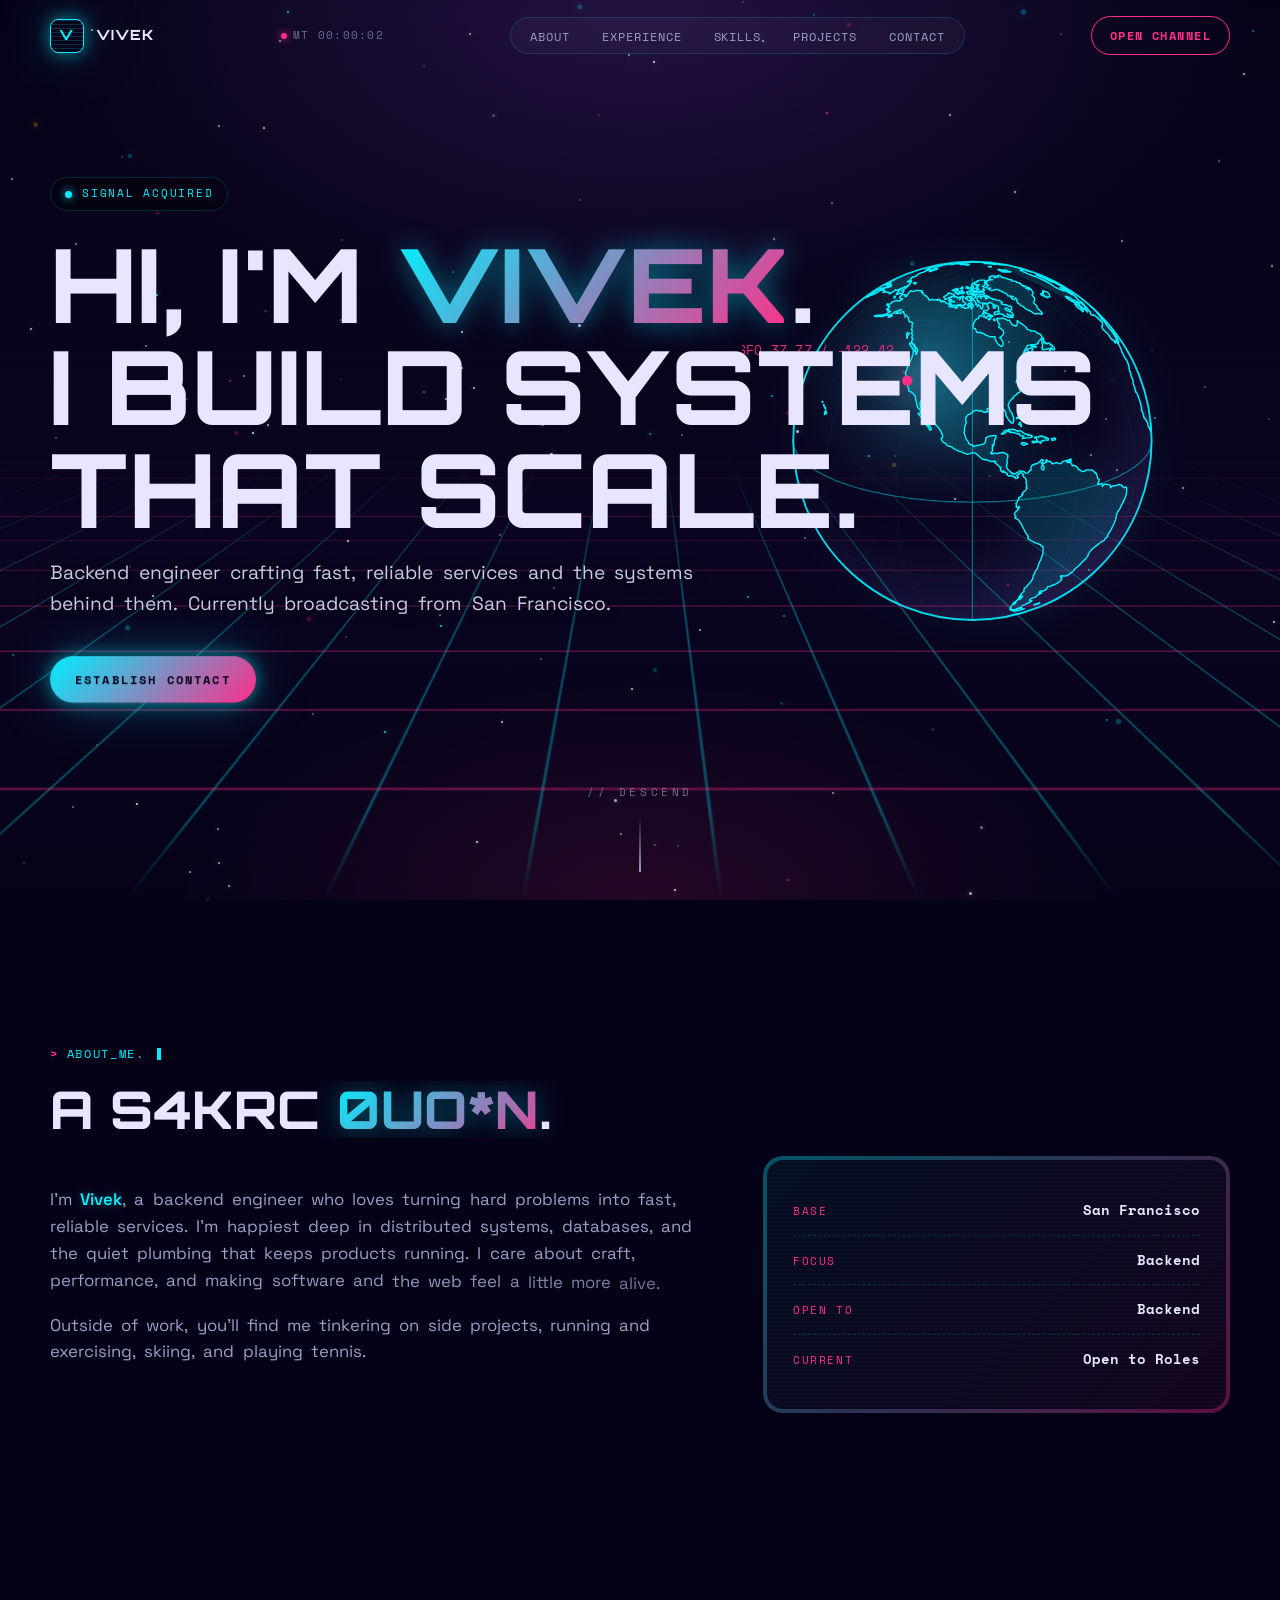
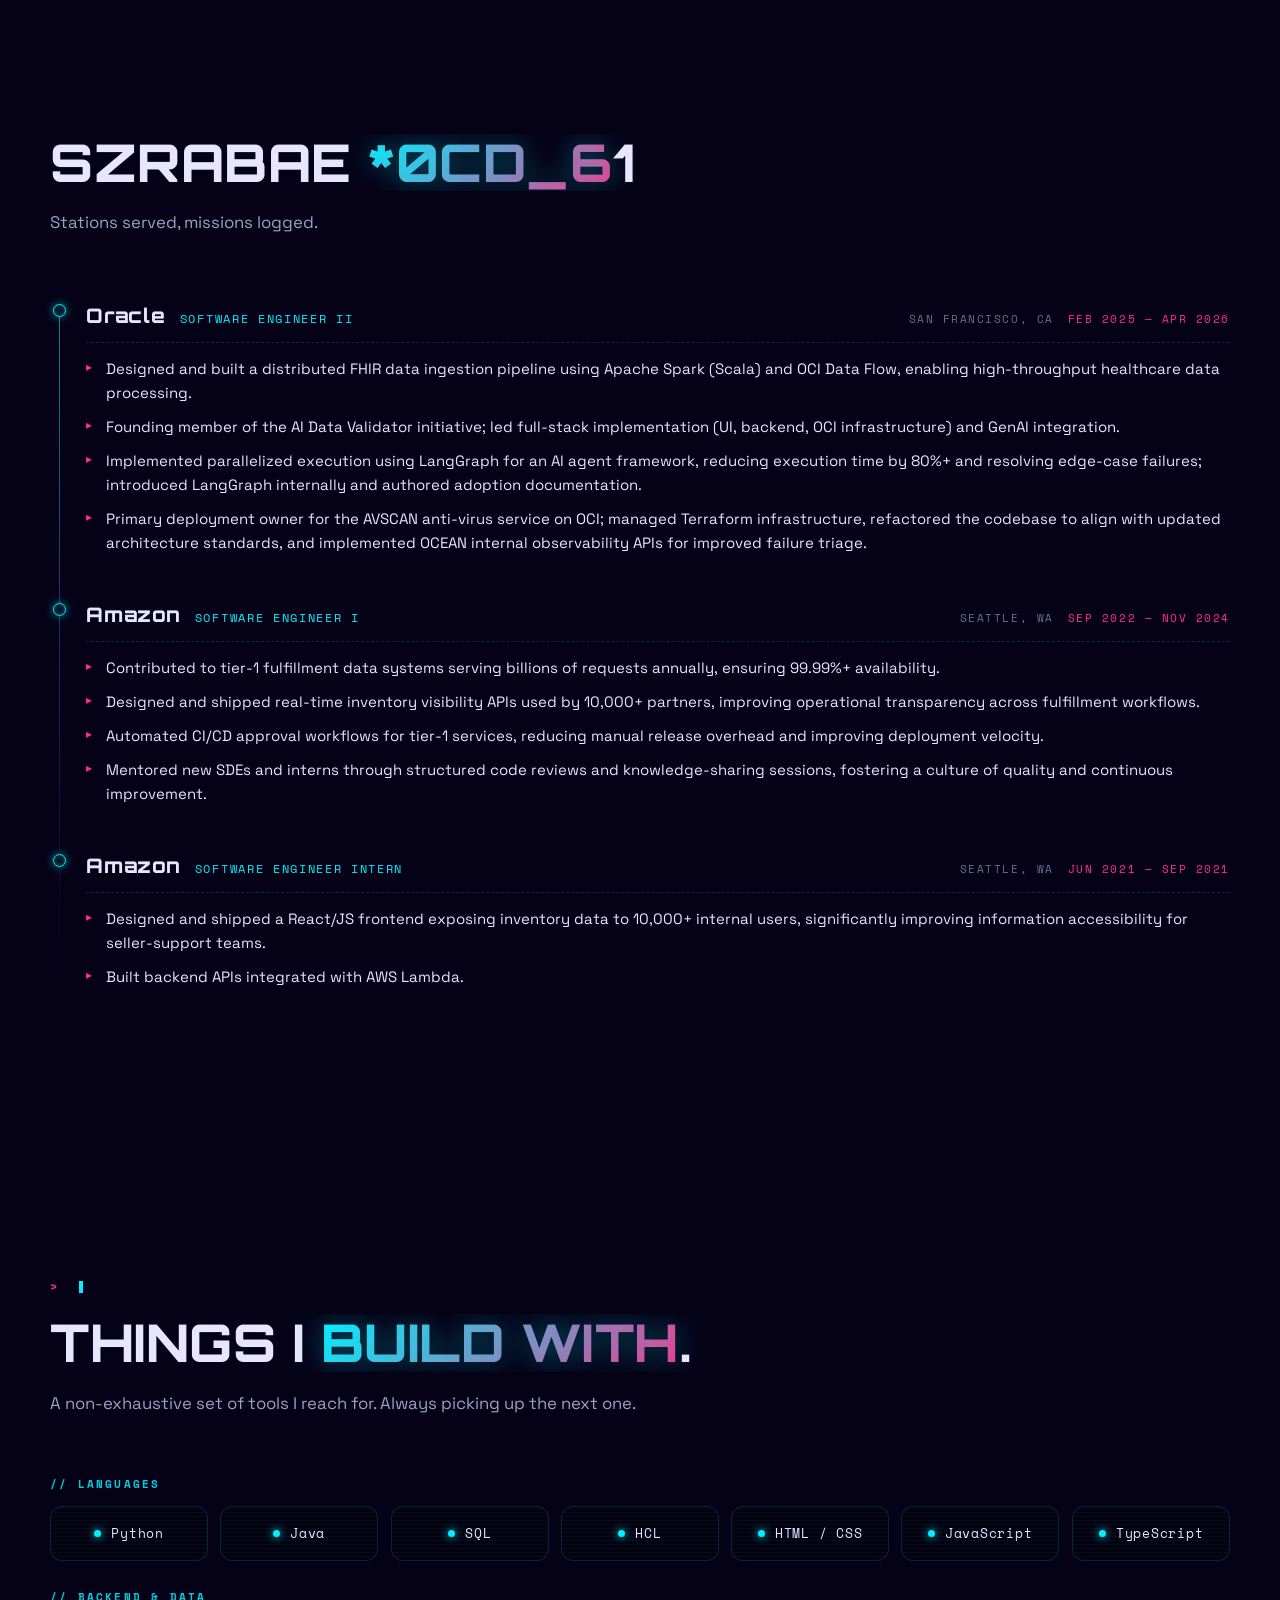
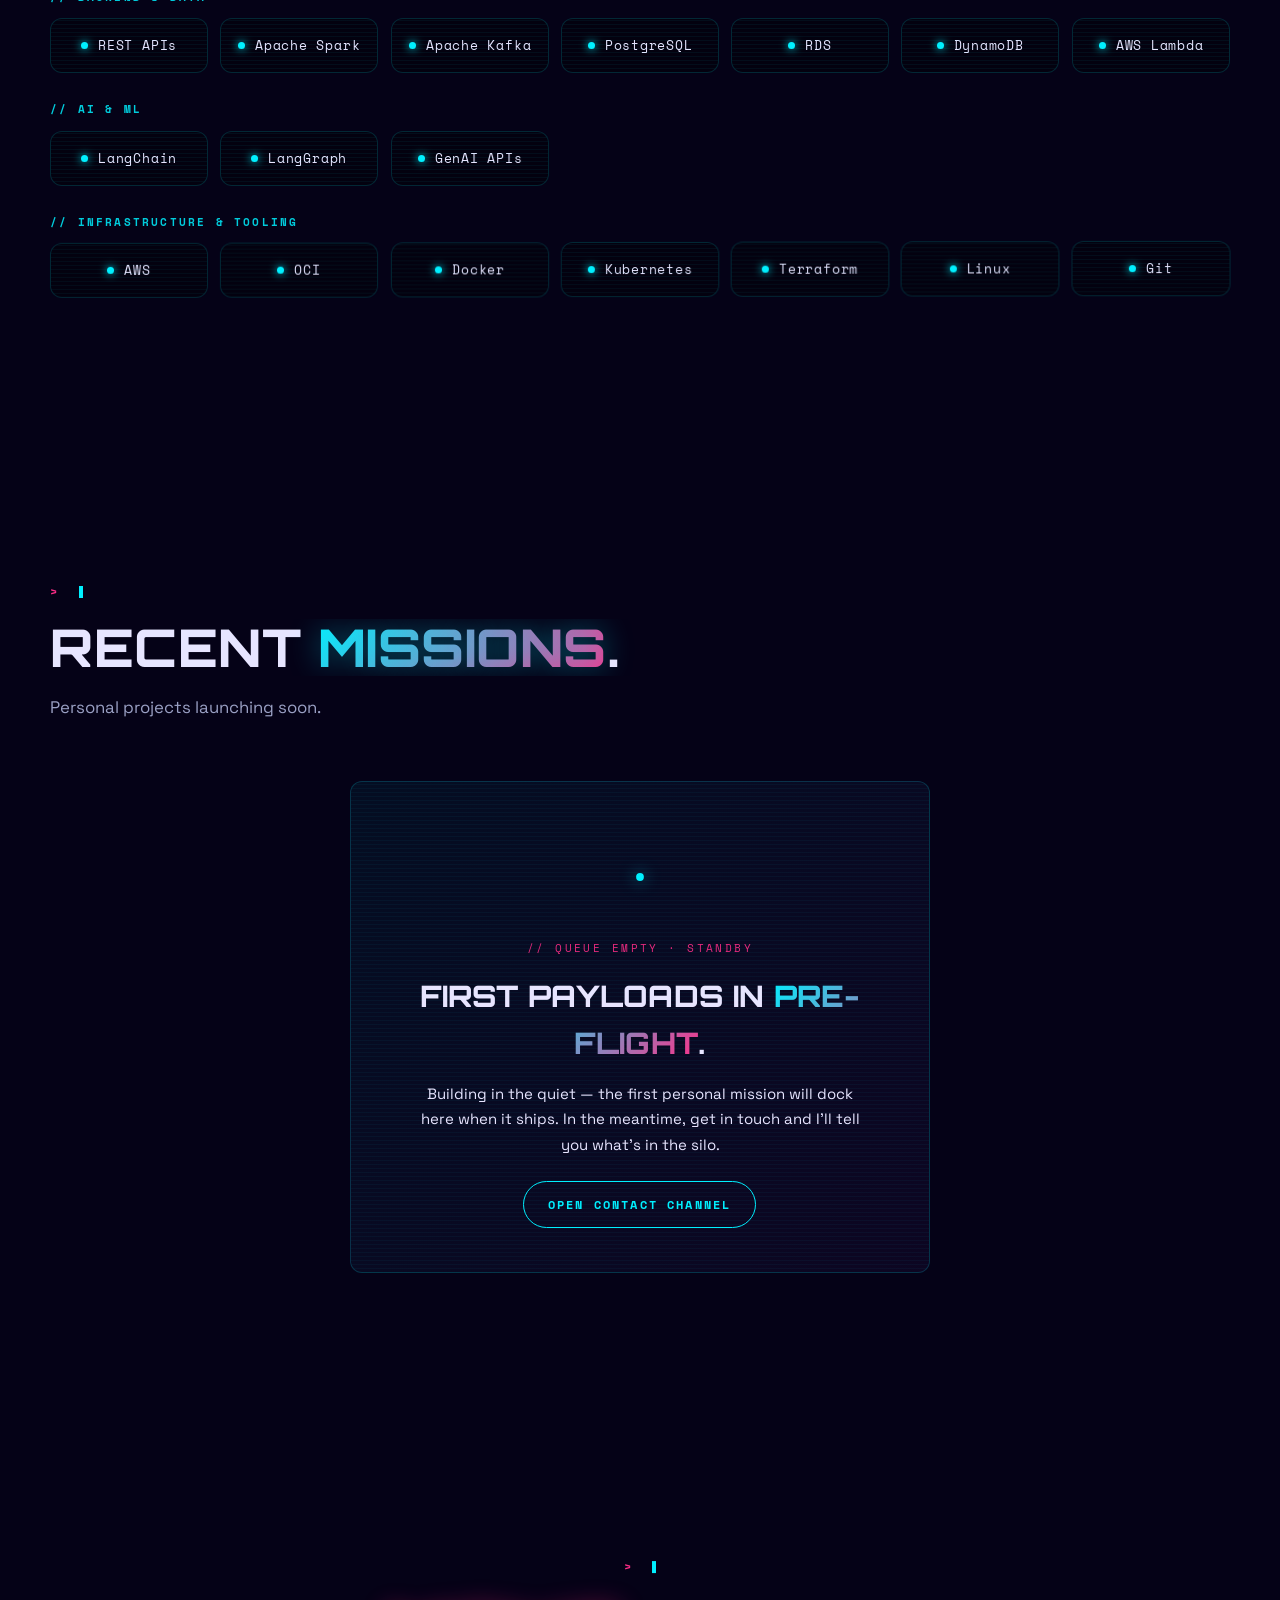
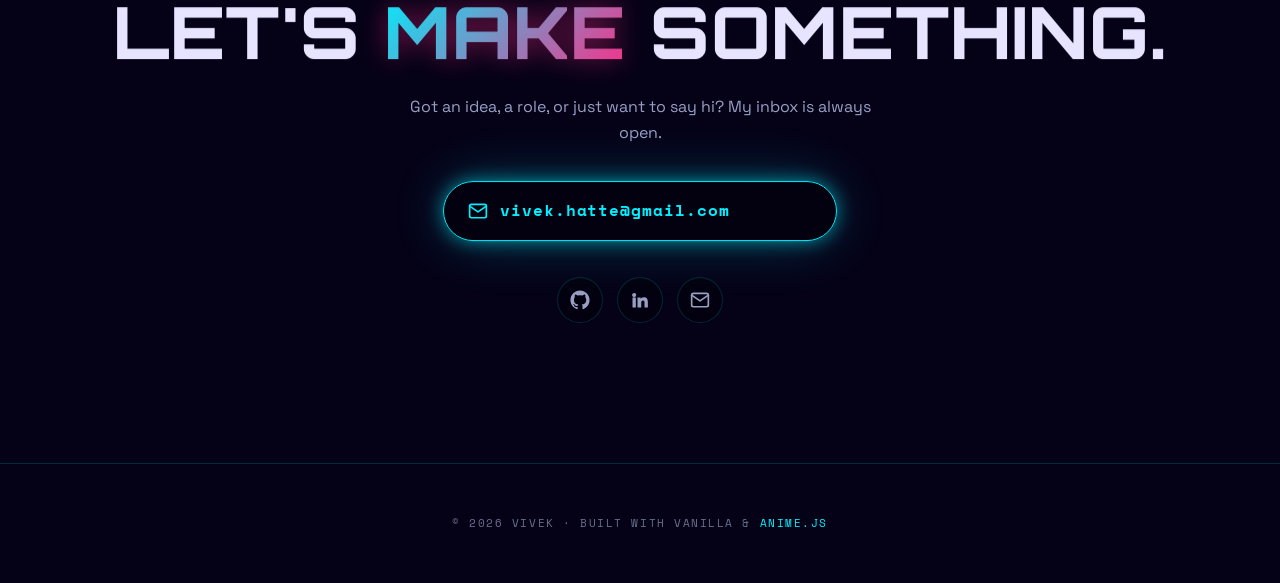
<file: index.html>
<!doctype html>
<html lang="en">
<head>
  <meta charset="utf-8" />
  <meta name="viewport" content="width=device-width, initial-scale=1, viewport-fit=cover" />
  <meta name="theme-color" content="#050217" />
  <meta name="description" content="Vivek — Backend Engineer. Portfolio, projects, and contact." />
  <meta property="og:title" content="Vivek — Backend Engineer" />
  <meta property="og:description" content="Portfolio, projects, and contact." />
  <meta property="og:type" content="website" />
  <title>Vivek // Backend Engineer</title>

  <link rel="icon" type="image/svg+xml" href="favicon.svg" />
  <link rel="preconnect" href="https://fonts.googleapis.com" />
  <link rel="preconnect" href="https://fonts.gstatic.com" crossorigin />
  <link rel="preload" as="style" href="https://fonts.googleapis.com/css2?family=Orbitron:wght@500;700;800;900&family=Space+Grotesk:wght@400;500;600;700&family=Space+Mono:wght@400;700&display=swap" />
  <link rel="stylesheet" href="https://fonts.googleapis.com/css2?family=Orbitron:wght@500;700;800;900&family=Space+Grotesk:wght@400;500;600;700&family=Space+Mono:wght@400;700&display=swap" />

  <link rel="preload" as="style" href="assets/css/main.css" />
  <link rel="stylesheet" href="assets/css/main.css" />

  <style>
    /* critical inline CSS for first paint */
    body { background: #050217; color: #e7e5ff; margin: 0; font-family: 'Space Grotesk', system-ui, sans-serif; }
    .no-js .hero__title .char,
    .no-js .hero__tag,
    .no-js .hero__subtitle,
    .no-js .hero__subtitle .word,
    .no-js .hero__actions,
    .no-js .hero__scroll,
    .no-js .skill,
    .no-js .project,
    .no-js .reveal { opacity: 1 !important; transform: none !important; }
  </style>
  <script>document.documentElement.classList.add('js');</script>
</head>
<body>

  <!-- ============ Global starfield (JS-populated) ============ -->
  <div class="starfield" id="starfield" aria-hidden="true"></div>

  <!-- ============ Navigation ============ -->
  <header class="nav" id="nav">
    <div class="container nav__inner">
      <a href="#top" class="nav__logo" aria-label="Home">
        <span class="nav__logo-mark" aria-hidden="true">V</span>
        <span data-text-flicker>VIVEK</span>
      </a>
      <span class="nav__clock" id="mission-clock" aria-hidden="true">
        <span class="nav__clock-dot"></span>
        <span id="mission-clock-text">MT 00:00:00</span>
      </span>
      <nav>
        <button class="nav__toggle" type="button" aria-controls="primary-nav" aria-expanded="false" aria-label="Open navigation menu">
          <span class="nav__toggle-bar" aria-hidden="true"></span>
          <span class="nav__toggle-bar" aria-hidden="true"></span>
          <span class="nav__toggle-bar" aria-hidden="true"></span>
        </button>
        <ul class="nav__links" id="primary-nav">
          <li><a href="#about">About</a></li>
          <li><a href="#experience">Experience</a></li>
          <li><a href="#skills">Skills</a></li>
          <li><a href="#projects">Projects</a></li>
          <li><a href="#contact">Contact</a></li>
        </ul>
      </nav>
      <a href="#contact" class="nav__cta" data-magnetic>Open Channel</a>
    </div>
  </header>

  <main id="top">

    <!-- ============ Hero ============ -->
    <section class="hero" aria-labelledby="hero-title">
      <!-- wireframe Earth (with SF ping) + orbit + grid floor + particles -->
      <svg class="hero__planet" viewBox="-72 -72 144 144" aria-hidden="true" focusable="false">
        <defs>
          <radialGradient id="earth-grad" cx="38%" cy="32%" r="75%">
            <stop offset="0%" stop-color="rgba(80, 200, 240, 0.32)" />
            <stop offset="55%" stop-color="rgba(11, 11, 30, 0.0)" />
            <stop offset="100%" stop-color="rgba(168, 85, 247, 0.18)" />
          </radialGradient>
          <clipPath id="earth-clip">
            <circle cx="0" cy="0" r="56" />
          </clipPath>
        </defs>
        <circle class="hero__planet-sphere" cx="0" cy="0" r="56" />
        <!-- generated from Natural Earth 110m, center=(-95, 20), R=56 -->
        <g class="hero__planet-grid" clip-path="url(#earth-clip)">
          <path d="M-21.1 51.9L-20.5 52.1L-19.8 52.3L-19.1 52.6L-18.4 52.8L-17.6 53.0L-16.9 53.2L-16.1 53.4L-15.2 53.6L-14.4 53.8L-13.6 53.9L-12.7 54.1L-11.8 54.3L-10.9 54.4L-10.0 54.5L-9.1 54.6L-8.2 54.7L-7.2 54.8L-6.3 54.9L-5.3 55.0L-4.4 55.0L-3.4 55.1L-2.4 55.1L-1.5 55.1L-0.5 55.1L0.5 55.1L1.5 55.1L2.4 55.1L3.4 55.1L4.4 55.0L5.3 55.0L6.3 54.9L7.2 54.8L8.2 54.7L9.1 54.6L10.0 54.5L10.9 54.4L11.8 54.3L12.7 54.1L13.6 53.9L14.4 53.8L15.2 53.6L16.1 53.4L16.9 53.2L17.6 53.0L18.4 52.8L19.1 52.6L19.8 52.3L20.5 52.1L21.1 51.9" />
          <path d="M-47.3 30.0L-46.8 30.6L-46.4 31.2L-45.9 31.7L-45.3 32.3L-44.6 32.8L-44.0 33.3L-43.2 33.8L-42.4 34.4L-41.6 34.9L-40.7 35.3L-39.7 35.8L-38.7 36.3L-37.7 36.7L-36.6 37.2L-35.5 37.6L-34.3 38.0L-33.1 38.4L-31.8 38.8L-30.5 39.2L-29.2 39.6L-27.8 39.9L-26.4 40.2L-25.0 40.5L-23.5 40.8L-22.0 41.1L-20.5 41.3L-18.9 41.6L-17.4 41.8L-15.8 42.0L-14.2 42.2L-12.6 42.3L-10.9 42.5L-9.3 42.6L-7.6 42.7L-5.9 42.8L-4.2 42.8L-2.5 42.9L-0.8 42.9L0.8 42.9L2.5 42.9L4.2 42.8L5.9 42.8L7.6 42.7L9.3 42.6L10.9 42.5L12.6 42.3L14.2 42.2L15.8 42.0L17.4 41.8L18.9 41.6L20.5 41.3L22.0 41.1L23.5 40.8L25.0 40.5L26.4 40.2L27.8 39.9L29.2 39.6L30.5 39.2L31.8 38.8L33.1 38.4L34.3 38.0L35.5 37.6L36.6 37.2L37.7 36.7L38.7 36.3L39.7 35.8L40.7 35.3L41.6 34.9L42.4 34.4L43.2 33.8L44.0 33.3L44.6 32.8L45.3 32.3L45.9 31.7L46.4 31.2L46.8 30.6L47.3 30.0" />
          <path d="M-55.8 1.7L-55.6 2.3L-55.3 3.0L-55.0 3.7L-54.6 4.3L-54.1 5.0L-53.6 5.6L-52.9 6.2L-52.3 6.9L-51.5 7.5L-50.8 8.1L-49.9 8.7L-49.0 9.3L-48.0 9.9L-47.0 10.4L-45.9 11.0L-44.7 11.5L-43.5 12.1L-42.3 12.6L-41.0 13.1L-39.6 13.5L-38.2 14.0L-36.7 14.5L-35.2 14.9L-33.7 15.3L-32.1 15.7L-30.5 16.1L-28.8 16.4L-27.1 16.8L-25.4 17.1L-23.7 17.4L-21.9 17.6L-20.1 17.9L-18.2 18.1L-16.4 18.3L-14.5 18.5L-12.6 18.7L-10.7 18.8L-8.8 18.9L-6.8 19.0L-4.9 19.1L-2.9 19.1L-1.0 19.2L1.0 19.2L2.9 19.1L4.9 19.1L6.8 19.0L8.8 18.9L10.7 18.8L12.6 18.7L14.5 18.5L16.4 18.3L18.2 18.1L20.1 17.9L21.9 17.6L23.7 17.4L25.4 17.1L27.1 16.8L28.8 16.4L30.5 16.1L32.1 15.7L33.7 15.3L35.2 14.9L36.7 14.5L38.2 14.0L39.6 13.5L41.0 13.1L42.3 12.6L43.5 12.1L44.7 11.5L45.9 11.0L47.0 10.4L48.0 9.9L49.0 9.3L49.9 8.7L50.8 8.1L51.5 7.5L52.3 6.9L52.9 6.2L53.6 5.6L54.1 5.0L54.6 4.3L55.0 3.7L55.3 3.0L55.6 2.3L55.8 1.7L55.9 1.0L56.0 0.3M-56.0 0.3L-55.9 1.0L-55.8 1.7" />
          <path d="M-48.3 -24.9L-48.1 -24.3L-47.9 -23.7L-47.6 -23.1L-47.3 -22.6L-46.8 -22.0L-46.4 -21.5L-45.9 -20.9L-45.3 -20.4L-44.6 -19.8L-44.0 -19.3L-43.2 -18.8L-42.4 -18.3L-41.6 -17.8L-40.7 -17.3L-39.7 -16.8L-38.7 -16.3L-37.7 -15.9L-36.6 -15.4L-35.5 -15.0L-34.3 -14.6L-33.1 -14.2L-31.8 -13.8L-30.5 -13.4L-29.2 -13.1L-27.8 -12.7L-26.4 -12.4L-25.0 -12.1L-23.5 -11.8L-22.0 -11.5L-20.5 -11.3L-18.9 -11.0L-17.4 -10.8L-15.8 -10.6L-14.2 -10.4L-12.6 -10.3L-10.9 -10.1L-9.3 -10.0L-7.6 -9.9L-5.9 -9.8L-4.2 -9.8L-2.5 -9.7L-0.8 -9.7L0.8 -9.7L2.5 -9.7L4.2 -9.8L5.9 -9.8L7.6 -9.9L9.3 -10.0L10.9 -10.1L12.6 -10.3L14.2 -10.4L15.8 -10.6L17.4 -10.8L18.9 -11.0L20.5 -11.3L22.0 -11.5L23.5 -11.8L25.0 -12.1L26.4 -12.4L27.8 -12.7L29.2 -13.1L30.5 -13.4L31.8 -13.8L33.1 -14.2L34.3 -14.6L35.5 -15.0L36.6 -15.4L37.7 -15.9L38.7 -16.3L39.7 -16.8L40.7 -17.3L41.6 -17.8L42.4 -18.3L43.2 -18.8L44.0 -19.3L44.6 -19.8L45.3 -20.4L45.9 -20.9L46.4 -21.5L46.8 -22.0L47.3 -22.6L47.6 -23.1L47.9 -23.7L48.1 -24.3L48.3 -24.9L48.4 -25.4L48.5 -26.0L48.5 -26.6L48.4 -27.2L48.3 -27.8L48.1 -28.3L47.9 -28.9L47.6 -29.5M-47.6 -29.5L-47.9 -28.9L-48.1 -28.3L-48.3 -27.8L-48.4 -27.2L-48.5 -26.6L-48.5 -26.0L-48.4 -25.4L-48.3 -24.9" />
          <path d="M-27.9 -44.7L-27.8 -44.4L-27.7 -44.1L-27.5 -43.7L-27.3 -43.4L-27.0 -43.1L-26.8 -42.8L-26.5 -42.5L-26.1 -42.1L-25.8 -41.8L-25.4 -41.5L-24.9 -41.2L-24.5 -40.9L-24.0 -40.6L-23.5 -40.4L-22.9 -40.1L-22.4 -39.8L-21.8 -39.5L-21.1 -39.3L-20.5 -39.0L-19.8 -38.8L-19.1 -38.6L-18.4 -38.3L-17.6 -38.1L-16.9 -37.9L-16.1 -37.7L-15.2 -37.5L-14.4 -37.4L-13.6 -37.2L-12.7 -37.0L-11.8 -36.9L-10.9 -36.8L-10.0 -36.6L-9.1 -36.5L-8.2 -36.4L-7.2 -36.3L-6.3 -36.2L-5.3 -36.2L-4.4 -36.1L-3.4 -36.1L-2.4 -36.0L-1.5 -36.0L-0.5 -36.0L0.5 -36.0L1.5 -36.0L2.4 -36.0L3.4 -36.1L4.4 -36.1L5.3 -36.2L6.3 -36.2L7.2 -36.3L8.2 -36.4L9.1 -36.5L10.0 -36.6L10.9 -36.8L11.8 -36.9L12.7 -37.0L13.6 -37.2L14.4 -37.4L15.2 -37.5L16.1 -37.7L16.9 -37.9L17.6 -38.1L18.4 -38.3L19.1 -38.6L19.8 -38.8L20.5 -39.0L21.1 -39.3L21.8 -39.5L22.4 -39.8L22.9 -40.1L23.5 -40.4L24.0 -40.6L24.5 -40.9L24.9 -41.2L25.4 -41.5L25.8 -41.8L26.1 -42.1L26.5 -42.5L26.8 -42.8L27.0 -43.1L27.3 -43.4L27.5 -43.7L27.7 -44.1L27.8 -44.4L27.9 -44.7L28.0 -45.1L28.0 -45.4L28.0 -45.7L28.0 -46.1L27.9 -46.4L27.8 -46.7L27.7 -47.1L27.5 -47.4L27.3 -47.7L27.0 -48.1L26.8 -48.4L26.5 -48.7L26.1 -49.0L25.8 -49.3L25.4 -49.6L24.9 -49.9L24.5 -50.2L24.0 -50.5L23.5 -50.8L22.9 -51.1L22.4 -51.3L21.8 -51.6M-21.8 -51.6L-22.4 -51.3L-22.9 -51.1L-23.5 -50.8L-24.0 -50.5L-24.5 -50.2L-24.9 -49.9L-25.4 -49.6L-25.8 -49.3L-26.1 -49.0L-26.5 -48.7L-26.8 -48.4L-27.0 -48.1L-27.3 -47.7L-27.5 -47.4L-27.7 -47.1L-27.8 -46.7L-27.9 -46.4L-28.0 -46.1L-28.0 -45.7L-28.0 -45.4L-28.0 -45.1L-27.9 -44.7" />
          <path d="M-54.4 13.5L-54.8 11.7L-55.1 9.9L-55.4 8.1L-55.6 6.2L-55.7 4.4L-55.8 2.6L-55.8 0.8L-55.7 -1.1L-55.6 -2.9L-55.4 -4.8L-55.1 -6.6L-54.8 -8.4L-54.4 -10.2L-53.9 -12.0L-53.3 -13.8L-52.7 -15.6L-52.1 -17.3L-51.4 -19.0L-50.6 -20.7L-49.7 -22.4L-48.8 -24.1L-47.8 -25.7L-46.8 -27.3L-45.7 -28.8L-44.6 -30.3L-43.4 -31.8L-42.1 -33.3L-40.8 -34.7L-39.4 -36.0L-38.0 -37.3L-36.6 -38.6L-35.1 -39.8L-33.6 -41.0L-32.0 -42.1L-30.4 -43.2L-28.7 -44.2L-27.0 -45.2L-25.3 -46.1L-23.6 -47.0L-21.8 -47.8L-20.0 -48.5L-18.2 -49.2L-16.3 -49.8L-14.4 -50.4L-12.5 -50.9L-10.6 -51.3L-8.7 -51.7L-6.8 -52.0L-4.9 -52.3" />
          <path d="M-25.0 50.1L-26.3 49.4L-27.6 48.6L-28.9 47.8L-30.1 46.9L-31.3 46.0L-32.4 45.0L-33.5 43.9L-34.6 42.8L-35.6 41.7L-36.6 40.4L-37.6 39.2L-38.5 37.9L-39.3 36.5L-40.1 35.1L-40.9 33.7L-41.6 32.2L-42.2 30.7L-42.8 29.1L-43.4 27.5L-43.9 25.9L-44.3 24.2L-44.7 22.5L-45.0 20.8L-45.3 19.1L-45.5 17.3L-45.7 15.5L-45.8 13.7L-45.9 11.9L-45.9 10.1L-45.8 8.2L-45.7 6.4L-45.5 4.5L-45.3 2.6L-45.0 0.7L-44.7 -1.1L-44.3 -3.0L-43.9 -4.9L-43.4 -6.7L-42.8 -8.6L-42.2 -10.4L-41.6 -12.3L-40.9 -14.1L-40.1 -15.9L-39.3 -17.7L-38.5 -19.4L-37.6 -21.2L-36.6 -22.9L-35.6 -24.6L-34.6 -26.2L-33.5 -27.9L-32.4 -29.4L-31.3 -31.0L-30.1 -32.5L-28.9 -34.0L-27.6 -35.4L-26.3 -36.8L-25.0 -38.1L-23.6 -39.4L-22.2 -40.7L-20.8 -41.9L-19.4 -43.0L-17.9 -44.1L-16.4 -45.2L-14.9 -46.2L-13.4 -47.1L-11.9 -48.0L-10.3 -48.8L-8.8 -49.6L-7.2 -50.3L-5.6 -50.9L-4.0 -51.5" />
          <path d="M-9.2 55.2L-10.0 55.0L-10.7 54.8L-11.5 54.4L-12.2 54.0L-12.9 53.6L-13.6 53.1L-14.2 52.5L-14.9 51.8L-15.5 51.1L-16.1 50.3L-16.7 49.5L-17.3 48.6L-17.9 47.6L-18.4 46.6L-18.9 45.5L-19.4 44.4L-19.8 43.2L-20.3 42.0L-20.7 40.7L-21.1 39.4L-21.4 38.0L-21.8 36.5L-22.1 35.1L-22.4 33.5L-22.6 32.0L-22.9 30.4L-23.1 28.8L-23.2 27.1L-23.4 25.4L-23.5 23.6L-23.6 21.9L-23.6 20.1L-23.7 18.3L-23.7 16.4L-23.6 14.6L-23.6 12.7L-23.5 10.8L-23.4 8.9L-23.2 7.0L-23.1 5.1L-22.9 3.1L-22.6 1.2L-22.4 -0.7L-22.1 -2.7L-21.8 -4.6L-21.4 -6.5L-21.1 -8.4L-20.7 -10.3L-20.3 -12.2L-19.8 -14.1L-19.4 -16.0L-18.9 -17.8L-18.4 -19.6L-17.9 -21.4L-17.3 -23.2L-16.7 -24.9L-16.1 -26.6L-15.5 -28.3L-14.9 -30.0L-14.2 -31.6L-13.6 -33.1L-12.9 -34.7L-12.2 -36.2L-11.5 -37.6L-10.7 -39.0L-10.0 -40.4L-9.2 -41.7L-8.5 -42.9L-7.7 -44.1L-6.9 -45.2L-6.1 -46.3L-5.3 -47.4L-4.5 -48.3L-3.7 -49.3L-2.9 -50.1L-2.1 -50.9" />
          <path d="M1.7 56.0L1.9 55.9L2.1 55.8L2.2 55.5L2.4 55.3L2.5 54.9L2.7 54.5L2.8 54.1L2.9 53.5L3.1 52.9L3.2 52.2L3.3 51.5L3.5 50.7L3.6 49.8L3.7 48.9L3.8 47.9L3.9 46.9L4.0 45.8L4.1 44.7L4.2 43.5L4.3 42.2L4.3 40.9L4.4 39.5L4.5 38.1L4.6 36.7L4.6 35.2L4.7 33.6L4.7 32.0L4.8 30.4L4.8 28.8L4.8 27.1L4.8 25.4L4.9 23.6L4.9 21.8L4.9 20.0L4.9 18.2L4.9 16.3L4.9 14.4L4.8 12.5L4.8 10.6L4.8 8.7L4.8 6.8L4.7 4.8L4.7 2.9L4.6 0.9L4.6 -1.0L4.5 -3.0L4.4 -4.9L4.3 -6.9L4.3 -8.8L4.2 -10.7L4.1 -12.7L4.0 -14.6L3.9 -16.4L3.8 -18.3L3.7 -20.1L3.6 -21.9L3.5 -23.7L3.3 -25.5L3.2 -27.2L3.1 -28.9L2.9 -30.5L2.8 -32.2L2.7 -33.7L2.5 -35.3L2.4 -36.8L2.2 -38.2L2.1 -39.6L1.9 -41.0L1.7 -42.3L1.6 -43.5L1.4 -44.7L1.3 -45.9L1.1 -47.0L0.9 -48.0L0.8 -49.0L0.6 -49.9L0.4 -50.8" />
          <path d="M13.6 54.3L14.6 54.0L15.6 53.6L16.5 53.2L17.5 52.7L18.4 52.1L19.3 51.5L20.2 50.8L21.1 50.0L21.9 49.2L22.7 48.3L23.5 47.4L24.2 46.4L25.0 45.3L25.7 44.2L26.3 43.0L26.9 41.8L27.5 40.6L28.1 39.2L28.6 37.9L29.1 36.5L29.6 35.0L30.0 33.5L30.4 32.0L30.7 30.4L31.0 28.8L31.3 27.1L31.5 25.4L31.7 23.7L31.9 22.0L32.0 20.2L32.1 18.4L32.1 16.6L32.1 14.8L32.1 12.9L32.0 11.0L31.9 9.2L31.7 7.3L31.5 5.4L31.3 3.4L31.0 1.5L30.7 -0.4L30.4 -2.3L30.0 -4.2L29.6 -6.1L29.1 -8.0L28.6 -9.9L28.1 -11.8L27.5 -13.7L26.9 -15.5L26.3 -17.3L25.7 -19.1L25.0 -20.9L24.2 -22.7L23.5 -24.4L22.7 -26.1L21.9 -27.8L21.1 -29.4L20.2 -31.0L19.3 -32.6L18.4 -34.1L17.5 -35.6L16.5 -37.0L15.6 -38.4L14.6 -39.8L13.6 -41.1L12.6 -42.3L11.5 -43.5L10.5 -44.6L9.4 -45.7L8.3 -46.8L7.2 -47.7L6.1 -48.7L5.0 -49.5L3.9 -50.3L2.8 -51.1" />
          <path d="M33.3 45.0L34.6 44.0L35.9 42.9L37.1 41.8L38.3 40.6L39.4 39.4L40.5 38.1L41.6 36.8L42.6 35.4L43.5 34.0L44.4 32.6L45.2 31.1L46.0 29.6L46.7 28.0L47.4 26.4L48.0 24.8L48.5 23.1L49.0 21.4L49.5 19.7L49.8 18.0L50.1 16.2L50.4 14.4L50.6 12.7L50.7 10.8L50.7 9.0L50.7 7.2L50.7 5.3L50.6 3.5L50.4 1.6L50.1 -0.2L49.8 -2.1L49.5 -4.0L49.0 -5.8L48.5 -7.6L48.0 -9.5L47.4 -11.3L46.7 -13.1L46.0 -14.9L45.2 -16.7L44.4 -18.4L43.5 -20.2L42.6 -21.9L41.6 -23.6L40.5 -25.2L39.4 -26.8L38.3 -28.4L37.1 -30.0L35.9 -31.5L34.6 -33.0L33.3 -34.4L31.9 -35.8L30.5 -37.2L29.1 -38.5L27.6 -39.7L26.1 -40.9L24.6 -42.1L23.0 -43.2L21.4 -44.3L19.8 -45.3L18.2 -46.2L16.5 -47.1L14.8 -48.0L13.1 -48.7L11.4 -49.5L9.7 -50.1L7.9 -50.7L6.2 -51.2L4.4 -51.7" />
          <path d="M53.9 -15.2L53.3 -17.0L52.7 -18.7L52.1 -20.4L51.4 -22.1L50.6 -23.8L49.7 -25.4L48.8 -27.0L47.8 -28.5L46.8 -30.1L45.7 -31.6L44.6 -33.0L43.4 -34.4L42.1 -35.8L40.8 -37.1L39.4 -38.4L38.0 -39.6L36.6 -40.8L35.1 -41.9L33.6 -43.0L32.0 -44.1L30.4 -45.0L28.7 -46.0L27.0 -46.8L25.3 -47.6L23.6 -48.4L21.8 -49.1L20.0 -49.7L18.2 -50.3L16.3 -50.8L14.4 -51.3L12.5 -51.6L10.6 -52.0L8.7 -52.2L6.8 -52.4L4.9 -52.6" />
          <path d="M23.6 -50.8L22.2 -51.4L20.8 -51.9L19.4 -52.3L17.9 -52.7L16.4 -53.1L14.9 -53.3L13.4 -53.5L11.9 -53.7L10.3 -53.7L8.8 -53.8L7.2 -53.7L5.6 -53.6L4.0 -53.4" />
          <path d="M8.5 -55.3L7.7 -55.4L6.9 -55.4L6.1 -55.3L5.3 -55.2L4.5 -55.0L3.7 -54.7L2.9 -54.3L2.1 -53.9" />
          <path d="M-1.6 -56.0L-1.4 -55.9L-1.3 -55.8L-1.1 -55.6L-0.9 -55.3L-0.8 -55.0L-0.6 -54.6L-0.4 -54.1" />
          <path d="M-12.6 -54.6L-11.5 -54.8L-10.5 -54.9L-9.4 -54.9L-8.3 -54.9L-7.2 -54.8L-6.1 -54.6L-5.0 -54.4L-3.9 -54.1L-2.8 -53.8" />
          <path d="M-31.9 -46.0L-30.5 -46.9L-29.1 -47.7L-27.6 -48.5L-26.1 -49.3L-24.6 -49.9L-23.0 -50.6L-21.4 -51.1L-19.8 -51.6L-18.2 -52.0L-16.5 -52.4L-14.8 -52.7L-13.1 -52.9L-11.4 -53.1L-9.7 -53.2L-7.9 -53.2L-6.2 -53.2L-4.4 -53.1" />
        </g>
        <path class="hero__planet-meridian-major" d="M-55.8 1.7L-55.7 2.0L-55.6 2.3L-55.5 2.7L-55.3 3.0L-55.1 3.3L-55.0 3.7L-54.8 4.0L-54.6 4.3L-54.3 4.6L-54.1 5.0L-53.8 5.3L-53.6 5.6L-53.3 5.9L-52.9 6.2L-52.6 6.6L-52.3 6.9L-51.9 7.2L-51.5 7.5L-51.2 7.8L-50.8 8.1L-50.3 8.4L-49.9 8.7L-49.4 9.0L-49.0 9.3L-48.5 9.6L-48.0 9.9L-47.5 10.1L-47.0 10.4L-46.4 10.7L-45.9 11.0L-45.3 11.3L-44.7 11.5L-44.1 11.8L-43.5 12.1L-42.9 12.3L-42.3 12.6L-41.6 12.8L-41.0 13.1L-40.3 13.3L-39.6 13.5L-38.9 13.8L-38.2 14.0L-37.5 14.2L-36.7 14.5L-36.0 14.7L-35.2 14.9L-34.5 15.1L-33.7 15.3L-32.9 15.5L-32.1 15.7L-31.3 15.9L-30.5 16.1L-29.7 16.2L-28.8 16.4L-28.0 16.6L-27.1 16.8L-26.3 16.9L-25.4 17.1L-24.5 17.2L-23.7 17.4L-22.8 17.5L-21.9 17.6L-21.0 17.8L-20.1 17.9L-19.2 18.0L-18.2 18.1L-17.3 18.2L-16.4 18.3L-15.4 18.4L-14.5 18.5L-13.5 18.6L-12.6 18.7L-11.6 18.7L-10.7 18.8L-9.7 18.9L-8.8 18.9L-7.8 19.0L-6.8 19.0L-5.9 19.0L-4.9 19.1L-3.9 19.1L-2.9 19.1L-2.0 19.1L-1.0 19.2L0.0 19.2L1.0 19.2L2.0 19.1L2.9 19.1L3.9 19.1L4.9 19.1L5.9 19.0L6.8 19.0L7.8 19.0L8.8 18.9L9.7 18.9L10.7 18.8L11.6 18.7L12.6 18.7L13.5 18.6L14.5 18.5L15.4 18.4L16.4 18.3L17.3 18.2L18.2 18.1L19.2 18.0L20.1 17.9L21.0 17.8L21.9 17.6L22.8 17.5L23.7 17.4L24.5 17.2L25.4 17.1L26.3 16.9L27.1 16.8L28.0 16.6L28.8 16.4L29.7 16.2L30.5 16.1L31.3 15.9L32.1 15.7L32.9 15.5L33.7 15.3L34.5 15.1L35.2 14.9L36.0 14.7L36.7 14.5L37.5 14.2L38.2 14.0L38.9 13.8L39.6 13.5L40.3 13.3L41.0 13.1L41.6 12.8L42.3 12.6L42.9 12.3L43.5 12.1L44.1 11.8L44.7 11.5L45.3 11.3L45.9 11.0L46.4 10.7L47.0 10.4L47.5 10.1L48.0 9.9L48.5 9.6L49.0 9.3L49.4 9.0L49.9 8.7L50.3 8.4L50.8 8.1L51.2 7.8L51.5 7.5L51.9 7.2L52.3 6.9L52.6 6.6L52.9 6.2L53.3 5.9L53.6 5.6L53.8 5.3L54.1 5.0L54.3 4.6L54.6 4.3L54.8 4.0L55.0 3.7L55.1 3.3L55.3 3.0L55.5 2.7L55.6 2.3L55.7 2.0L55.8 1.7L55.9 1.3L55.9 1.0L56.0 0.7L56.0 0.3L56.0 0.0M-56.0 -0.0L-56.0 0.3L-56.0 0.7L-55.9 1.0L-55.9 1.3L-55.8 1.7" />
        <path class="hero__planet-meridian-major" d="M0.0 56.0L0.0 56.0L0.0 56.0L0.0 55.9L0.0 55.9L0.0 55.8L0.0 55.7L0.0 55.6L0.0 55.5L0.0 55.3L0.0 55.1L0.0 55.0L0.0 54.8L0.0 54.6L0.0 54.3L0.0 54.1L0.0 53.8L0.0 53.6L0.0 53.3L0.0 52.9L0.0 52.6L0.0 52.3L0.0 51.9L0.0 51.5L0.0 51.2L0.0 50.8L0.0 50.3L0.0 49.9L0.0 49.4L0.0 49.0L0.0 48.5L0.0 48.0L0.0 47.5L0.0 47.0L0.0 46.4L0.0 45.9L0.0 45.3L0.0 44.7L0.0 44.1L0.0 43.5L0.0 42.9L0.0 42.3L0.0 41.6L0.0 41.0L0.0 40.3L0.0 39.6L0.0 38.9L0.0 38.2L0.0 37.5L0.0 36.7L0.0 36.0L0.0 35.2L0.0 34.5L0.0 33.7L0.0 32.9L0.0 32.1L0.0 31.3L0.0 30.5L0.0 29.7L0.0 28.8L0.0 28.0L0.0 27.1L0.0 26.3L0.0 25.4L0.0 24.5L0.0 23.7L0.0 22.8L0.0 21.9L0.0 21.0L0.0 20.1L0.0 19.2L0.0 18.2L0.0 17.3L0.0 16.4L0.0 15.4L0.0 14.5L0.0 13.5L0.0 12.6L0.0 11.6L0.0 10.7L0.0 9.7L0.0 8.8L0.0 7.8L0.0 6.8L0.0 5.9L0.0 4.9L0.0 3.9L0.0 2.9L0.0 2.0L0.0 1.0L0.0 0.0L0.0 -1.0L0.0 -2.0L0.0 -2.9L0.0 -3.9L0.0 -4.9L0.0 -5.9L0.0 -6.8L0.0 -7.8L0.0 -8.8L0.0 -9.7L0.0 -10.7L0.0 -11.6L0.0 -12.6L0.0 -13.5L0.0 -14.5L0.0 -15.4L0.0 -16.4L0.0 -17.3L0.0 -18.2L0.0 -19.2L0.0 -20.1L0.0 -21.0L0.0 -21.9L0.0 -22.8L0.0 -23.7L0.0 -24.5L0.0 -25.4L0.0 -26.3L0.0 -27.1L0.0 -28.0L0.0 -28.8L0.0 -29.7L0.0 -30.5L0.0 -31.3L0.0 -32.1L0.0 -32.9L0.0 -33.7L0.0 -34.5L0.0 -35.2L0.0 -36.0L0.0 -36.7L0.0 -37.5L0.0 -38.2L0.0 -38.9L0.0 -39.6L0.0 -40.3L0.0 -41.0L0.0 -41.6L0.0 -42.3L0.0 -42.9L0.0 -43.5L0.0 -44.1L0.0 -44.7L0.0 -45.3L0.0 -45.9L0.0 -46.4L0.0 -47.0L0.0 -47.5L0.0 -48.0L0.0 -48.5L0.0 -49.0L0.0 -49.4L0.0 -49.9L0.0 -50.3L0.0 -50.8" />
        <g class="hero__planet-land" clip-path="url(#earth-clip)">
          <path d="M14.5 54.1L14.2 54.2L14.0 54.2L13.7 54.3L13.4 54.4L13.0 54.5L12.7 54.5L12.4 54.6L12.3 54.6L12.3 54.6L11.9 54.7L11.6 54.8L11.2 54.9L10.9 54.9M9.8 55.1L9.9 55.1L10.2 55.1L10.6 55.0L10.9 54.9L11.3 54.8L11.7 54.7L12.0 54.7L12.4 54.6L12.7 54.5L13.1 54.4L13.4 54.3L13.8 54.2L14.1 54.2L14.5 54.1L14.9 54.0L15.2 53.9L15.3 53.9L15.0 53.9L14.5 54.1" />
          <path d="M15.1 52.5L15.6 52.6L16.2 52.5L15.7 52.7L15.3 52.8L15.1 52.8L14.8 52.9L14.3 53.1L13.8 53.1L13.5 53.1L13.0 53.2L12.6 53.1L12.2 53.0L11.8 52.8L12.2 52.8L12.7 52.9L13.3 52.9L13.7 52.7L14.1 52.5L14.8 52.3L15.1 52.2L15.1 52.2L15.1 52.4L15.1 52.5" />
          <path d="M20.9 50.6L21.1 50.7L20.8 50.9L20.0 51.1L19.9 51.1L19.3 51.3L19.2 51.2L20.1 50.9L20.4 50.8L20.9 50.6" />
          <path d="M30.9 6.4L30.2 6.6L30.1 6.6L30.3 6.3L30.2 5.9L30.7 5.7L30.8 5.7L30.9 6.4" />
          <path d="M26.1 -0.6L25.9 -0.3L25.3 -0.2L24.9 -0.1L24.8 -0.5L24.8 -0.7L25.5 -0.8L25.9 -0.8L26.1 -0.6" />
          <path d="M16.6 1.2L16.3 1.4L15.8 1.3L15.3 1.0L15.3 0.7L15.7 0.6L15.9 0.6L16.5 0.7L17.0 0.8L17.2 1.1L16.6 1.2" />
          <path d="M20.1 -1.2L20.8 -1.2L20.9 -1.4L21.6 -1.5L22.1 -1.3L22.3 -1.4L22.5 -1.0L23.0 -1.1L23.0 -0.8L23.4 -0.9L23.8 -0.6L23.6 -0.1L23.2 -0.3L22.8 -0.2L22.5 -0.2L22.4 0.0L22.0 0.1L21.9 -0.1L21.6 0.1L21.4 0.8L21.1 0.7L21.1 0.4L20.5 0.3L20.1 0.5L19.5 0.5L19.2 0.7L18.7 0.5L18.7 0.1L19.5 0.2L20.2 0.2L20.4 -0.1L20.0 -0.5L20.0 -0.8L19.4 -0.9L19.6 -1.2L20.1 -1.2" />
          <path d="M-46.1 -8.3L-46.2 -8.2L-46.3 -8.4L-46.2 -8.6L-46.1 -9.0L-46.1 -9.1L-46.0 -9.2L-45.9 -9.4L-45.9 -9.5L-45.9 -9.4L-45.7 -9.2L-45.7 -9.1L-45.6 -8.9L-45.6 -8.5L-45.7 -8.4L-45.9 -8.4L-46.1 -8.3" />
          <path d="M-45.9 -9.9L-46.0 -9.9L-46.0 -10.2L-46.1 -10.3L-46.1 -10.3L-46.0 -10.4L-45.9 -10.2L-45.8 -10.0L-45.9 -9.9" />
          <path d="M-46.0 -10.6L-46.0 -10.5L-46.3 -10.6L-46.2 -10.7L-46.0 -10.6" />
          <path d="M-46.3 -10.9L-46.4 -10.9L-46.4 -10.9L-46.5 -11.1L-46.5 -11.3L-46.5 -11.3L-46.4 -11.4L-46.4 -11.3L-46.3 -10.9" />
          <path d="M-46.8 -12.0L-46.9 -12.0L-47.0 -12.2L-46.9 -12.3L-46.8 -12.3L-46.7 -12.2L-46.8 -12.0" />
          <path d="M13.6 -3.3L14.0 -3.0L14.8 -3.2L15.2 -3.0L16.0 -2.5L16.5 -2.1L16.8 -2.1L17.4 -2.0L17.3 -1.7L18.0 -1.8L18.7 -1.5L18.6 -1.2L18.0 -1.0L17.5 -0.9L16.9 -0.9L15.6 -0.7L16.1 -1.3L15.8 -1.5L15.2 -1.5L14.9 -1.7L14.6 -2.3L14.1 -2.2L13.3 -2.4L13.0 -2.6L11.8 -2.6L11.5 -2.8L11.8 -3.0L10.9 -3.0L10.3 -2.5L10.0 -2.4L9.9 -2.2L9.4 -2.1L9.0 -2.1L9.5 -2.5L9.7 -2.8L10.0 -3.1L10.5 -3.3L11.1 -3.4L11.3 -3.5L12.1 -3.5L12.8 -3.6L13.6 -3.3" />
          <path d="M15.4 -4.5L15.2 -4.4L14.9 -4.9L14.5 -5.2L14.7 -5.8L14.9 -5.8L15.3 -5.0L15.4 -4.5" />
          <path d="M14.8 -7.2L13.9 -6.9L13.8 -7.3L14.2 -7.4L14.7 -7.4L14.8 -7.2" />
          <path d="M15.5 -7.3L15.4 -6.6L15.3 -6.7L15.2 -7.2L14.8 -7.5L14.8 -7.6L15.5 -7.3" />
          <path d="M40.8 -38.2L41.2 -37.9L42.0 -37.0L42.0 -36.9L42.3 -36.6L42.2 -36.7L41.5 -37.5L41.2 -37.8L41.1 -37.9L40.8 -38.2" />
          <path d="M40.2 -38.9L40.7 -38.3L40.7 -38.3L40.3 -38.7L40.0 -39.0L39.7 -39.4L40.2 -38.9" />
          <path d="M20.0 -27.0L20.5 -26.9L21.0 -27.1L20.9 -26.7L20.7 -26.6L19.8 -26.8L19.5 -27.0L19.6 -27.3L20.0 -27.0" />
          <path d="M20.1 -29.3L19.8 -29.2L19.0 -29.3L18.3 -29.6L18.5 -29.7L19.3 -29.6L20.0 -29.4L20.1 -29.3" />
          <path d="M-17.7 -28.3L-18.0 -28.2L-18.8 -28.8L-18.8 -29.1L-19.2 -29.5L-19.2 -29.7L-19.6 -30.0L-19.6 -30.5L-19.5 -30.6L-19.0 -30.4L-18.8 -30.2L-18.3 -30.0L-18.2 -29.7L-18.2 -29.2L-17.7 -28.8L-17.7 -28.3" />
          <path d="M22.3 -31.3L22.3 -30.5L22.5 -30.8L22.9 -30.8L22.9 -30.4L23.5 -30.3L23.6 -30.6L24.2 -30.5L24.4 -29.9L24.7 -30.1L25.0 -29.7L25.5 -29.3L25.7 -28.5L25.5 -28.4L25.1 -28.4L24.8 -29.1L24.6 -29.2L24.4 -28.3L24.1 -28.3L24.2 -28.8L23.6 -28.8L23.1 -28.6L22.1 -28.4L21.8 -28.6L22.0 -29.0L21.7 -29.1L21.9 -29.7L21.7 -31.1L21.7 -31.7L21.9 -32.0L22.2 -32.1L22.2 -31.8L22.3 -31.3" />
          <path d="M-20.1 -33.7L-20.1 -33.7L-20.1 -33.7L-20.1 -33.7L-19.6 -33.6L-20.3 -32.8L-20.3 -32.1L-20.5 -32.1L-20.5 -32.6L-20.5 -33.0L-20.6 -33.3L-20.4 -33.6L-20.3 -33.9L-20.1 -33.7" />
          <path d="M34.3 -41.2L34.7 -40.5L34.5 -40.3L33.7 -41.1L32.9 -41.6L32.3 -42.3L32.0 -42.7L32.0 -42.9L32.5 -42.7L33.0 -42.3L33.6 -41.9L34.3 -41.2" />
          <path d="M30.1 -46.7L30.9 -46.2L30.6 -46.3L30.3 -46.5L29.8 -46.9L30.1 -46.7" />
          <path d="M-25.8 -38.7L-26.3 -38.6L-26.3 -38.8L-26.0 -39.2L-25.5 -39.2L-25.3 -39.3L-25.1 -39.1L-25.2 -38.9L-25.8 -38.7" />
          <path d="M29.1 -45.3L30.0 -44.6L29.9 -44.8L29.9 -45.0L30.6 -44.6L31.3 -44.0L31.3 -44.1L32.3 -43.7L32.4 -43.7L33.3 -43.2L33.6 -43.1L33.7 -43.2L34.2 -42.9L34.4 -42.6L34.8 -42.4L35.3 -41.9L35.3 -41.7L35.6 -41.1L35.4 -41.2L35.8 -40.7L35.7 -40.6L36.0 -40.2L35.9 -40.2L35.1 -41.2L34.9 -41.5L34.8 -41.2L34.5 -41.4L34.2 -41.8L33.8 -42.0L33.3 -42.4L33.4 -42.6L32.9 -43.0L32.4 -43.2L32.3 -43.0L32.1 -43.1L31.7 -43.4L31.5 -43.5L31.9 -43.2L31.1 -43.6L30.7 -43.8L29.8 -44.4L29.2 -44.9L29.2 -45.0L29.1 -45.3" />
          <path d="M-26.5 -42.3L-26.7 -42.3L-26.7 -42.6L-26.5 -42.8L-26.2 -42.7L-26.2 -42.6L-26.5 -42.3" />
          <path d="M7.1 -37.9L7.0 -37.5L6.8 -37.6L6.6 -37.8L6.6 -37.8L6.7 -38.1L6.9 -38.1L7.1 -37.9" />
          <path d="M5.8 -38.2L5.4 -37.8L5.1 -37.8L4.9 -38.0L5.2 -38.3L5.8 -38.4L5.8 -38.2" />
          <path d="M-24.1 -45.3L-24.2 -45.1L-24.0 -45.0L-24.2 -44.8L-24.2 -44.6L-24.3 -44.6L-24.5 -44.6L-24.4 -44.8L-24.3 -44.9L-24.5 -45.0L-24.4 -45.1L-24.1 -45.3" />
          <path d="M3.9 -40.2L4.1 -39.9L4.3 -40.0L4.5 -39.8L5.1 -39.6L5.6 -39.4L5.7 -39.1L6.0 -39.2L6.4 -39.0L6.1 -38.7L5.4 -38.9L5.0 -39.2L4.7 -38.8L4.2 -38.3L3.9 -38.8L3.4 -38.7L3.7 -39.0L3.6 -39.6L3.6 -40.2L3.9 -40.2" />
          <path d="M22.1 -47.0L22.6 -46.7L23.3 -46.5L23.9 -46.0L24.2 -45.3L24.3 -45.1L24.0 -45.0L23.4 -44.7L23.2 -45.1L22.5 -45.0L22.5 -45.3L22.3 -45.5L21.8 -45.3L21.4 -45.7L21.4 -46.0L22.2 -45.9L21.9 -46.3L22.2 -46.3L21.9 -46.8L22.1 -47.0" />
          <path d="M7.1 -41.5L6.7 -41.4L6.5 -41.7L6.5 -42.1L6.8 -42.2L7.1 -42.1L7.3 -41.8L7.3 -41.7L7.1 -41.5" />
          <path d="M-21.9 -47.0L-22.1 -46.8L-21.5 -47.1L-21.4 -46.7L-22.0 -46.0L-22.5 -46.0L-22.7 -46.1L-23.6 -45.7L-23.8 -45.7L-23.8 -45.8L-23.6 -46.1L-23.4 -46.4L-23.1 -46.6L-23.0 -46.8L-23.2 -46.9L-22.9 -47.1L-22.5 -47.3L-22.8 -47.3L-23.2 -47.1L-23.6 -47.0L-20.0 -48.5L-20.6 -47.9L-21.4 -47.2L-21.9 -47.0" />
          <path d="M-0.2 -42.3L-0.4 -42.1L-0.9 -42.3L-1.2 -42.2L-1.6 -42.5L-1.3 -42.7L-1.1 -43.0L-0.7 -42.8L-0.5 -42.7L-0.4 -42.6L-0.2 -42.3" />
          <path d="M-18.3 -49.2L-18.4 -49.3L-18.1 -49.4L-17.7 -49.4L-18.3 -49.2" />
          <path d="M-18.2 -49.0L-18.3 -49.2L-17.7 -49.4L-17.6 -49.4L-17.6 -49.3L-17.8 -49.0L-18.0 -49.0L-18.2 -49.0" />
          <path d="M1.5 -42.6L1.6 -41.9L2.0 -42.5L2.5 -42.1L2.5 -41.6L2.9 -41.2L3.2 -41.6L3.3 -42.2L3.2 -42.9L3.7 -42.9L4.2 -42.8L4.7 -42.6L4.9 -42.2L4.7 -41.9L5.1 -41.6L5.1 -41.2L4.5 -40.7L4.0 -40.6L3.6 -40.8L3.5 -40.4L3.3 -39.8L3.2 -39.5L2.8 -39.0L2.2 -39.0L1.9 -38.6L1.9 -38.2L1.4 -38.1L0.8 -37.5L0.4 -36.7L0.2 -36.1L0.2 -35.2L0.9 -35.1L1.2 -34.4L1.4 -33.8L2.2 -33.9L3.2 -33.6L3.7 -33.4L4.2 -33.0L4.9 -32.8L5.5 -32.5L6.4 -32.5L7.1 -32.5L7.1 -31.8L7.5 -31.0L8.1 -30.1L9.1 -29.4L9.5 -29.7L9.6 -30.6L9.0 -31.9L8.5 -32.2L9.2 -32.7L9.7 -33.3L9.8 -33.9L9.6 -34.4L9.0 -35.0L8.2 -35.5L8.5 -36.3L8.1 -37.0L7.6 -38.1L7.8 -38.3L8.6 -38.2L9.1 -38.2L9.4 -38.4L9.9 -38.2L10.6 -37.9L10.8 -37.6L11.6 -37.7L11.9 -37.1L12.5 -36.2L13.0 -36.1L13.6 -35.8L14.0 -36.3L14.0 -37.2L14.0 -37.6L14.7 -37.0L15.9 -36.2L16.9 -35.4L17.0 -34.9L17.9 -34.6L18.5 -34.3L19.4 -34.3L19.8 -34.1L20.4 -33.5L20.8 -33.5L21.2 -33.3L21.8 -32.5L21.6 -32.1L21.4 -31.7L20.8 -31.2L20.5 -30.4L19.7 -30.1L18.5 -30.0L17.7 -29.9L17.1 -29.7L16.9 -29.0L16.4 -28.5L15.9 -27.3L15.5 -26.4L16.0 -26.6L16.5 -27.9L17.5 -28.8L18.3 -29.0L18.9 -28.7L18.6 -28.1L19.2 -27.2L19.7 -26.6L20.6 -26.3L21.5 -26.7L21.6 -27.7L21.9 -27.1L22.5 -26.9L22.0 -26.2L21.0 -25.4L20.5 -24.9L20.1 -24.2L19.6 -24.2L19.3 -24.9L20.0 -25.8L19.1 -25.6L18.5 -25.4L18.7 -25.1L18.2 -24.6L17.6 -24.1L17.0 -23.8L16.9 -23.1L16.8 -23.0L17.0 -22.5L17.3 -22.1L17.6 -22.1L17.4 -22.4L17.7 -22.3L17.7 -22.0L17.3 -21.8L17.0 -21.7L16.5 -21.5L16.2 -21.4L15.9 -21.3L15.4 -21.0L16.3 -21.3L16.6 -21.2L15.7 -20.8L15.2 -20.7L15.2 -20.8L15.1 -20.5L15.3 -20.5L15.3 -19.8L15.0 -19.1L14.9 -19.3L14.7 -19.3L14.4 -19.5L14.7 -19.1L14.9 -18.9L15.0 -18.6L14.8 -18.2L14.6 -17.4L14.5 -17.4L14.6 -18.1L14.1 -18.4L13.9 -19.2L13.8 -18.7L14.1 -18.2L13.6 -18.3L14.2 -18.0L14.4 -17.2L14.6 -17.1L14.7 -16.8L15.0 -15.9L14.7 -15.1L14.0 -14.8L13.5 -14.2L13.2 -14.1L12.8 -13.7L12.8 -13.4L12.0 -12.7L11.6 -12.2L11.3 -11.6L11.2 -10.9L11.5 -10.2L11.8 -9.4L12.3 -8.8L12.4 -8.4L12.9 -7.3L12.9 -6.6L12.9 -6.3L12.8 -5.6L12.5 -5.5L12.1 -5.6L11.9 -6.0L11.6 -6.2L11.0 -7.0L10.6 -7.7L10.4 -8.1L10.5 -8.7L10.2 -9.2L9.5 -10.0L9.2 -10.1L8.4 -9.6L8.2 -9.7L7.8 -10.1L7.2 -10.3L6.3 -10.1L5.5 -10.2L4.9 -10.1L4.6 -10.0L4.7 -9.7L4.7 -9.3L4.9 -9.1L4.8 -9.0L4.4 -9.1L4.1 -8.9L3.5 -8.9L2.9 -9.4L2.1 -9.3L1.5 -9.5L1.0 -9.5L0.3 -9.2L-0.5 -8.5L-1.4 -8.1L-1.8 -7.6L-2.1 -7.2L-2.1 -6.5L-2.0 -6.1L-1.9 -5.7L-1.9 -5.7L-1.9 -5.7L-2.2 -4.9L-2.4 -4.2L-2.5 -2.9L-2.6 -2.4L-2.4 -1.9L-2.2 -1.4L-2.0 -0.6L-1.4 0.1L-1.2 0.7L-0.8 1.1L0.1 1.4L0.5 1.8L1.3 1.5L2.1 1.4L2.7 1.2L3.3 1.1L3.9 0.7L4.1 0.1L4.2 -0.7L4.3 -1.0L4.9 -1.3L5.9 -1.6L6.7 -1.6L7.2 -1.7L7.4 -1.5L7.4 -1.0L7.0 -0.4L6.8 0.2L6.9 0.4L6.8 0.8L6.6 1.6L6.4 1.3L6.2 1.3L6.2 1.5L6.4 1.5L6.4 1.7L6.2 2.2L6.3 2.3L6.2 2.7L6.3 2.8L6.2 3.3L6.0 3.5L5.9 3.6L5.7 3.9L6.0 4.1L6.1 3.9L6.4 4.0L6.5 4.1L6.7 3.9L6.9 3.9L7.0 3.9L7.2 3.9L7.6 4.0L8.0 3.9L8.3 3.8L8.4 3.7L8.7 3.7L8.9 3.8L9.2 3.7L9.4 3.6L9.8 3.7L9.9 3.8L10.2 3.9L10.5 4.1L10.9 4.2L11.1 4.5L11.0 4.6L11.0 4.8L11.1 5.2L10.9 5.5L10.8 5.9L10.8 6.3L10.9 6.6L10.9 7.0L10.8 7.1L10.7 7.5L10.8 7.8L10.6 8.0L10.7 8.3L10.8 8.5L11.1 9.0L11.5 9.3L11.9 9.7L12.3 10.0L12.2 10.2L12.6 10.2L12.7 10.1L13.0 10.4L13.4 10.3L13.8 10.0L14.4 9.7L14.7 9.4L15.2 9.4L15.2 9.5L15.7 9.5L16.1 9.6L16.4 9.9L16.8 10.1L17.3 10.1L17.9 9.3L18.3 9.2L18.3 8.9L18.4 8.0L18.9 7.5L19.4 7.4L19.5 7.2L20.2 7.2L20.9 6.6L21.2 6.4L21.6 5.9L21.9 5.9L22.2 6.1L22.0 6.4L22.0 6.7L21.5 6.9L21.8 7.2L21.8 7.7L21.5 8.4L21.9 9.1L22.3 9.0L22.4 8.2L22.1 7.9L22.0 7.2L23.1 6.7L22.9 6.2L23.2 5.9L23.6 6.5L24.2 6.4L24.8 6.9L24.8 7.2L25.6 7.0L26.5 6.8L27.0 7.1L27.7 7.1L28.1 6.7L28.1 6.5L29.1 6.2L30.1 6.0L29.4 6.4L29.7 6.8L30.4 6.7L31.0 7.1L31.2 7.8L31.6 7.7L32.0 7.8L32.5 8.0L33.0 8.5L33.1 9.0L33.4 9.0L33.9 9.3L34.2 9.6L35.1 9.5L35.2 9.3L35.8 9.1L36.6 9.1L36.8 9.1L37.4 9.2L38.2 9.7L38.3 10.1L38.6 10.0L38.8 10.4L39.2 11.9L39.6 11.9L39.6 12.6L39.1 13.5L39.3 13.7L40.5 13.4L40.6 14.3L41.1 13.6L41.9 13.6L42.9 13.7L43.2 14.1L43.1 14.7L43.8 14.1L45.0 14.0L45.8 13.6L46.6 13.9L47.2 14.6L47.6 14.6L48.0 14.4L48.2 14.6L48.2 15.7L48.2 16.1L47.8 17.7L47.5 18.4L46.6 20.1L46.1 21.2L45.5 22.1L45.4 22.2L45.1 22.9L44.8 24.5L44.3 25.8L44.0 26.4L43.8 26.8L43.3 27.9L42.4 29.2L42.1 30.1L41.5 30.6L41.2 31.1L40.6 31.4L39.6 32.1L39.0 32.6L38.3 33.1L37.4 33.9L36.6 34.8L36.2 35.4L36.2 35.8L35.7 36.5L35.4 36.9L34.8 37.4L33.5 38.8L32.7 39.5L32.1 40.0L31.5 40.7L30.9 41.2L30.4 41.6L29.5 42.2L29.2 42.2L28.8 42.3L28.3 42.2L27.9 42.4L27.7 42.1L27.5 42.5L28.0 42.8L27.7 43.2L27.9 43.3L27.7 43.6L26.6 44.5L25.5 45.0L24.2 45.5L23.5 45.6L23.5 45.8L23.1 46.3L23.0 46.5L22.5 46.8L21.9 47.0L21.4 46.9L21.0 47.1L20.8 47.6L21.1 47.6L21.6 47.4L21.6 47.6L20.9 47.9L20.2 48.3L19.8 48.8L19.4 49.0L18.9 49.1L18.2 49.4L17.8 49.8L18.2 50.0L18.6 50.0L18.1 50.4L17.3 50.7L16.5 51.2L15.8 51.4L15.5 51.6L15.3 52.0L15.4 52.1L15.2 52.1L14.8 52.2L14.4 52.3L13.8 52.5L13.4 52.8L13.2 52.8L12.7 52.8L12.3 52.7L11.8 52.6L11.7 52.4L12.1 52.2L11.9 52.0L12.3 51.4L12.8 51.1L13.6 50.7L12.7 50.7L13.6 50.2L14.2 49.5L14.8 49.6L15.7 48.6L15.3 48.5L14.8 49.1L14.4 49.1L14.9 48.4L15.6 47.5L16.1 47.1L16.1 46.6L16.3 46.0L16.6 45.9L17.4 45.0L18.3 44.0L18.9 43.0L19.0 42.1L19.4 41.6L19.6 40.8L20.3 39.9L20.7 38.6L21.4 37.0L22.0 35.4L22.1 34.1L22.1 33.1L21.4 32.8L21.3 32.5L19.7 31.9L18.3 31.2L17.6 30.8L17.3 30.2L17.5 29.9L16.8 29.0L16.0 27.5L15.2 25.9L14.9 25.5L14.6 24.9L13.9 24.4L13.2 24.1L13.6 23.7L13.1 22.9L13.4 22.3L14.2 21.6L14.7 20.9L14.5 20.5L14.1 21.0L13.6 20.6L13.8 20.4L13.6 19.5L13.9 19.4L14.1 18.8L14.5 18.2L14.4 17.8L14.9 17.6L15.6 17.1L15.4 16.8L15.8 16.7L15.7 16.3L16.0 15.9L16.4 15.8L16.8 15.2L17.1 14.7L16.8 14.5L17.0 13.9L16.7 13.1L16.9 12.8L16.7 12.0L16.4 11.5L16.0 11.3L15.8 10.8L16.0 10.5L15.8 10.5L15.6 10.2L15.1 10.0L14.7 10.1L14.6 10.4L14.2 10.7L14.0 10.7L13.9 11.0L14.4 11.4L14.1 11.6L14.0 11.7L13.5 11.8L13.4 11.3L13.2 11.4L12.9 11.4L12.7 11.0L12.3 11.0L12.1 10.9L11.7 10.9L11.7 11.1L11.6 11.0L11.0 10.8L10.8 10.6L10.9 10.5L10.9 10.3L10.6 10.1L10.3 9.9L9.9 9.8L9.9 9.5L9.6 9.4L9.7 9.6L9.5 9.9L9.3 9.6L9.0 9.5L8.8 9.4L8.8 9.1L8.9 8.7L8.7 8.6L8.9 8.4L8.5 8.1L8.1 7.8L7.9 7.5L7.5 7.2L7.0 6.8L7.1 6.6L7.2 6.7L7.3 6.7L7.1 6.4L6.8 6.3L6.7 6.5L6.2 6.5L5.8 6.5L5.5 6.3L4.9 6.2L4.7 6.0L4.2 5.9L3.6 5.9L3.1 5.7L2.6 5.3L1.5 4.3L1.1 4.0L0.3 3.7L-0.2 3.8L-1.0 4.1L-1.5 4.2L-2.1 4.0L-2.8 3.8L-3.7 3.3L-4.4 3.2L-5.4 2.7L-6.2 2.2L-6.4 1.9L-6.9 1.8L-7.9 1.5L-8.2 1.0L-9.2 0.4L-9.6 -0.2L-9.8 -0.7L-9.5 -0.8L-9.5 -1.1L-9.3 -1.3L-9.3 -1.7L-9.6 -2.1L-9.6 -2.5L-9.9 -3.0L-10.6 -4.1L-11.4 -4.9L-11.7 -5.5L-12.4 -6.0L-12.6 -6.2L-12.4 -6.8L-12.8 -7.1L-13.2 -7.6L-13.3 -8.3L-13.8 -8.4L-14.2 -9.0L-14.5 -9.5L-14.5 -9.8L-14.8 -10.5L-15.0 -11.3L-14.9 -11.7L-15.4 -12.1L-15.7 -12.1L-16.1 -12.4L-16.3 -12.0L-16.3 -11.6L-16.3 -10.8L-16.1 -10.4L-15.6 -9.7L-15.5 -9.5L-15.4 -9.4L-15.3 -9.0L-15.2 -9.0L-15.1 -8.4L-14.9 -8.1L-14.8 -7.8L-14.3 -7.2L-14.1 -6.3L-13.9 -5.8L-13.8 -5.4L-13.8 -4.8L-13.4 -4.8L-13.1 -4.3L-12.8 -3.8L-12.8 -3.7L-13.2 -3.3L-13.4 -3.4L-13.6 -4.0L-14.1 -4.6L-14.6 -5.1L-15.0 -5.4L-14.9 -6.1L-15.0 -6.6L-15.3 -7.0L-15.8 -7.5L-16.0 -7.4L-16.1 -7.6L-16.6 -7.9L-17.0 -8.6L-16.9 -8.6L-16.6 -8.5L-16.2 -8.8L-16.1 -9.3L-16.7 -10.0L-17.1 -10.4L-17.3 -11.0L-17.4 -11.6L-17.6 -12.5L-17.8 -13.3L-17.8 -13.8L-18.2 -14.4L-18.5 -14.6L-18.5 -14.9L-18.9 -15.0L-19.1 -15.3L-19.8 -15.5L-19.9 -15.7L-19.9 -16.2L-20.3 -17.2L-20.5 -18.6L-20.4 -18.8L-20.7 -19.2L-20.9 -20.0L-20.8 -20.8L-21.0 -21.3L-20.6 -22.0L-20.3 -22.8L-20.3 -23.5L-19.7 -24.3L-19.0 -25.8L-18.6 -27.0L-18.5 -27.7L-18.5 -28.1L-18.4 -28.3L-17.6 -27.8L-17.7 -27.0L-17.4 -27.2L-17.2 -27.9L-17.2 -28.6L-17.2 -28.6L-18.0 -29.6L-18.2 -30.1L-19.0 -30.6L-18.9 -31.4L-18.6 -31.8L-19.0 -32.3L-18.7 -32.9L-19.0 -33.6L-18.8 -34.0L-18.8 -34.4L-19.1 -34.7L-18.8 -35.4L-18.9 -36.1L-18.6 -36.8L-19.0 -37.0L-19.6 -37.2L-19.9 -37.5L-20.0 -38.5L-20.2 -38.7L-20.6 -39.2L-21.1 -39.3L-21.4 -39.8L-21.5 -40.3L-22.0 -40.3L-22.4 -39.8L-22.6 -39.8L-23.1 -39.9L-23.5 -39.8L-24.0 -39.8L-23.6 -40.2L-22.8 -40.7L-22.3 -40.8L-22.2 -41.0L-22.9 -40.8L-23.6 -40.5L-24.5 -40.2L-24.6 -39.8L-25.4 -39.5L-26.0 -39.4L-26.5 -39.4L-26.8 -39.2L-27.6 -39.1L-28.0 -38.8L-28.6 -38.8L-28.7 -38.9L-29.1 -38.9L-29.6 -38.9L-30.0 -38.8L-30.6 -38.9L-30.5 -39.1L-29.9 -39.2L-29.5 -39.2L-28.9 -39.3L-28.5 -39.2L-28.1 -39.4L-27.3 -39.5L-27.1 -39.6L-26.7 -39.7L-26.1 -40.2L-25.5 -40.4L-26.0 -40.4L-26.0 -40.6L-26.4 -40.4L-26.1 -40.9L-26.5 -40.7L-26.2 -41.0L-26.7 -41.0L-26.8 -41.1L-26.4 -41.4L-26.0 -41.6L-25.9 -41.9L-26.3 -42.0L-26.0 -42.4L-26.0 -42.6L-25.5 -42.9L-25.3 -43.3L-24.8 -43.5L-24.2 -43.7L-23.7 -43.9L-23.5 -43.9L-23.5 -43.7L-23.0 -43.8L-23.0 -43.7L-22.6 -43.7L-22.2 -44.0L-22.2 -44.2L-21.8 -44.3L-21.9 -44.3L-22.2 -44.4L-22.4 -44.3L-22.4 -44.5L-22.7 -44.6L-22.7 -45.0L-22.4 -45.2L-22.1 -45.7L-21.6 -45.7L-20.8 -45.6L-20.7 -45.5L-21.2 -45.3L-20.8 -45.0L-20.4 -45.4L-20.3 -45.8L-20.0 -46.1L-19.7 -46.4L-19.6 -46.7L-19.1 -46.9L-18.9 -46.7L-18.3 -46.7L-17.9 -46.9L-17.3 -47.0L-17.1 -47.0L-16.5 -47.0L-16.4 -46.9L-15.7 -46.9L-15.7 -46.7L-15.9 -46.4L-15.7 -46.5L-15.5 -46.3L-15.6 -46.2L-15.5 -46.0L-15.2 -45.9L-15.1 -45.6L-14.7 -45.4L-14.7 -45.2L-14.3 -45.2L-14.1 -44.9L-14.0 -44.7L-13.7 -44.5L-13.6 -44.1L-13.4 -43.9L-12.9 -44.1L-12.4 -44.2L-12.1 -44.0L-11.4 -44.1L-10.8 -44.2L-10.9 -43.9L-10.5 -44.0L-10.2 -44.2L-10.1 -44.1L-10.0 -43.5L-9.3 -43.8L-9.6 -43.4L-9.2 -43.4L-9.0 -43.6L-8.6 -43.5L-8.3 -43.1L-7.7 -42.8L-7.3 -42.6L-7.0 -42.6L-6.7 -42.3L-7.3 -42.0L-6.7 -41.8L-5.8 -41.8L-5.4 -41.8L-5.2 -41.4L-4.7 -41.7L-4.9 -42.0L-4.6 -42.2L-4.2 -42.2L-3.9 -42.3L-3.7 -42.1L-3.4 -41.7L-3.0 -41.8L-2.4 -41.4L-1.8 -41.5L-1.3 -41.5L-1.3 -41.9L-1.0 -42.0L-0.4 -41.8L-0.4 -41.2L-0.2 -41.7L0.1 -41.7L0.3 -42.3L-0.1 -42.7L-0.5 -43.0L-0.4 -43.6L-0.1 -44.1L0.3 -44.0L0.7 -43.7L1.2 -43.0L0.9 -42.7L1.5 -42.6" />
          <path d="M-5.3 -45.1L-5.6 -44.9L-4.9 -45.0L-4.7 -44.6L-4.2 -44.9L-4.0 -44.7L-4.0 -44.1L-3.8 -44.3L-3.8 -44.9L-3.5 -45.0L-3.3 -44.9L-3.0 -44.6L-3.0 -44.0L-3.0 -43.6L-2.5 -43.3L-2.0 -42.9L-2.1 -42.7L-2.6 -42.6L-2.5 -42.4L-2.6 -42.2L-3.2 -42.3L-3.8 -42.5L-4.2 -42.5L-4.9 -42.3L-6.0 -42.3L-6.4 -42.3L-6.5 -42.6L-6.8 -42.9L-7.2 -42.8L-7.3 -43.4L-7.1 -43.4L-6.5 -43.4L-6.1 -43.4L-5.6 -43.4L-6.2 -43.6L-6.8 -43.7L-7.3 -43.7L-7.3 -44.0L-6.5 -44.1L-6.9 -44.2L-7.3 -44.4L-6.8 -44.8L-6.5 -45.0L-5.5 -45.2L-5.3 -45.1" />
          <path d="M-2.6 -45.0L-3.0 -44.7L-3.3 -45.1L-3.2 -45.2L-2.8 -45.2L-2.6 -45.0" />
          <path d="M5.2 -45.1L5.3 -44.9L5.0 -44.9L4.7 -44.9L4.4 -44.8L4.3 -44.8L3.9 -45.1L3.8 -45.3L4.0 -45.3L4.6 -45.3L5.2 -45.1" />
          <path d="M2.4 -44.9L2.7 -44.5L2.8 -45.0L3.4 -45.3L4.1 -44.7L4.2 -44.3L4.7 -44.6L4.9 -44.8L5.7 -44.6L6.2 -44.4L6.4 -44.1L6.9 -44.3L7.4 -44.0L8.2 -43.9L8.7 -43.7L9.4 -43.2L9.0 -42.8L10.0 -42.5L10.6 -42.5L11.5 -42.0L12.0 -42.1L12.3 -41.6L12.2 -40.8L11.6 -40.9L10.6 -41.5L10.2 -41.3L10.4 -40.9L11.0 -40.6L11.7 -40.4L12.0 -40.3L12.7 -39.6L12.8 -39.1L12.2 -39.2L10.9 -39.6L11.8 -39.1L12.5 -38.8L12.7 -38.5L11.4 -38.6L10.4 -38.9L9.7 -39.1L9.7 -39.4L9.0 -39.6L8.3 -39.9L8.4 -39.7L7.2 -39.4L6.8 -39.6L6.9 -40.2L7.6 -40.3L8.4 -40.4L8.1 -40.7L8.1 -41.0L8.2 -41.7L8.0 -42.0L7.7 -42.2L7.1 -42.4L6.3 -42.5L6.4 -42.7L5.9 -43.1L5.6 -43.1L5.3 -43.3L5.2 -43.1L4.6 -42.9L3.3 -43.0L2.6 -43.1L2.1 -43.2L1.8 -43.4L2.1 -43.7L1.6 -43.7L1.4 -44.3L1.6 -44.8L1.8 -45.1L2.5 -45.3L2.4 -44.9" />
          <path d="M-1.5 -45.2L-1.1 -45.1L-0.7 -45.2L-0.6 -45.0L-0.9 -44.7L-0.5 -44.5L-0.5 -43.9L-1.1 -43.7L-1.3 -43.8L-1.5 -44.0L-2.2 -44.5L-2.2 -44.7L-1.6 -44.6L-1.8 -45.0L-1.5 -45.2" />
          <path d="M-13.8 -53.3L-13.6 -53.4L-13.2 -53.6L-13.1 -53.6L-13.0 -53.5L-13.1 -53.4L-13.6 -53.3L-13.8 -53.3" />
          <path d="M0.5 -44.6L0.2 -44.1L-0.1 -44.2L-0.3 -44.7L-0.3 -45.0L-0.1 -45.2L0.1 -45.4L0.7 -45.4L1.2 -45.2L0.9 -44.7L0.5 -44.6" />
          <path d="M-7.7 -44.4L-8.6 -44.2L-8.6 -44.5L-9.0 -44.9L-8.7 -45.1L-8.1 -45.5L-7.6 -45.8L-7.6 -46.2L-6.7 -46.1L-6.5 -45.9L-5.9 -45.8L-5.7 -45.6L-5.6 -45.3L-6.0 -45.2L-6.9 -44.9L-7.5 -44.6L-7.7 -44.4" />
          <path d="M-13.1 -52.9L-13.4 -52.9L-13.1 -53.1L-12.5 -53.2L-12.3 -53.2L-12.6 -53.1L-13.1 -52.9" />
          <path d="M0.4 -45.9L0.2 -45.6L-0.2 -45.7L-0.5 -45.8L-0.3 -46.1L0.0 -46.2L0.3 -46.0L0.4 -45.9" />
          <path d="M-12.1 -53.3L-12.6 -53.3L-12.1 -53.6L-12.0 -53.7L-11.2 -53.9L-10.8 -53.9L-10.8 -53.8L-11.2 -53.6L-12.1 -53.3" />
          <path d="M-0.8 -46.8L-0.6 -46.6L-0.7 -46.3L-0.8 -45.9L-1.2 -45.8L-1.5 -45.9L-1.4 -46.3L-1.8 -46.2L-1.7 -46.6L-1.5 -46.6L-1.1 -46.8L-0.8 -46.8L-0.8 -46.8" />
          <path d="M-3.1 -46.7L-3.0 -46.5L-2.8 -46.5L-2.6 -46.5L-2.6 -46.2L-2.8 -46.0L-3.7 -46.0L-4.5 -45.8L-4.8 -45.8L-4.8 -46.0L-4.1 -46.2L-5.3 -46.2L-5.5 -46.4L-4.9 -46.8L-4.6 -47.0L-4.1 -46.7L-3.8 -46.4L-3.4 -46.3L-3.5 -46.8L-3.2 -47.0L-3.0 -46.9L-3.1 -46.7" />
          <path d="M8.5 -55.3L8.7 -55.3L9.6 -55.1L9.4 -55.1L9.8 -55.0L9.6 -55.0L9.2 -55.0L8.9 -55.0L8.0 -55.1L8.2 -55.1L7.2 -55.2L7.1 -55.1L6.3 -55.2L5.4 -55.3L4.6 -55.4L4.1 -55.4L3.7 -55.4L3.6 -55.5L3.9 -55.5L4.8 -55.4L5.7 -55.4L6.8 -55.3L7.5 -55.3L8.4 -55.2L8.7 -55.2L8.5 -55.3" />
          <path d="M0.1 -47.0L0.3 -46.8L0.8 -46.9L1.0 -46.7L0.9 -46.5L1.2 -46.4L1.4 -46.2L1.7 -46.2L2.1 -46.2L2.5 -46.3L2.9 -46.4L3.3 -46.4L3.7 -46.2L3.8 -46.0L3.7 -45.8L3.4 -45.7L3.0 -45.7L2.3 -45.6L1.8 -45.6L1.4 -45.6L0.7 -45.8L0.6 -46.1L0.5 -46.4L0.3 -46.6L-0.2 -46.7L-0.5 -46.8L-0.4 -47.1L0.1 -47.0" />
          <path d="M-4.3 -47.6L-4.6 -47.2L-4.9 -47.0L-5.1 -47.0L-5.7 -46.9L-6.1 -46.9L-6.3 -47.0L-6.3 -47.0L-5.6 -47.3L-4.9 -47.6L-4.7 -47.5L-4.3 -47.6" />
          <path d="M-4.7 -55.3L-5.0 -55.3L-5.1 -55.3L-5.7 -55.2L-6.3 -55.1L-6.7 -55.1L-6.9 -55.2L-6.7 -55.2L-6.4 -55.3L-6.3 -55.4L-6.7 -55.3L-7.1 -55.3L-7.3 -55.2L-7.7 -55.2L-7.7 -55.2L-8.0 -55.1L-8.8 -55.0L-9.1 -55.0L-10.1 -54.7L-9.7 -54.7L-10.3 -54.6L-10.6 -54.5L-11.3 -54.4L-11.8 -54.3L-11.9 -54.3L-12.7 -54.2L-13.3 -54.0L-12.8 -54.1L-13.5 -53.9L-13.6 -53.8L-14.2 -53.6L-14.1 -53.6L-14.5 -53.4L-13.7 -53.6L-13.6 -53.5L-15.5 -52.6L-16.1 -52.5L-17.0 -52.1L-17.3 -51.7L-17.6 -51.4L-18.1 -51.3L-18.7 -51.1L-19.1 -50.9L-19.0 -50.8L-19.1 -50.6L-19.4 -50.3L-19.4 -50.2L-20.3 -49.7L-20.0 -49.6L-19.4 -49.9L-19.0 -50.0L-19.3 -49.5L-19.3 -49.3L-19.7 -48.8L-20.0 -48.5L-23.6 -47.0L-23.6 -47.0L-24.0 -47.0L-24.0 -47.2L-24.4 -46.8L-25.1 -46.4L-25.4 -46.2L-25.7 -46.0L-26.0 -45.9L-25.8 -46.3L-26.5 -46.4L-26.6 -46.5L-27.2 -46.5L-27.6 -46.4L-28.0 -46.3L-27.4 -46.8L-27.9 -46.9L-27.5 -47.2L-27.8 -47.1L-27.6 -47.4L-28.1 -47.2L-28.7 -47.0L-29.1 -46.8L-29.4 -46.5L-30.5 -45.9L-30.4 -46.1L-31.0 -45.8L-31.4 -45.5L-31.6 -45.6L-32.4 -45.1L-32.3 -45.3L-33.1 -44.8L-33.5 -44.7L-32.9 -45.1L-31.7 -45.9L-30.0 -46.9L-29.0 -47.4L-28.7 -47.5L-28.3 -47.7L-28.4 -47.6L-27.6 -47.8L-27.0 -47.9L-26.5 -47.9L-25.4 -48.3L-25.3 -48.5L-26.0 -48.3L-26.6 -48.2L-25.5 -48.8L-25.4 -49.1L-26.4 -48.9L-27.0 -48.5L-26.8 -48.8L-26.6 -49.0L-26.0 -49.2L-25.6 -49.5L-25.7 -49.6L-24.9 -50.1L-24.2 -50.5M55.8 -5.1L55.8 -5.1L55.8 -4.9L55.8 -4.3L55.8 -3.8L55.8 -3.1L55.8 -3.1L55.8 -3.0L55.7 -3.1L55.5 -3.5L55.4 -3.7L55.3 -4.1L55.2 -4.1L55.1 -4.2L54.9 -4.5L54.9 -4.8L54.8 -5.4L54.6 -5.8L54.5 -6.1L54.4 -6.1L54.3 -6.2L54.2 -6.6L54.2 -6.7L54.1 -6.8L53.9 -7.0L53.8 -6.9L53.7 -7.1L53.7 -7.2L53.6 -7.3L53.6 -7.5L53.4 -8.1L53.3 -8.6L53.0 -9.2L52.9 -9.3L52.9 -9.6L52.8 -10.4L52.7 -11.0L52.6 -11.4L52.5 -12.0L52.2 -12.8L51.9 -13.7L51.7 -14.1L51.6 -14.6L51.4 -14.9L51.1 -15.1L51.0 -15.5L50.8 -15.9L50.8 -16.3L50.7 -16.8L50.5 -17.1L50.3 -17.8L50.2 -18.5L50.2 -18.8L50.0 -19.4L49.8 -19.8L49.5 -20.5L49.5 -21.0L49.1 -22.0L49.0 -22.5L49.0 -22.9L48.8 -23.7L48.7 -24.0L48.4 -24.9L47.7 -25.9L47.3 -26.7L47.1 -27.1L46.7 -27.8L46.5 -28.5L46.3 -29.0L45.8 -30.0L45.4 -30.5L45.4 -30.7L45.7 -30.5L45.6 -30.9L45.7 -31.0L45.7 -31.1L45.4 -31.7L45.2 -32.2L44.9 -32.6L44.7 -33.1L44.4 -33.7L44.1 -34.2L44.2 -34.2L43.8 -34.7L43.6 -35.0L43.7 -35.0L43.5 -35.2L43.1 -35.7L43.0 -35.8L43.3 -35.5M37.7 -41.4L37.6 -41.5L37.4 -41.7L37.2 -41.9L37.2 -41.8L37.6 -41.5L37.4 -41.6L37.2 -41.8L37.2 -41.8L37.1 -41.9L37.1 -41.8L37.5 -41.5L37.9 -41.2L38.1 -41.0L38.3 -40.8L38.5 -40.7L38.9 -40.3M40.1 -39.1L40.0 -39.2L39.7 -39.4L39.5 -39.6L38.9 -40.1L38.9 -40.1L38.9 -40.1L39.0 -39.9L39.4 -39.5L39.5 -39.3L40.0 -38.8L40.1 -38.5L40.5 -37.9L40.9 -37.5L41.3 -37.1L41.8 -36.5L42.0 -36.0L42.3 -35.7L42.7 -35.2L43.2 -34.6L43.5 -34.3L43.8 -33.8L44.2 -33.3L44.4 -32.9L44.9 -32.2L44.9 -31.8L44.9 -31.6L45.1 -31.2L45.3 -30.8L45.3 -30.7L45.1 -30.9L44.7 -31.2L44.6 -31.1L44.8 -30.8L44.7 -30.8L44.7 -30.5L44.2 -31.2L43.9 -31.6L43.8 -31.5L43.5 -31.7L43.1 -32.2L42.9 -32.6L42.7 -32.9L42.3 -33.4L42.1 -33.7L41.8 -33.9L41.6 -34.1L41.1 -34.6L40.8 -34.8L40.4 -35.7L40.6 -35.8L40.6 -36.2L40.7 -36.3L40.6 -36.6L40.6 -36.9L40.2 -37.4L38.8 -38.7L38.1 -39.2L37.8 -39.3L37.5 -39.2L37.0 -39.6L36.8 -40.0L36.9 -40.2L36.1 -40.8L36.4 -40.8L35.7 -41.7L35.0 -42.3L34.8 -42.6L34.6 -42.8L34.4 -43.1L33.1 -44.0L32.7 -44.5L32.6 -44.6L32.4 -44.8L32.3 -45.0L32.4 -44.9L31.9 -45.3L31.7 -45.4L31.3 -45.7L30.9 -45.8L30.1 -46.3L29.8 -46.4L29.6 -46.6L29.4 -46.8L29.1 -47.0L28.8 -47.2L29.2 -47.0L29.5 -46.8L29.7 -46.7L29.8 -46.8L30.1 -46.6L30.0 -46.5L30.7 -46.1L31.1 -45.9L31.3 -45.8L31.4 -45.8L31.6 -45.7L31.3 -45.9L31.0 -46.2L31.1 -46.2L31.3 -46.2L30.9 -46.4L30.3 -46.9L29.8 -47.3L29.7 -47.4L29.8 -47.3L29.6 -47.5L29.2 -47.7L28.7 -48.0L28.1 -48.3L27.6 -48.6L27.0 -49.0L26.5 -49.2L26.8 -49.1L26.6 -49.2L26.0 -49.5L25.6 -49.7L25.8 -49.6L25.6 -49.7L25.2 -49.9L24.7 -50.1L24.3 -50.4L24.2 -50.5L23.9 -50.6L23.2 -51.0L23.1 -50.9L23.6 -50.7L24.3 -50.3L24.9 -50.0L24.6 -50.1L24.5 -50.1L23.7 -50.4L23.1 -50.6L22.6 -50.8L21.9 -51.1L20.6 -51.7L20.3 -51.8L20.0 -51.9L19.9 -51.8L20.5 -51.6L21.2 -51.3L21.7 -51.1L22.6 -50.7L23.6 -50.2L24.9 -49.6L25.3 -49.5L25.6 -49.5L26.6 -48.9L27.0 -48.7L28.4 -48.0L29.2 -47.5L29.3 -47.3L30.0 -46.9L30.3 -46.6L29.6 -47.0L28.9 -47.3L27.8 -47.8L27.4 -47.9L28.6 -47.1L29.0 -46.8L28.7 -46.8L27.8 -47.1L25.9 -48.0L25.3 -48.4L24.3 -49.1L23.2 -49.7L21.8 -50.4L19.9 -51.2L19.1 -51.5L17.6 -52.1L16.9 -52.4L16.7 -52.6L15.8 -52.8L15.6 -53.0L15.1 -53.2L15.1 -53.4L15.5 -53.2L15.8 -53.3L15.3 -53.4L15.4 -53.5L15.0 -53.7L14.8 -53.9L14.9 -53.9L15.3 -53.8L15.9 -53.6L16.6 -53.4L17.2 -53.1L17.5 -53.0L17.6 -53.0L18.5 -52.8L18.4 -52.9L18.3 -52.9L18.0 -53.0L17.9 -53.0L17.4 -53.2L17.2 -53.3L16.8 -53.4L16.5 -53.5L15.2 -53.8L15.0 -53.9L14.9 -54.0L14.3 -54.1L14.2 -54.1L13.7 -54.2L13.6 -54.2L13.0 -54.4L13.1 -54.4L13.6 -54.3L13.9 -54.2L13.9 -54.2L13.3 -54.4L12.8 -54.5L12.0 -54.7L10.5 -55.0L10.3 -55.0L10.9 -54.9L10.5 -55.0L10.2 -55.1L9.5 -55.2L8.9 -55.3L8.8 -55.3L8.2 -55.4L8.3 -55.4L8.0 -55.4L7.2 -55.5L6.8 -55.6M5.7 -55.7L6.1 -55.7L5.9 -55.7L5.8 -55.7L5.7 -55.7L4.9 -55.7L4.5 -55.7L4.2 -55.7L3.6 -55.8L3.6 -55.8L4.1 -55.8L3.9 -55.8L4.0 -55.9M3.9 -55.9L3.4 -55.9L3.7 -55.9L3.0 -55.9L3.0 -55.8L2.8 -55.8L2.8 -55.9L3.0 -55.9L2.7 -55.9L2.8 -55.9L2.2 -55.9L1.6 -55.9L1.1 -56.0L1.3 -55.9L1.2 -55.9L0.7 -55.9L0.1 -55.9L-0.5 -55.9L-0.3 -55.8L-0.5 -55.8L-0.8 -55.8L-1.3 -55.7L-1.9 -55.7L-1.9 -55.6L-2.5 -55.6L-2.8 -55.6L-3.2 -55.5L-3.6 -55.5L-3.5 -55.4L-3.6 -55.4L-4.0 -55.3L-4.4 -55.3L-4.2 -55.3L-4.7 -55.3" />
          <path d="M0.2 -47.2L0.1 -47.2L-0.2 -47.3L-0.3 -47.4L0.1 -47.4L0.3 -47.3L0.2 -47.2" />
          <path d="M-3.1 -47.5L-3.6 -47.4L-3.8 -47.6L-3.5 -47.7L-3.2 -47.7L-3.0 -47.6L-3.1 -47.5" />
          <path d="M10.2 -53.4L10.8 -53.3L10.8 -53.2L10.5 -53.2L10.3 -53.2L9.9 -53.4L10.2 -53.4L10.2 -53.4" />
          <path d="M-2.8 -47.9L-3.1 -47.8L-3.4 -47.9L-3.3 -48.0L-3.1 -48.1L-3.0 -48.0L-2.8 -47.9" />
          <path d="M-0.2 -47.5L-0.5 -47.4L-0.6 -47.5L-0.7 -47.7L-0.7 -47.9L-0.4 -47.9L-0.3 -47.9L-0.1 -47.7L-0.2 -47.5" />
          <path d="M-1.0 -47.7L-1.0 -47.5L-1.3 -47.5L-1.6 -47.7L-2.0 -47.7L-1.8 -47.9L-1.9 -48.0L-1.9 -48.2L-1.6 -48.1L-1.1 -47.9L-1.0 -47.7" />
          <path d="M-3.9 -55.2L-2.9 -55.3L-2.9 -55.1L-3.0 -55.1L-3.2 -55.1L-3.8 -55.1L-3.9 -55.2" />
          <path d="M9.2 -53.1L9.6 -53.3L10.1 -53.1L10.8 -53.0L11.1 -53.0L11.8 -52.9L12.0 -52.8L11.6 -52.7L11.2 -52.8L11.0 -52.7L10.4 -52.7L9.7 -52.7L9.2 -52.9L9.5 -52.9L9.4 -53.0L9.1 -53.0L9.0 -53.1L9.2 -53.1" />
          <path d="M8.0 -53.5L8.2 -53.6L8.7 -53.5L9.1 -53.4L9.2 -53.2L9.0 -53.2L9.0 -53.1L8.7 -53.1L8.3 -53.3L8.4 -53.3L8.0 -53.4L8.0 -53.5" />
          <path d="M5.1 -54.5L5.4 -54.5L5.5 -54.5L5.6 -54.5L5.9 -54.5L5.9 -54.4L5.6 -54.4L5.9 -54.3L5.6 -54.4L5.4 -54.4L5.5 -54.4L5.3 -54.4L5.1 -54.4L5.0 -54.5L5.1 -54.5" />
          <path d="M-2.8 -55.2L-2.4 -55.3L-1.8 -55.2L-1.5 -55.2L-1.3 -55.1L-1.0 -55.1L-1.3 -54.9L-1.6 -54.9L-2.0 -54.9L-2.6 -55.1L-2.8 -55.2" />
          <path d="M1.4 -48.4L1.7 -48.2L1.4 -48.1L1.2 -47.7L0.8 -47.6L0.4 -47.7L0.2 -47.9L0.2 -48.1L0.3 -48.2L0.0 -48.2L-0.2 -48.4L-0.3 -48.6L-0.2 -48.8L-0.0 -48.9L0.1 -49.0L0.0 -49.1L0.4 -49.1L0.6 -48.9L0.9 -48.8L1.2 -48.7L1.4 -48.4" />
          <path d="M3.0 -50.2L3.3 -50.2L3.6 -50.2L3.9 -50.1L4.1 -50.0L4.0 -49.8L3.8 -49.6L3.8 -49.5L4.1 -49.6L4.0 -49.3L3.9 -49.1L4.0 -48.7L3.7 -48.6L3.7 -48.5L3.2 -48.3L3.5 -48.3L3.4 -48.2L3.7 -48.0L3.7 -47.8L3.5 -47.6L3.5 -47.4L3.3 -47.2L3.3 -47.1L3.7 -47.2L3.8 -47.0L3.3 -46.7L2.7 -46.8L2.0 -46.6L1.7 -46.7L1.3 -46.7L1.2 -47.0L1.6 -47.1L1.4 -47.5L1.5 -47.5L2.1 -47.3L1.7 -47.6L1.4 -47.7L1.5 -47.9L1.8 -48.1L1.8 -48.2L1.5 -48.4L1.3 -48.7L1.8 -48.7L1.9 -48.6L2.1 -48.8L1.7 -48.8L1.2 -48.8L0.9 -48.9L0.7 -49.1L0.5 -49.2L0.5 -49.4L0.7 -49.5L0.8 -49.5L1.1 -49.6L1.2 -49.8L1.3 -49.8L1.5 -49.6L1.5 -49.9L1.6 -50.0L1.8 -50.0L2.1 -50.1L2.2 -50.1L2.5 -50.2L2.7 -50.2L3.0 -50.2" />
          <path d="M5.9 -51.5L6.8 -51.5L7.1 -51.4L7.0 -51.2L6.8 -51.0L7.0 -50.9L7.1 -51.1L7.5 -51.2L7.3 -51.3L7.7 -51.3L8.2 -51.1L7.9 -51.3L7.7 -51.6L8.0 -51.7L8.4 -51.7L9.0 -51.3L9.2 -51.2L9.2 -51.0L9.4 -51.1L10.0 -50.9L10.6 -50.7L11.6 -50.4L12.3 -50.3L12.2 -50.1L12.4 -49.9L13.0 -49.9L13.8 -49.7L13.8 -49.5L14.7 -49.4L14.6 -49.2L15.0 -49.1L15.3 -49.0L15.4 -48.8L15.2 -48.7L16.0 -48.5L16.4 -48.4L15.8 -48.3L16.0 -48.2L16.3 -48.2L17.0 -48.1L17.8 -47.8L17.7 -47.6L17.3 -47.6L16.7 -47.7L17.3 -47.5L17.6 -47.2L18.0 -47.4L18.2 -47.5L18.6 -46.9L19.0 -46.2L18.8 -45.7L18.6 -45.6L18.8 -45.3L19.4 -44.6L19.5 -44.0L19.4 -43.9L19.3 -43.6L19.1 -43.3L19.3 -42.9L19.8 -42.5L20.2 -42.0L20.3 -41.4L20.9 -40.9L21.4 -40.4L21.9 -39.7L21.5 -39.5L20.5 -39.8L19.9 -39.6L19.2 -39.8L18.4 -40.4L17.1 -41.0L16.5 -41.3L16.0 -41.9L15.0 -42.3L14.7 -42.8L14.3 -42.9L13.8 -43.7L14.0 -44.0L13.8 -44.3L13.4 -44.7L13.3 -44.4L13.3 -44.3L13.1 -44.1L12.6 -44.2L12.2 -44.6L12.0 -44.9L12.2 -45.0L12.8 -45.0L12.0 -45.2L11.6 -45.3L11.5 -45.2L11.1 -45.3L10.8 -45.8L10.5 -46.0L9.9 -46.3L9.0 -46.8L8.5 -46.9L8.3 -47.1L7.5 -47.3L7.0 -47.2L6.5 -47.1L6.0 -46.9L5.6 -47.1L5.0 -47.3L5.4 -47.6L5.8 -47.7L4.9 -47.7L4.3 -47.8L4.2 -48.0L4.7 -48.3L5.0 -48.6L4.9 -48.8L4.4 -48.9L4.3 -49.1L4.4 -49.5L4.6 -49.6L4.3 -49.8L4.4 -49.9L4.7 -50.1L5.0 -50.2L5.3 -50.1L5.2 -50.4L5.7 -50.3L5.8 -50.3L6.3 -50.3L5.7 -50.4L5.4 -50.6L5.2 -50.9L5.5 -50.9L5.2 -51.1L5.4 -51.2L5.9 -51.5" />
        </g>
        <!-- SF marker at projected (-20.38, -18.80) -->
        <g class="hero__ping" transform="translate(-20.38 -18.80)">
          <circle class="hero__ping-ring" cx="0" cy="0" r="2.4" />
          <circle class="hero__ping-ring hero__ping-ring--2" cx="0" cy="0" r="2.4" />
          <circle class="hero__ping-ring hero__ping-ring--3" cx="0" cy="0" r="2.4" />
          <line class="hero__ping-label-line" x1="0" y1="0" x2="-3" y2="-7" />
          <text class="hero__ping-label" x="-4" y="-8" text-anchor="end">SFO 37.77 / -122.42</text>
          <circle class="hero__ping-dot" cx="0" cy="0" r="1.6" />
        </g>
        <circle class="hero__planet-sphere-outline" cx="0" cy="0" r="56" />
      </svg>

      <div class="hero__grid" aria-hidden="true">
        <div class="hero__grid-inner"></div>
      </div>
      <div class="hero__particles" aria-hidden="true">
        <span class="hero__particle"></span><span class="hero__particle"></span>
        <span class="hero__particle"></span><span class="hero__particle"></span>
        <span class="hero__particle"></span><span class="hero__particle"></span>
        <span class="hero__particle"></span><span class="hero__particle"></span>
        <span class="hero__particle"></span><span class="hero__particle"></span>
        <span class="hero__particle"></span><span class="hero__particle"></span>
        <span class="hero__particle"></span><span class="hero__particle"></span>
        <span class="hero__particle"></span><span class="hero__particle"></span>
        <span class="hero__particle"></span><span class="hero__particle"></span>
        <span class="hero__particle"></span><span class="hero__particle"></span>
      </div>

      <div class="container hero__inner">
        <span class="hero__tag">
          <span class="hero__tag-dot" aria-hidden="true"></span>
          <span data-typewriter data-text="SIGNAL ACQUIRED // ACCEPTING MISSIONS"></span>
        </span>

        <h1 class="hero__title" id="hero-title" data-split>
          Hi, I'm <span class="accent" data-glitch data-text="Vivek">Vivek</span>.<br />
          I build systems that scale.
        </h1>

        <p class="hero__subtitle" data-words>
          Backend engineer crafting fast, reliable services and the systems behind them.
          Currently broadcasting from San Francisco.
        </p>

        <div class="hero__actions">
          <a href="#contact" class="btn btn--primary" data-magnetic>Establish Contact</a>
        </div>
      </div>

      <a href="#about" class="hero__scroll" aria-label="Scroll to about section">
        <span>// Descend</span>
        <span class="hero__scroll-line" aria-hidden="true"></span>
      </a>
    </section>

    <!-- ============ About ============ -->
    <section id="about" aria-labelledby="about-title">
      <div class="container">
        <span class="eyebrow reveal"><span data-typewriter data-text="ABOUT_ME.EXE"></span><span class="caret" aria-hidden="true"></span></span>
        <h2 class="section-title reveal" id="about-title" data-scramble>
          A short <span class="accent">story</span>.
        </h2>

        <div class="about__grid">
          <div class="about__text reveal">
            <p data-words>
              I'm <strong>Vivek</strong>, a backend engineer who loves turning hard problems into
              fast, reliable services. I'm happiest deep in distributed systems, databases,
              and the quiet plumbing that keeps products running. I care about craft,
              performance, and making software and the web feel a little more alive.
            </p>
            <p data-words>
              Outside of work, you'll find me tinkering on side projects, running and
              exercising, skiing, and playing tennis.
            </p>
          </div>

          <aside class="about__card reveal" aria-label="Quick facts">
            <div class="about__card-inner">
              <div class="about__card-row"><span class="about__card-label">Base</span><span class="about__card-value">San Francisco</span></div>
              <div class="about__card-row"><span class="about__card-label">Focus</span><span class="about__card-value">Backend</span></div>
              <div class="about__card-row"><span class="about__card-label">Open To</span><span class="about__card-value">Backend</span></div>
              <div class="about__card-row"><span class="about__card-label">Current</span><span class="about__card-value">Open to Roles</span></div>
            </div>
          </aside>
        </div>
      </div>
    </section>

    <!-- ============ Experience ============ -->
    <section id="experience" aria-labelledby="experience-title">
      <div class="container">
        <span class="eyebrow reveal"><span data-typewriter data-text="TRAJECTORY.LOG"></span><span class="caret" aria-hidden="true"></span></span>
        <h2 class="section-title reveal" id="experience-title" data-scramble>
          Service <span class="accent">record</span>.
        </h2>
        <p class="section-lede reveal">
          Stations served, missions logged.
        </p>

        <ol class="timeline" role="list">
          <li class="timeline__item reveal">
            <span class="timeline__marker" aria-hidden="true"></span>
            <header class="timeline__head">
              <div class="timeline__role">
                <span class="timeline__company">Oracle</span>
                <span class="timeline__title">Software Engineer II</span>
              </div>
              <div class="timeline__meta">
                <span>San Francisco, CA</span>
                <span class="timeline__dates">Feb 2025 — Apr 2026</span>
              </div>
            </header>
            <ul class="timeline__bullets">
              <li>Designed and built a distributed FHIR data ingestion pipeline using Apache Spark (Scala) and OCI Data Flow, enabling high-throughput healthcare data processing.</li>
              <li>Founding member of the AI Data Validator initiative; led full-stack implementation (UI, backend, OCI infrastructure) and GenAI integration.</li>
              <li>Implemented parallelized execution using LangGraph for an AI agent framework, reducing execution time by 80%+ and resolving edge-case failures; introduced LangGraph internally and authored adoption documentation.</li>
              <li>Primary deployment owner for the AVSCAN anti-virus service on OCI; managed Terraform infrastructure, refactored the codebase to align with updated architecture standards, and implemented OCEAN internal observability APIs for improved failure triage.</li>
            </ul>
          </li>

          <li class="timeline__item reveal">
            <span class="timeline__marker" aria-hidden="true"></span>
            <header class="timeline__head">
              <div class="timeline__role">
                <span class="timeline__company">Amazon</span>
                <span class="timeline__title">Software Engineer I</span>
              </div>
              <div class="timeline__meta">
                <span>Seattle, WA</span>
                <span class="timeline__dates">Sep 2022 — Nov 2024</span>
              </div>
            </header>
            <ul class="timeline__bullets">
              <li>Contributed to tier-1 fulfillment data systems serving billions of requests annually, ensuring 99.99%+ availability.</li>
              <li>Designed and shipped real-time inventory visibility APIs used by 10,000+ partners, improving operational transparency across fulfillment workflows.</li>
              <li>Automated CI/CD approval workflows for tier-1 services, reducing manual release overhead and improving deployment velocity.</li>
              <li>Mentored new SDEs and interns through structured code reviews and knowledge-sharing sessions, fostering a culture of quality and continuous improvement.</li>
            </ul>
          </li>

          <li class="timeline__item reveal">
            <span class="timeline__marker" aria-hidden="true"></span>
            <header class="timeline__head">
              <div class="timeline__role">
                <span class="timeline__company">Amazon</span>
                <span class="timeline__title">Software Engineer Intern</span>
              </div>
              <div class="timeline__meta">
                <span>Seattle, WA</span>
                <span class="timeline__dates">Jun 2021 — Sep 2021</span>
              </div>
            </header>
            <ul class="timeline__bullets">
              <li>Designed and shipped a React/JS frontend exposing inventory data to 10,000+ internal users, significantly improving information accessibility for seller-support teams.</li>
              <li>Built backend APIs integrated with AWS Lambda.</li>
            </ul>
          </li>
        </ol>
      </div>
    </section>

    <!-- ============ Skills ============ -->
    <section id="skills" aria-labelledby="skills-title">
      <div class="container">
        <span class="eyebrow reveal"><span data-typewriter data-text="ARSENAL.DAT"></span><span class="caret" aria-hidden="true"></span></span>
        <h2 class="section-title reveal" id="skills-title" data-scramble>
          Things I <span class="accent">build with</span>.
        </h2>
        <p class="section-lede reveal">
          A non-exhaustive set of tools I reach for. Always picking up the next one.
        </p>

        <div class="skills__groups" id="skills-grid">
          <div class="skills__group">
            <h3 class="skills__group-title">// Languages</h3>
            <ul class="skills__grid" role="list">
              <li class="skill"><span class="skill__dot"></span>Python</li>
              <li class="skill"><span class="skill__dot"></span>Java</li>
              <li class="skill"><span class="skill__dot"></span>SQL</li>
              <li class="skill"><span class="skill__dot"></span>HCL</li>
              <li class="skill"><span class="skill__dot"></span>HTML / CSS</li>
              <li class="skill"><span class="skill__dot"></span>JavaScript</li>
              <li class="skill"><span class="skill__dot"></span>TypeScript</li>
            </ul>
          </div>

          <div class="skills__group">
            <h3 class="skills__group-title">// Backend &amp; Data</h3>
            <ul class="skills__grid" role="list">
              <li class="skill"><span class="skill__dot"></span>REST APIs</li>
              <li class="skill"><span class="skill__dot"></span>Apache Spark</li>
              <li class="skill"><span class="skill__dot"></span>Apache Kafka</li>
              <li class="skill"><span class="skill__dot"></span>PostgreSQL</li>
              <li class="skill"><span class="skill__dot"></span>RDS</li>
              <li class="skill"><span class="skill__dot"></span>DynamoDB</li>
              <li class="skill"><span class="skill__dot"></span>AWS Lambda</li>
            </ul>
          </div>

          <div class="skills__group">
            <h3 class="skills__group-title">// AI &amp; ML</h3>
            <ul class="skills__grid" role="list">
              <li class="skill"><span class="skill__dot"></span>LangChain</li>
              <li class="skill"><span class="skill__dot"></span>LangGraph</li>
              <li class="skill"><span class="skill__dot"></span>GenAI APIs</li>
            </ul>
          </div>

          <div class="skills__group">
            <h3 class="skills__group-title">// Infrastructure &amp; Tooling</h3>
            <ul class="skills__grid" role="list">
              <li class="skill"><span class="skill__dot"></span>AWS</li>
              <li class="skill"><span class="skill__dot"></span>OCI</li>
              <li class="skill"><span class="skill__dot"></span>Docker</li>
              <li class="skill"><span class="skill__dot"></span>Kubernetes</li>
              <li class="skill"><span class="skill__dot"></span>Terraform</li>
              <li class="skill"><span class="skill__dot"></span>Linux</li>
              <li class="skill"><span class="skill__dot"></span>Git</li>
            </ul>
          </div>
        </div>
      </div>
    </section>

    <!-- ============ Projects ============ -->
    <section id="projects" aria-labelledby="projects-title">
      <div class="container">
        <span class="eyebrow reveal"><span data-typewriter data-text="MISSIONS.LOG"></span><span class="caret" aria-hidden="true"></span></span>
        <h2 class="section-title reveal" id="projects-title" data-scramble>
          Recent <span class="accent">missions</span>.
        </h2>
        <p class="section-lede reveal">
          Personal projects launching soon.
        </p>

        <!-- Empty-state placeholder.
             When you have a personal project to show, REPLACE this
             <div class="projects__empty"> block with a
             <div class="projects__grid"> containing
             <article class="project" data-tilt> cards.
             Card markup is preserved in git history (look for "projects__grid"). -->
        <div class="projects__empty reveal">
          <svg class="projects__empty-radar" viewBox="-30 -30 60 60" aria-hidden="true" focusable="false">
            <circle class="projects__empty-ring" cx="0" cy="0" r="6" />
            <circle class="projects__empty-ring projects__empty-ring--2" cx="0" cy="0" r="6" />
            <circle class="projects__empty-ring projects__empty-ring--3" cx="0" cy="0" r="6" />
            <circle class="projects__empty-dot" cx="0" cy="0" r="3" />
          </svg>
          <span class="projects__empty-status">// QUEUE EMPTY &middot; STANDBY</span>
          <h3 class="projects__empty-title">First payloads in <span class="accent">pre-flight</span>.</h3>
          <p class="projects__empty-body">
            Building in the quiet &mdash; the first personal mission will dock here when it ships.
            In the meantime, get in touch and I&apos;ll tell you what&apos;s in the silo.
          </p>
          <a href="#contact" class="btn btn--ghost">Open Contact Channel</a>
        </div>
      </div>
    </section>

    <!-- ============ Contact ============ -->
    <section id="contact" class="contact" aria-labelledby="contact-title">
      <div class="container">
        <span class="eyebrow contact__eyebrow reveal"><span data-typewriter data-text="OPEN_CHANNEL"></span><span class="caret" aria-hidden="true"></span></span>
        <h2 class="contact__title reveal" id="contact-title" data-scramble>
          Let's <span class="accent">make</span> something.
        </h2>
        <p class="contact__lede reveal">
          Got an idea, a role, or just want to say hi? My inbox is always open.
        </p>

        <button class="contact__email reveal" id="copy-email" type="button" data-email="vivek.hatte@gmail.com" aria-live="polite">
          <svg width="18" height="18" viewBox="0 0 24 24" fill="none" stroke="currentColor" stroke-width="2" stroke-linecap="round" stroke-linejoin="round" aria-hidden="true"><path d="M4 4h16c1.1 0 2 .9 2 2v12c0 1.1-.9 2-2 2H4c-1.1 0-2-.9-2-2V6c0-1.1.9-2 2-2z"/><polyline points="22,6 12,13 2,6"/></svg>
          <span class="copy-label">vivek.hatte@gmail.com</span>
          <span class="copy-state">// COPIED</span>
        </button>

        <ul class="contact__socials reveal" role="list">
          <li><a class="contact__social" href="https://github.com/VivekHatte" aria-label="GitHub" target="_blank" rel="noopener">
            <svg width="20" height="20" viewBox="0 0 24 24" fill="currentColor" aria-hidden="true"><path d="M12 .5C5.65.5.5 5.65.5 12c0 5.08 3.29 9.39 7.86 10.91.58.11.79-.25.79-.56v-2.02c-3.2.7-3.88-1.37-3.88-1.37-.52-1.33-1.28-1.69-1.28-1.69-1.05-.72.08-.71.08-.71 1.16.08 1.77 1.19 1.77 1.19 1.03 1.77 2.71 1.26 3.37.96.1-.75.4-1.26.73-1.55-2.55-.29-5.24-1.28-5.24-5.69 0-1.26.45-2.29 1.19-3.1-.12-.29-.52-1.46.11-3.04 0 0 .97-.31 3.19 1.18a11.13 11.13 0 0 1 5.81 0c2.22-1.49 3.19-1.18 3.19-1.18.63 1.58.23 2.75.11 3.04.74.81 1.19 1.84 1.19 3.1 0 4.42-2.69 5.39-5.25 5.68.41.36.78 1.06.78 2.13v3.16c0 .31.21.67.79.56C20.21 21.39 23.5 17.08 23.5 12 23.5 5.65 18.35.5 12 .5z"/></svg>
          </a></li>
          <li><a class="contact__social" href="https://www.linkedin.com/in/vivek-hatte/" aria-label="LinkedIn" target="_blank" rel="noopener">
            <svg width="20" height="20" viewBox="0 0 24 24" fill="currentColor" aria-hidden="true"><path d="M4.98 3.5a2.5 2.5 0 1 1 0 5 2.5 2.5 0 0 1 0-5zM3 9h4v12H3V9zm6 0h3.83v1.64h.05c.53-1 1.83-2.05 3.77-2.05 4.03 0 4.78 2.65 4.78 6.1V21H17.4v-5.45c0-1.3-.02-2.97-1.81-2.97-1.82 0-2.1 1.42-2.1 2.88V21H9V9z"/></svg>
          </a></li>
          <li><a class="contact__social" href="mailto:vivek.hatte@gmail.com" aria-label="Email">
            <svg width="20" height="20" viewBox="0 0 24 24" fill="none" stroke="currentColor" stroke-width="2" stroke-linecap="round" stroke-linejoin="round" aria-hidden="true"><path d="M4 4h16c1.1 0 2 .9 2 2v12c0 1.1-.9 2-2 2H4c-1.1 0-2-.9-2-2V6c0-1.1.9-2 2-2z"/><polyline points="22,6 12,13 2,6"/></svg>
          </a></li>
        </ul>
      </div>
    </section>

  </main>

  <footer class="footer">
    <div class="container">
      <p>&copy; <span id="year"></span> Vivek &middot; Built with vanilla &amp; <a href="https://animejs.com" target="_blank" rel="noopener">anime.js</a></p>
    </div>
  </footer>

  <script src="assets/js/anime.min.js" defer></script>
  <script src="assets/js/pf-utils.js" defer></script>
  <script src="assets/js/pf-text.js" defer></script>
  <script src="assets/js/pf-fx.js" defer></script>
  <script src="assets/js/pf-ambient.js" defer></script>
  <script src="assets/js/main.js" defer></script>
</body>
</html>
</file>
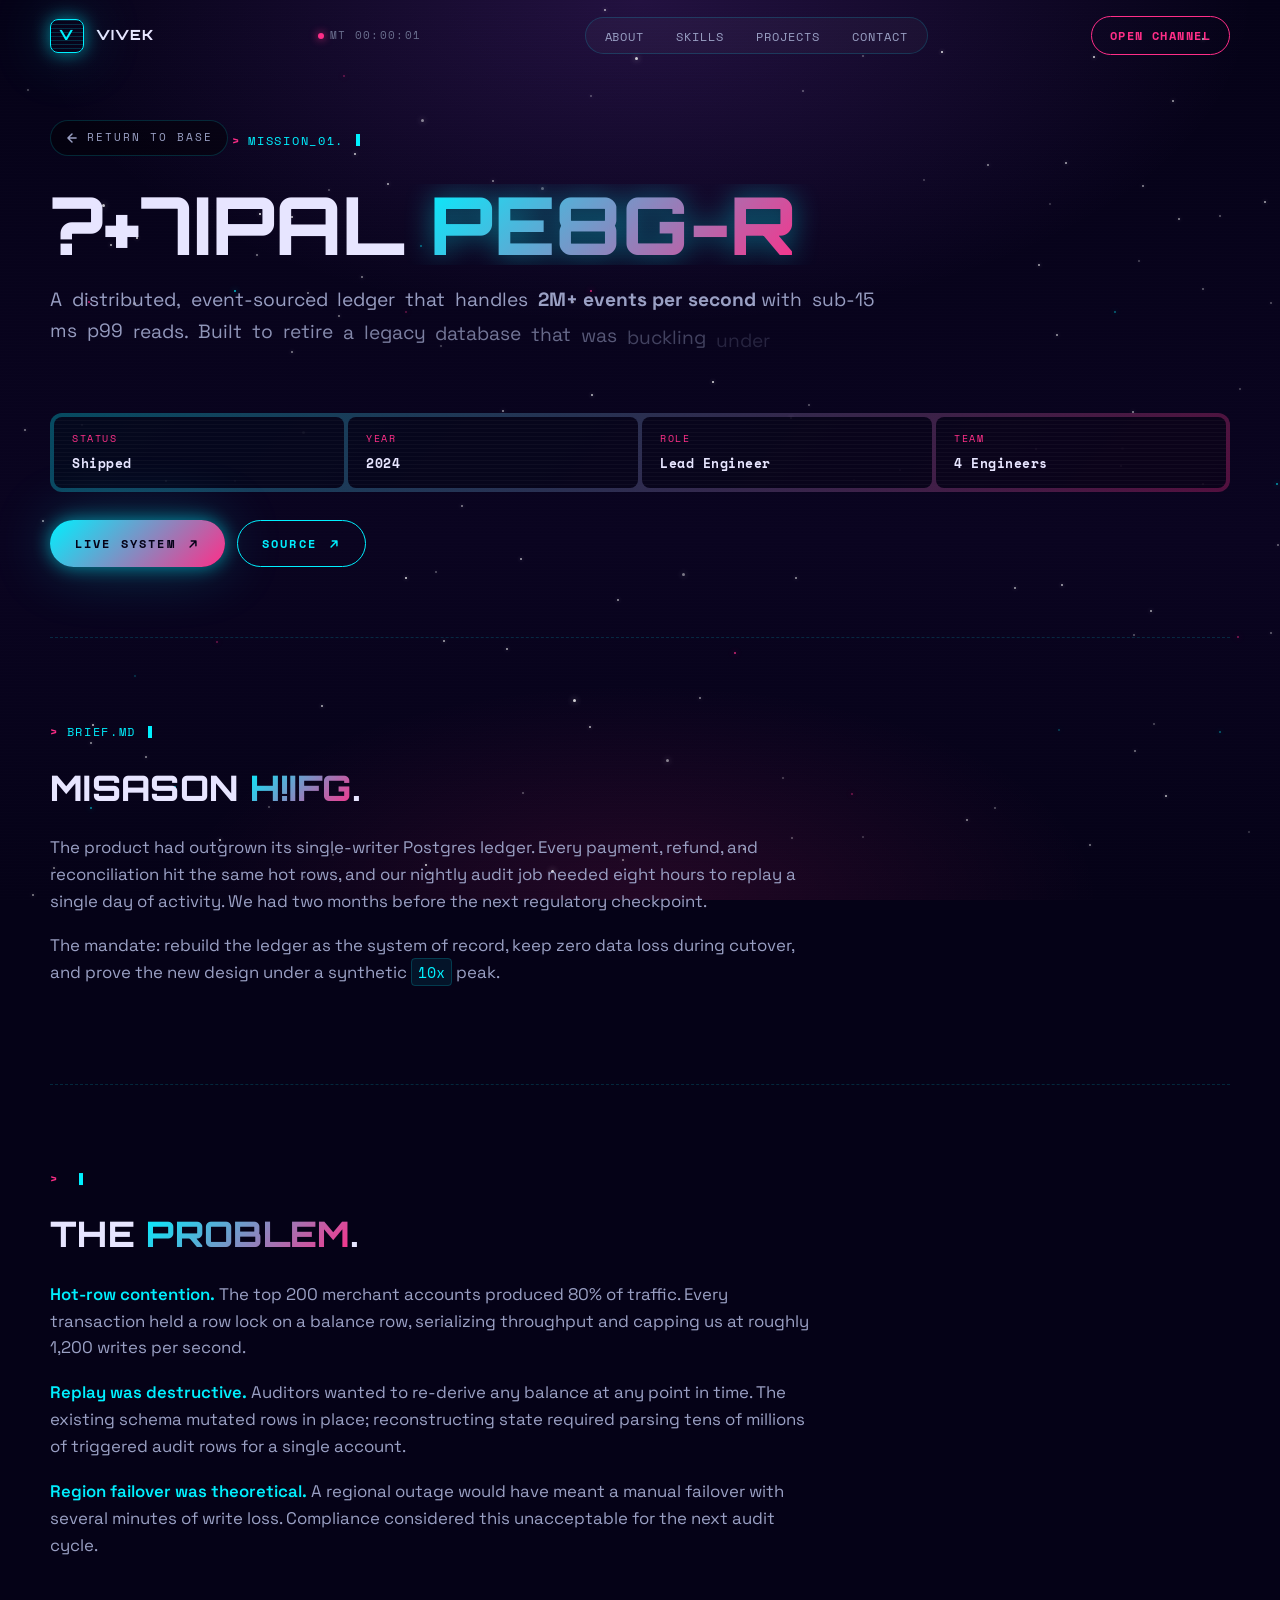
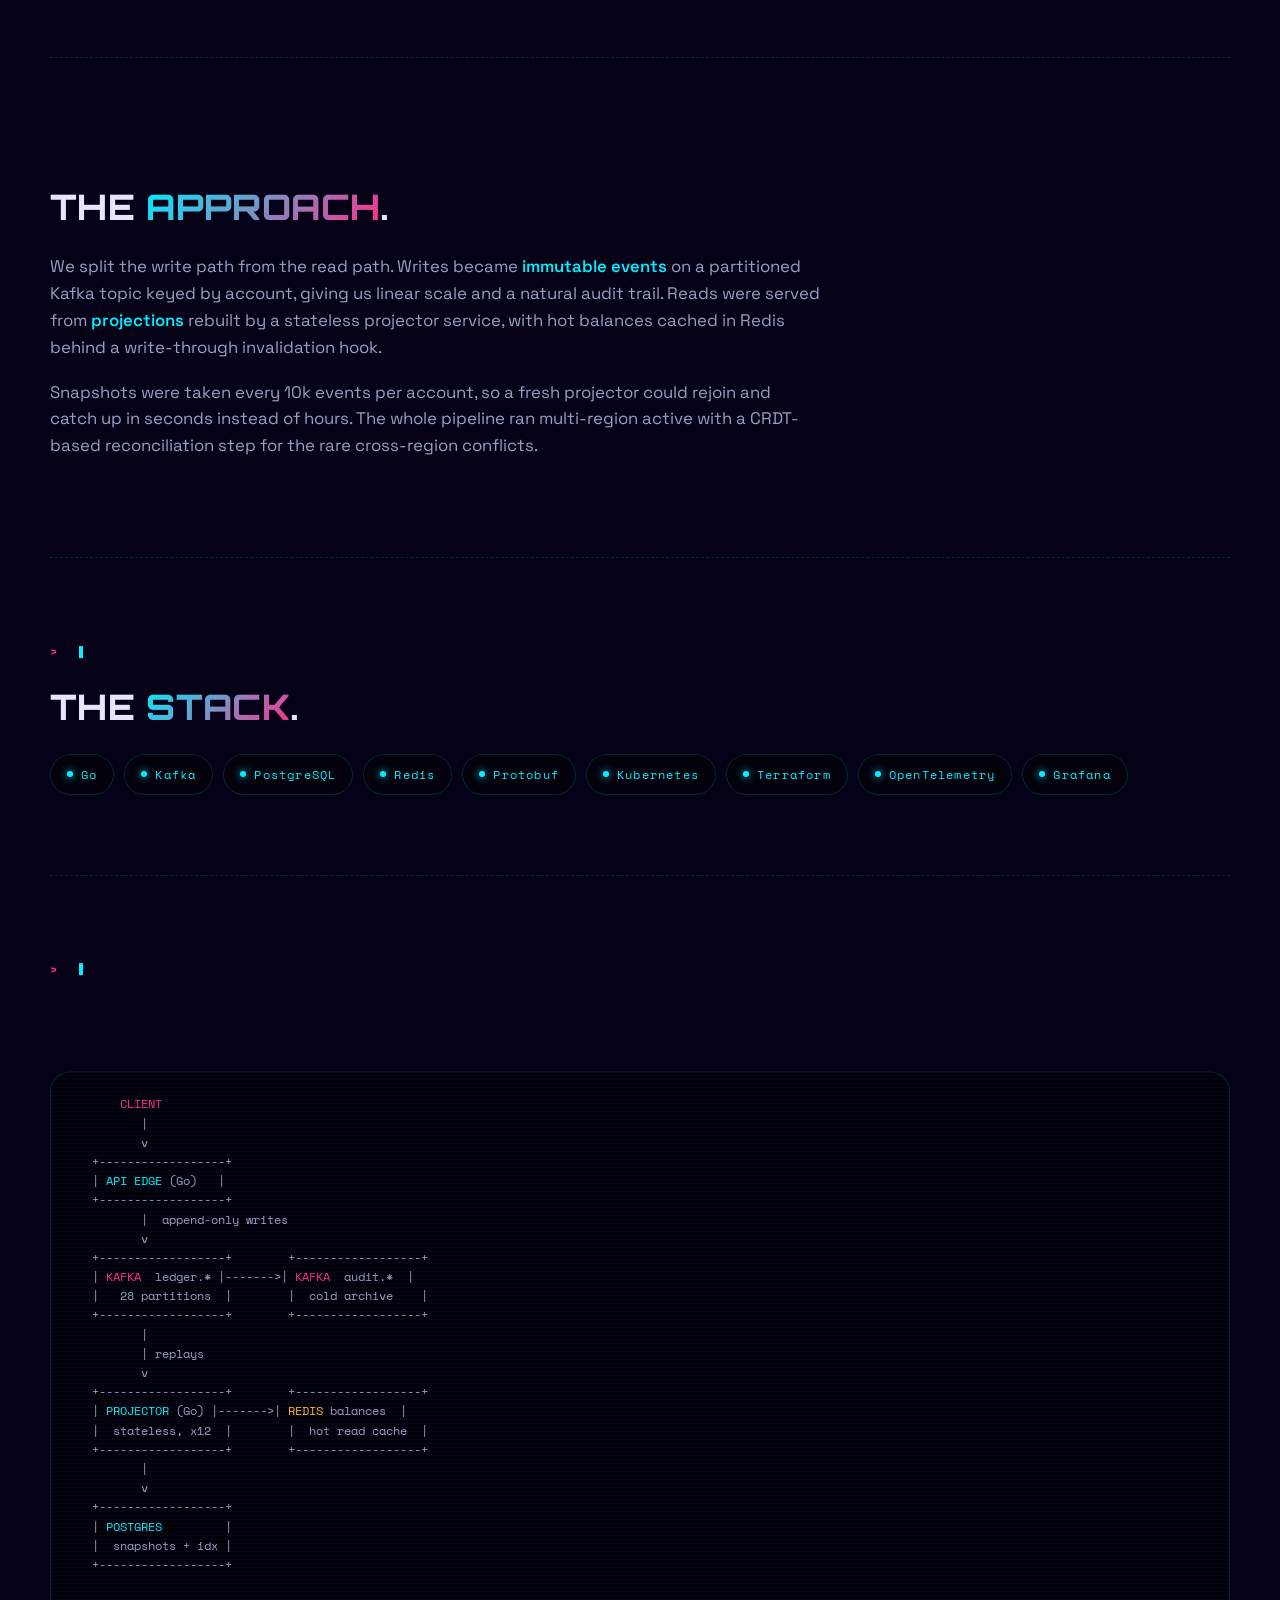
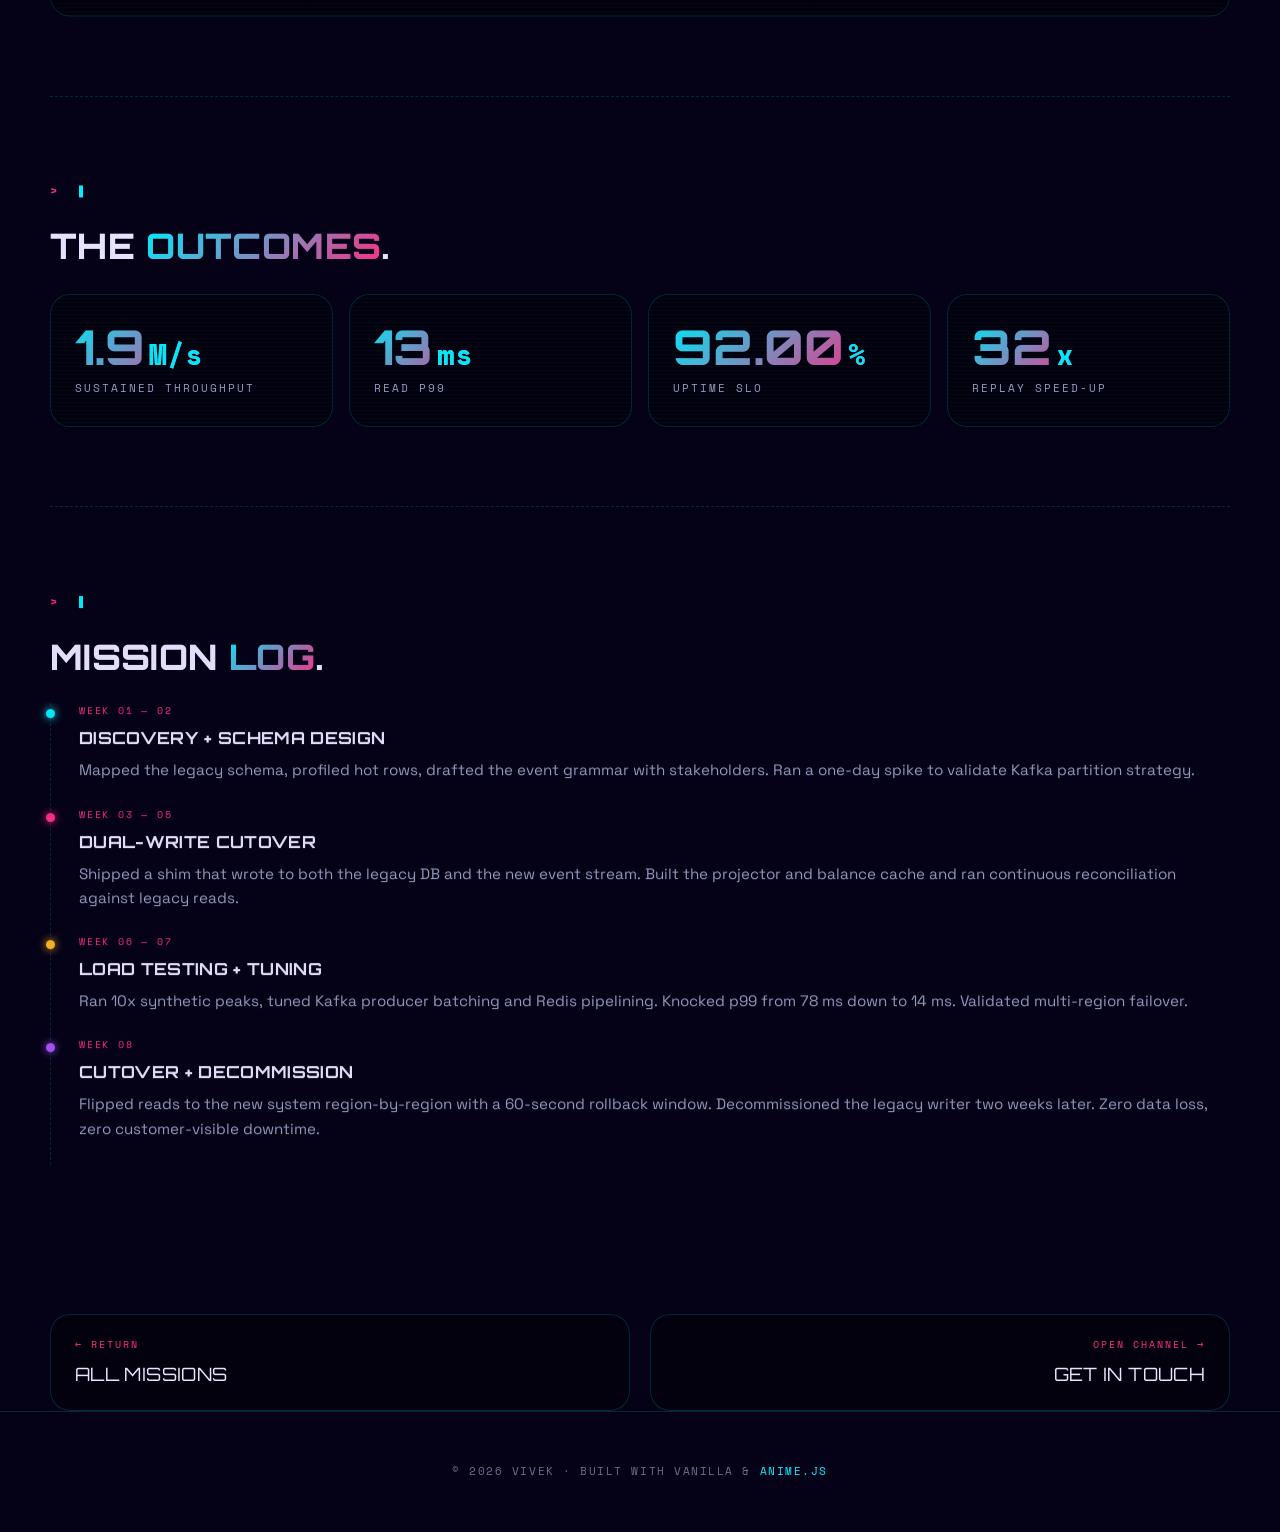
<file: missions/orbital-ledger.html>
<!doctype html>
<html lang="en">
<head>
  <meta charset="utf-8" />
  <meta name="viewport" content="width=device-width, initial-scale=1, viewport-fit=cover" />
  <meta name="theme-color" content="#050217" />
  <meta name="description" content="Orbital Ledger — distributed event-sourced ledger, 2M+ events/sec, 14 ms p99." />
  <meta property="og:title" content="Orbital Ledger // Mission 01" />
  <meta property="og:description" content="A distributed, event-sourced ledger handling 2M+ events/sec." />
  <meta property="og:type" content="article" />
  <title>Orbital Ledger // Mission 01</title>

  <link rel="icon" type="image/svg+xml" href="../favicon.svg" />
  <link rel="preconnect" href="https://fonts.googleapis.com" />
  <link rel="preconnect" href="https://fonts.gstatic.com" crossorigin />
  <link rel="stylesheet" href="https://fonts.googleapis.com/css2?family=Orbitron:wght@500;700;800;900&family=Space+Grotesk:wght@400;500;600;700&family=Space+Mono:wght@400;700&display=swap" />
  <link rel="stylesheet" href="../assets/css/main.css" />

  <style>
    body { background: #050217; color: #e7e5ff; margin: 0; font-family: 'Space Grotesk', system-ui, sans-serif; }
  </style>
  <script>document.documentElement.classList.add('js');</script>
</head>
<body>

  <div class="starfield" id="starfield" aria-hidden="true"></div>

  <header class="nav" id="nav">
    <div class="container nav__inner">
      <a href="../index.html" class="nav__logo" aria-label="Home">
        <span class="nav__logo-mark" aria-hidden="true">V</span>
        <span data-text-flicker>VIVEK</span>
      </a>
      <span class="nav__clock" id="mission-clock" aria-hidden="true">
        <span class="nav__clock-dot"></span>
        <span id="mission-clock-text">MT 00:00:00</span>
      </span>
      <nav>
        <ul class="nav__links">
          <li><a href="../index.html#about">About</a></li>
          <li><a href="../index.html#skills">Skills</a></li>
          <li><a href="../index.html#projects">Projects</a></li>
          <li><a href="../index.html#contact">Contact</a></li>
        </ul>
      </nav>
      <a href="../index.html#contact" class="nav__cta" data-magnetic>Open Channel</a>
    </div>
  </header>

  <main class="mission">
    <div class="container">

      <!-- ============ Header ============ -->
      <header class="mission__header">
        <a class="mission__back" href="../index.html#projects">
          <svg width="14" height="14" viewBox="0 0 24 24" fill="none" stroke="currentColor" stroke-width="2.5" stroke-linecap="round" stroke-linejoin="round" aria-hidden="true"><path d="M19 12H5M12 19l-7-7 7-7"/></svg>
          Return to Base
        </a>

        <span class="eyebrow reveal"><span data-typewriter data-text="MISSION_01.LOG"></span><span class="caret" aria-hidden="true"></span></span>

        <h1 class="mission__title reveal" data-scramble>
          Orbital <span class="accent">Ledger</span>
        </h1>

        <p class="mission__lede reveal" data-words>
          A distributed, event-sourced ledger that handles <strong>2M+ events per second</strong>
          with sub-15 ms p99 reads. Built to retire a legacy database that was buckling under
          hot-row contention and audit replay times measured in hours.
        </p>

        <div class="mission__meta reveal" role="list">
          <div class="mission__meta-cell" role="listitem">
            <span class="mission__meta-label">Status</span>
            <span class="mission__meta-value">Shipped</span>
          </div>
          <div class="mission__meta-cell" role="listitem">
            <span class="mission__meta-label">Year</span>
            <span class="mission__meta-value">2024</span>
          </div>
          <div class="mission__meta-cell" role="listitem">
            <span class="mission__meta-label">Role</span>
            <span class="mission__meta-value">Lead Engineer</span>
          </div>
          <div class="mission__meta-cell" role="listitem">
            <span class="mission__meta-label">Team</span>
            <span class="mission__meta-value">4 Engineers</span>
          </div>
        </div>

        <div class="mission__actions reveal">
          <a href="#" class="btn btn--primary" data-magnetic>
            Live System
            <svg width="14" height="14" viewBox="0 0 24 24" fill="none" stroke="currentColor" stroke-width="2.5" stroke-linecap="round" stroke-linejoin="round" aria-hidden="true"><path d="M7 17L17 7M9 7h8v8"/></svg>
          </a>
          <a href="#" class="btn btn--ghost">
            Source
            <svg width="14" height="14" viewBox="0 0 24 24" fill="none" stroke="currentColor" stroke-width="2.5" stroke-linecap="round" stroke-linejoin="round" aria-hidden="true"><path d="M7 17L17 7M9 7h8v8"/></svg>
          </a>
        </div>
      </header>

      <!-- ============ Brief ============ -->
      <section class="mission__section">
        <span class="eyebrow reveal"><span data-typewriter data-text="BRIEF.MD"></span><span class="caret" aria-hidden="true"></span></span>
        <h2 class="reveal" data-scramble>Mission <span class="accent">brief</span>.</h2>
        <div class="mission__prose reveal" data-words>
          <p>
            The product had outgrown its single-writer Postgres ledger. Every payment, refund,
            and reconciliation hit the same hot rows, and our nightly audit job needed eight
            hours to replay a single day of activity. We had two months before the next
            regulatory checkpoint.
          </p>
          <p>
            The mandate: rebuild the ledger as the system of record, keep zero data loss
            during cutover, and prove the new design under a synthetic <code>10x</code> peak.
          </p>
        </div>
      </section>

      <!-- ============ Problem ============ -->
      <section class="mission__section">
        <span class="eyebrow reveal"><span data-typewriter data-text="PROBLEM.MD"></span><span class="caret" aria-hidden="true"></span></span>
        <h2 class="reveal" data-scramble>The <span class="accent">problem</span>.</h2>
        <div class="mission__prose reveal" data-words>
          <p>
            <strong>Hot-row contention.</strong> The top 200 merchant accounts produced 80% of
            traffic. Every transaction held a row lock on a balance row, serializing throughput
            and capping us at roughly 1,200 writes per second.
          </p>
          <p>
            <strong>Replay was destructive.</strong> Auditors wanted to re-derive any balance at
            any point in time. The existing schema mutated rows in place; reconstructing state
            required parsing tens of millions of triggered audit rows for a single account.
          </p>
          <p>
            <strong>Region failover was theoretical.</strong> A regional outage would have meant
            a manual failover with several minutes of write loss. Compliance considered this
            unacceptable for the next audit cycle.
          </p>
        </div>
      </section>

      <!-- ============ Approach ============ -->
      <section class="mission__section">
        <span class="eyebrow reveal"><span data-typewriter data-text="APPROACH.MD"></span><span class="caret" aria-hidden="true"></span></span>
        <h2 class="reveal" data-scramble>The <span class="accent">approach</span>.</h2>
        <div class="mission__prose reveal" data-words>
          <p>
            We split the write path from the read path. Writes became <strong>immutable events</strong>
            on a partitioned Kafka topic keyed by account, giving us linear scale and a natural
            audit trail. Reads were served from <strong>projections</strong> rebuilt by a stateless
            projector service, with hot balances cached in Redis behind a write-through invalidation hook.
          </p>
          <p>
            Snapshots were taken every 10k events per account, so a fresh projector could rejoin
            and catch up in seconds instead of hours. The whole pipeline ran multi-region active
            with a CRDT-based reconciliation step for the rare cross-region conflicts.
          </p>
        </div>
      </section>

      <!-- ============ Stack ============ -->
      <section class="mission__section">
        <span class="eyebrow reveal"><span data-typewriter data-text="STACK.MANIFEST"></span><span class="caret" aria-hidden="true"></span></span>
        <h2 class="reveal" data-scramble>The <span class="accent">stack</span>.</h2>
        <ul class="mission__stack reveal" role="list">
          <li>Go</li>
          <li>Kafka</li>
          <li>PostgreSQL</li>
          <li>Redis</li>
          <li>Protobuf</li>
          <li>Kubernetes</li>
          <li>Terraform</li>
          <li>OpenTelemetry</li>
          <li>Grafana</li>
        </ul>
      </section>

      <!-- ============ Architecture ============ -->
      <section class="mission__section">
        <span class="eyebrow reveal"><span data-typewriter data-text="ARCHITECTURE.DIAG"></span><span class="caret" aria-hidden="true"></span></span>
        <h2 class="reveal" data-scramble>System <span class="accent">architecture</span>.</h2>
        <pre class="mission__diagram reveal" aria-label="Architecture diagram">
       <span class="m">CLIENT</span>
          |
          v
   +------------------+
   | <span class="c">API EDGE</span> (Go)   |
   +------------------+
          |  append-only writes
          v
   +------------------+        +------------------+
   | <span class="m">KAFKA</span>  ledger.* |------->| <span class="m">KAFKA</span>  audit.*  |
   |   28 partitions  |        |  cold archive    |
   +------------------+        +------------------+
          |
          | replays
          v
   +------------------+        +------------------+
   | <span class="c">PROJECTOR</span> (Go) |------->| <span class="a">REDIS</span> balances  |
   |  stateless, x12  |        |  hot read cache  |
   +------------------+        +------------------+
          |
          v
   +------------------+
   | <span class="c">POSTGRES</span>         |
   |  snapshots + idx |
   +------------------+
        </pre>
      </section>

      <!-- ============ Outcomes ============ -->
      <section class="mission__section">
        <span class="eyebrow reveal"><span data-typewriter data-text="OUTCOMES.LOG"></span><span class="caret" aria-hidden="true"></span></span>
        <h2 class="reveal" data-scramble>The <span class="accent">outcomes</span>.</h2>

        <div class="mission__metrics reveal">
          <div class="metric">
            <span class="metric__value">
              <span data-count="2.1" data-decimals="1">2.1</span><span class="metric__unit">M/s</span>
            </span>
            <span class="metric__label">Sustained Throughput</span>
          </div>
          <div class="metric">
            <span class="metric__value">
              <span data-count="14" data-decimals="0">14</span><span class="metric__unit">ms</span>
            </span>
            <span class="metric__label">Read p99</span>
          </div>
          <div class="metric">
            <span class="metric__value">
              <span data-count="99.99" data-decimals="2">99.99</span><span class="metric__unit">%</span>
            </span>
            <span class="metric__label">Uptime SLO</span>
          </div>
          <div class="metric">
            <span class="metric__value">
              <span data-count="35" data-decimals="0">35</span><span class="metric__unit">x</span>
            </span>
            <span class="metric__label">Replay Speed-Up</span>
          </div>
        </div>
      </section>

      <!-- ============ Mission Log ============ -->
      <section class="mission__section">
        <span class="eyebrow reveal"><span data-typewriter data-text="MISSION_LOG.TXT"></span><span class="caret" aria-hidden="true"></span></span>
        <h2 class="reveal" data-scramble>Mission <span class="accent">log</span>.</h2>

        <ol class="mission__log reveal">
          <li>
            <span class="mission__log-time">WEEK 01 — 02</span>
            <h3 class="mission__log-title">Discovery + Schema Design</h3>
            <p class="mission__log-desc">Mapped the legacy schema, profiled hot rows, drafted the event grammar with stakeholders. Ran a one-day spike to validate Kafka partition strategy.</p>
          </li>
          <li>
            <span class="mission__log-time">WEEK 03 — 05</span>
            <h3 class="mission__log-title">Dual-Write Cutover</h3>
            <p class="mission__log-desc">Shipped a shim that wrote to both the legacy DB and the new event stream. Built the projector and balance cache and ran continuous reconciliation against legacy reads.</p>
          </li>
          <li>
            <span class="mission__log-time">WEEK 06 — 07</span>
            <h3 class="mission__log-title">Load Testing + Tuning</h3>
            <p class="mission__log-desc">Ran 10x synthetic peaks, tuned Kafka producer batching and Redis pipelining. Knocked p99 from 78 ms down to 14 ms. Validated multi-region failover.</p>
          </li>
          <li>
            <span class="mission__log-time">WEEK 08</span>
            <h3 class="mission__log-title">Cutover + Decommission</h3>
            <p class="mission__log-desc">Flipped reads to the new system region-by-region with a 60-second rollback window. Decommissioned the legacy writer two weeks later. Zero data loss, zero customer-visible downtime.</p>
          </li>
        </ol>
      </section>

      <!-- ============ Next mission nav ============ -->
      <nav class="mission__nav" aria-label="Mission navigation">
        <a href="../index.html#projects">
          <span class="mission__nav-label">&larr; Return</span>
          <span class="mission__nav-title">All Missions</span>
        </a>
        <a href="../index.html#contact" class="is-right">
          <span class="mission__nav-label">Open Channel &rarr;</span>
          <span class="mission__nav-title">Get in Touch</span>
        </a>
      </nav>

    </div>
  </main>

  <footer class="footer">
    <div class="container">
      <p>&copy; <span id="year"></span> Vivek &middot; Built with vanilla &amp; <a href="https://animejs.com" target="_blank" rel="noopener">anime.js</a></p>
    </div>
  </footer>

  <script src="../assets/js/anime.min.js" defer></script>
  <script src="../assets/js/pf-utils.js" defer></script>
  <script src="../assets/js/pf-text.js" defer></script>
  <script src="../assets/js/pf-fx.js" defer></script>
  <script src="../assets/js/pf-ambient.js" defer></script>
  <script src="../assets/js/main.js" defer></script>
</body>
</html>
</file>
<file: assets/css/main.css>
/* =========================================================
   RETRO SPACE / SYNTHWAVE — design tokens
   ========================================================= */
:root {
  /* deep-space backgrounds */
  --bg-0: #050217;
  --bg-1: #0a0420;
  --bg-2: #120833;
  --surface: rgba(255, 46, 136, 0.06);
  --surface-strong: rgba(0, 240, 255, 0.08);
  --border: rgba(0, 240, 255, 0.16);
  --border-strong: rgba(255, 46, 136, 0.45);

  /* text */
  --text: #e7e5ff;
  --text-dim: #9aa0c4;
  --text-muted: #6a6f8e;

  /* neon accents */
  --cyan: #00f0ff;
  --magenta: #ff2e88;
  --amber: #ffb627;
  --violet: #a855f7;

  /* gradients */
  --gradient: linear-gradient(135deg, var(--cyan), var(--magenta));
  --gradient-3: linear-gradient(135deg, var(--cyan) 0%, var(--violet) 50%, var(--magenta) 100%);
  --gradient-soft: linear-gradient(135deg, rgba(0, 240, 255, 0.12), rgba(255, 46, 136, 0.12));

  /* glows */
  --glow-cyan: 0 0 18px rgba(0, 240, 255, 0.55), 0 0 60px rgba(0, 240, 255, 0.25);
  --glow-magenta: 0 0 18px rgba(255, 46, 136, 0.55), 0 0 60px rgba(255, 46, 136, 0.25);
  --glow-mix: 0 0 40px rgba(168, 85, 247, 0.4), 0 0 80px rgba(255, 46, 136, 0.18);

  --radius-sm: 8px;
  --radius-md: 12px;
  --radius-lg: 20px;
  --radius-pill: 999px;

  --container: 1180px;
  --gutter: clamp(20px, 4vw, 48px);
  --section-y: clamp(80px, 12vw, 140px);

  --ease-out: cubic-bezier(0.16, 1, 0.3, 1);
  --ease-in-out: cubic-bezier(0.65, 0, 0.35, 1);

  --font-display: 'Orbitron', 'Space Grotesk', system-ui, sans-serif;
  --font-body: 'Space Grotesk', 'Inter', system-ui, -apple-system, sans-serif;
  --font-mono: 'Space Mono', ui-monospace, 'JetBrains Mono', monospace;
}

/* =========================================================
   Reset
   ========================================================= */
*,
*::before,
*::after { box-sizing: border-box; }
html { scroll-behavior: smooth; }
body {
  margin: 0;
  font-family: var(--font-body);
  font-size: 16px;
  line-height: 1.6;
  color: var(--text);
  background: var(--bg-0);
  overflow-x: hidden;
  -webkit-font-smoothing: antialiased;
  text-rendering: optimizeLegibility;
}
img, svg { display: block; max-width: 100%; }
button { font: inherit; cursor: pointer; border: 0; background: transparent; color: inherit; }
a { color: inherit; text-decoration: none; }
:focus-visible { outline: 2px solid var(--cyan); outline-offset: 3px; border-radius: 4px; }

/* page-wide deep-space gradient + faint scanlines overlay */
body::before {
  content: '';
  position: fixed;
  inset: 0;
  background:
    radial-gradient(ellipse 80% 60% at 50% 0%, rgba(168, 85, 247, 0.18), transparent 60%),
    radial-gradient(ellipse 60% 40% at 50% 100%, rgba(255, 46, 136, 0.12), transparent 60%),
    linear-gradient(180deg, var(--bg-0) 0%, var(--bg-1) 60%, var(--bg-0) 100%);
  z-index: -3;
  pointer-events: none;
}
body::after {
  content: '';
  position: fixed;
  inset: 0;
  background: repeating-linear-gradient(
    0deg,
    rgba(255, 255, 255, 0.025) 0px,
    rgba(255, 255, 255, 0.025) 1px,
    transparent 1px,
    transparent 3px
  );
  z-index: -1;
  pointer-events: none;
  mix-blend-mode: overlay;
}

/* =========================================================
   Global starfield (behind everything)
   ========================================================= */
.starfield {
  position: fixed;
  inset: 0;
  z-index: -2;
  pointer-events: none;
  overflow: hidden;
}
.star {
  position: absolute;
  width: 2px;
  height: 2px;
  border-radius: 50%;
  background: #fff;
  opacity: 0.7;
  box-shadow: 0 0 4px rgba(255, 255, 255, 0.6);
}
.star--lg { width: 3px; height: 3px; box-shadow: 0 0 6px rgba(255, 255, 255, 0.85); }
.star--cyan { background: var(--cyan); box-shadow: 0 0 6px var(--cyan); }
.star--magenta { background: var(--magenta); box-shadow: 0 0 6px var(--magenta); }

@keyframes twinkle {
  0%, 100% { opacity: 0.25; }
  50% { opacity: 1; }
}

/* =========================================================
   Layout primitives
   ========================================================= */
.container {
  width: min(var(--container), 100% - var(--gutter) * 2);
  margin-inline: auto;
}
section { padding-block: var(--section-y); position: relative; }

.eyebrow {
  display: inline-flex;
  align-items: center;
  gap: 8px;
  font-family: var(--font-mono);
  font-size: 12px;
  letter-spacing: 0.14em;
  color: var(--cyan);
  margin-bottom: 18px;
  text-transform: uppercase;
}
.eyebrow::before {
  content: '>';
  color: var(--magenta);
  font-weight: 700;
}
.eyebrow .caret {
  display: inline-block;
  width: 0.55ch;
  height: 1em;
  background: var(--cyan);
  margin-left: 4px;
  vertical-align: -2px;
  animation: caret-blink 0.9s steps(1) infinite;
}
@keyframes caret-blink { 50% { background: transparent; } }

.section-title {
  font-family: var(--font-display);
  font-size: clamp(2rem, 4.5vw, 3.25rem);
  line-height: 1.1;
  margin: 0 0 18px;
  font-weight: 800;
  letter-spacing: 0.01em;
  text-transform: uppercase;
}
.section-title .accent {
  background: var(--gradient);
  -webkit-background-clip: text;
  background-clip: text;
  color: transparent;
  text-shadow: 0 0 30px rgba(0, 240, 255, 0.4);
}

.section-lede {
  max-width: 64ch;
  color: var(--text-dim);
  font-size: 1.05rem;
  margin: 0 0 60px;
}

/* =========================================================
   Navigation
   ========================================================= */
.nav {
  position: fixed;
  inset: 0 0 auto 0;
  z-index: 50;
  padding: 16px 0;
  transition: backdrop-filter 0.3s, background 0.3s, border-color 0.3s;
  border-bottom: 1px solid transparent;
}
.nav.is-scrolled {
  backdrop-filter: blur(16px) saturate(160%);
  -webkit-backdrop-filter: blur(16px) saturate(160%);
  background: rgba(5, 2, 23, 0.7);
  border-bottom-color: var(--border);
}
.nav__inner {
  display: flex;
  align-items: center;
  justify-content: space-between;
  gap: 16px;
}
.nav__logo {
  display: inline-flex;
  align-items: center;
  gap: 12px;
  font-family: var(--font-display);
  font-weight: 800;
  letter-spacing: 0.08em;
  text-transform: uppercase;
  font-size: 14px;
}
.nav__logo-mark {
  width: 34px;
  height: 34px;
  display: grid;
  place-items: center;
  border-radius: 8px;
  background: transparent;
  border: 1px solid var(--cyan);
  color: var(--cyan);
  font-weight: 800;
  box-shadow: var(--glow-cyan);
  position: relative;
  overflow: hidden;
}
.nav__logo-mark::after {
  content: '';
  position: absolute;
  inset: 0;
  background: repeating-linear-gradient(
    0deg,
    transparent 0,
    transparent 3px,
    rgba(0, 240, 255, 0.18) 3px,
    rgba(0, 240, 255, 0.18) 4px
  );
  pointer-events: none;
}
.nav__clock {
  font-family: var(--font-mono);
  font-size: 11px;
  color: var(--text-muted);
  letter-spacing: 0.12em;
  display: inline-flex;
  align-items: center;
  gap: 6px;
}
.nav__clock-dot {
  width: 6px;
  height: 6px;
  border-radius: 50%;
  background: var(--magenta);
  box-shadow: 0 0 8px var(--magenta);
  animation: pulse 1.4s var(--ease-in-out) infinite;
}
@keyframes pulse { 0%,100% { opacity: 1; } 50% { opacity: 0.3; } }

.nav__links {
  display: flex;
  gap: 4px;
  list-style: none;
  margin: 0;
  padding: 5px;
  border-radius: var(--radius-pill);
  background: rgba(255, 255, 255, 0.03);
  border: 1px solid var(--border);
}
.nav__links a {
  padding: 7px 14px;
  border-radius: var(--radius-pill);
  font-family: var(--font-mono);
  font-size: 12px;
  letter-spacing: 0.08em;
  text-transform: uppercase;
  color: var(--text-dim);
  transition: color 0.2s, background 0.2s, text-shadow 0.2s;
}
.nav__links a:hover {
  color: var(--cyan);
  background: rgba(0, 240, 255, 0.08);
  text-shadow: 0 0 8px rgba(0, 240, 255, 0.7);
}
.nav__cta {
  padding: 9px 18px;
  border-radius: var(--radius-pill);
  background: transparent;
  border: 1px solid var(--magenta);
  color: var(--magenta);
  font-family: var(--font-mono);
  font-weight: 700;
  font-size: 12px;
  letter-spacing: 0.12em;
  text-transform: uppercase;
  transition: transform 0.2s var(--ease-out), box-shadow 0.2s, background 0.2s, color 0.2s;
}
.nav__cta:hover {
  background: var(--magenta);
  color: var(--bg-0);
  box-shadow: var(--glow-magenta);
}

/* Hamburger toggle — hidden on desktop, only visible on phone/tablet */
.nav__toggle { display: none; }

@media (max-width: 820px) {
  .nav__clock { display: none; }
  .nav__cta   { display: none; } /* CTA lives inside the menu on mobile */

  /* Hamburger button */
  .nav__toggle {
    display: inline-flex;
    flex-direction: column;
    justify-content: center;
    gap: 5px;
    width: 44px;
    height: 44px;
    padding: 0 11px;
    border: 1px solid var(--cyan);
    border-radius: 10px;
    background: rgba(0, 240, 255, 0.05);
    color: var(--cyan);
    cursor: pointer;
    transition: box-shadow 0.2s, background 0.2s;
    position: relative;
    z-index: 60; /* stays above the open panel */
  }
  .nav__toggle:hover,
  .nav__toggle:focus-visible {
    box-shadow: var(--glow-cyan);
    background: rgba(0, 240, 255, 0.12);
    outline: none;
  }
  .nav__toggle-bar {
    display: block;
    width: 100%;
    height: 1.5px;
    background: var(--cyan);
    border-radius: 1px;
    transform-origin: center;
    transition: transform 0.3s var(--ease-out), opacity 0.2s;
  }
  .nav__toggle.is-open .nav__toggle-bar:nth-child(1) {
    transform: translateY(6.5px) rotate(45deg);
  }
  .nav__toggle.is-open .nav__toggle-bar:nth-child(2) { opacity: 0; }
  .nav__toggle.is-open .nav__toggle-bar:nth-child(3) {
    transform: translateY(-6.5px) rotate(-45deg);
  }

  /* Mobile menu panel — slides down from the top of the viewport.
     Override the desktop pill row by re-declaring layout properties. */
  .nav__links {
    position: fixed;
    inset: 0 0 auto 0;
    display: flex;
    flex-direction: column;
    align-items: stretch;
    gap: 2px;
    margin: 0;
    padding: 84px 20px 28px;
    border: 0;
    border-bottom: 1px solid var(--border);
    border-radius: 0;
    background: rgba(5, 2, 23, 0.96);
    backdrop-filter: blur(20px) saturate(150%);
    -webkit-backdrop-filter: blur(20px) saturate(150%);
    transform: translateY(-100%);
    transition: transform 0.32s var(--ease-out);
    z-index: 55;
    pointer-events: none;
  }
  .nav__links.is-open {
    transform: translateY(0);
    pointer-events: auto;
    box-shadow: 0 12px 32px rgba(0, 0, 0, 0.45);
  }
  .nav__links li { width: 100%; }
  .nav__links a {
    display: block;
    padding: 14px 16px;
    font-size: 14px;
    letter-spacing: 0.12em;
    border-radius: 0;
    border-bottom: 1px dashed rgba(0, 240, 255, 0.12);
  }
  .nav__links li:last-child a { border-bottom: 0; }
  .nav__links a:hover,
  .nav__links a:focus-visible {
    color: var(--cyan);
    background: rgba(0, 240, 255, 0.06);
    text-shadow: 0 0 8px rgba(0, 240, 255, 0.5);
    outline: none;
  }

  body.nav-open { overflow: hidden; }
}

/* =========================================================
   Hero
   ========================================================= */
.hero {
  min-height: 100vh;
  display: flex;
  align-items: center;
  padding-top: 120px;
  position: relative;
  overflow: hidden;
}

/* wireframe Earth — Natural Earth 110m coastlines projected orthographically,
   with a lat/lng graticule + radar ping marking San Francisco */
.hero__planet {
  position: absolute;
  right: 6%;
  top: 50%;
  transform: translateY(-52%);
  width: clamp(280px, 36vw, 480px);
  height: auto;
  aspect-ratio: 1;
  z-index: 0;
  pointer-events: none;
  filter: drop-shadow(0 0 22px rgba(0, 240, 255, 0.3));
}
.hero__planet-sphere {
  fill: url(#earth-grad);
  stroke: none;
}
.hero__planet-sphere-outline {
  fill: none;
  stroke: var(--cyan);
  stroke-width: 0.6;
  opacity: 0.9;
}
.hero__planet-grid path {
  fill: none;
  stroke: rgba(0, 240, 255, 0.22);
  stroke-width: 0.22;
  stroke-linejoin: round;
  vector-effect: non-scaling-stroke;
}
.hero__planet-meridian-major {
  fill: none;
  stroke: rgba(0, 240, 255, 0.45);
  stroke-width: 0.35;
}
.hero__planet-land path {
  fill: rgba(0, 240, 255, 0.12);
  stroke: var(--cyan);
  stroke-width: 0.45;
  stroke-linejoin: round;
}

/* San Francisco ping */
.hero__ping-dot {
  fill: var(--magenta);
  filter: drop-shadow(0 0 4px #ff2e88);
  transform-box: fill-box;
  transform-origin: center;
  animation: ping-dot 3.6s ease-in-out infinite;
}
.hero__ping-ring {
  fill: none;
  stroke: var(--magenta);
  stroke-width: 0.7;
  opacity: 0;
  transform-box: fill-box;
  transform-origin: center;
  animation: ping-ring 5.4s ease-out infinite;
}
.hero__ping-ring--2 { animation-delay: 1.8s; }
.hero__ping-ring--3 { animation-delay: 3.6s; }

.hero__ping-label {
  font-family: var(--font-mono);
  font-size: 4px;
  letter-spacing: 0.02em;
  fill: var(--magenta);
  text-transform: uppercase;
  opacity: 0.9;
}
.hero__ping-label-line {
  stroke: rgba(255, 46, 136, 0.55);
  stroke-width: 0.35;
  stroke-dasharray: 1 1.5;
}

@keyframes ping-dot {
  0%, 100% { opacity: 0.85; transform: scale(1); }
  50%      { opacity: 1;    transform: scale(1.35); }
}
@keyframes ping-ring {
  0%   { transform: scale(0.3); opacity: 0;   stroke-width: 1.2; }
  10%  { opacity: 0.85; }
  100% { transform: scale(5.5); opacity: 0;   stroke-width: 0.25; }
}

@media (max-width: 980px) {
  .hero__planet {
    right: 50%;
    top: auto;
    bottom: 10%;
    transform: translateX(50%);
    width: min(72vw, 380px);
    opacity: 0.5;
  }
}

/* On phone view the hero title wraps to 3–4 lines, which pushes the centered
   .hero__inner downward until the Establish Contact button physically
   overlaps the absolutely-positioned "// Descend" indicator at the bottom.
   The Descend cue is also a desktop affordance — phone users already know to
   scroll. Hiding it cleans up the crowded lower band and we add a little
   bottom padding so the button keeps clearance from the wireframe Earth
   below. */
@media (max-width: 640px) {
  .hero { padding-bottom: 80px; }
  .hero__scroll { display: none; }
}

/* synthwave grid floor */
.hero__grid {
  position: absolute;
  bottom: 0;
  left: 50%;
  transform: translateX(-50%);
  width: 240vw;
  height: 50vh;
  z-index: 0;
  perspective: 600px;
  perspective-origin: 50% 0%;
  pointer-events: none;
  -webkit-mask: linear-gradient(180deg, transparent 0%, #000 30%, #000 80%, transparent 100%);
  mask: linear-gradient(180deg, transparent 0%, #000 30%, #000 80%, transparent 100%);
}
.hero__grid-inner {
  width: 100%;
  height: 100%;
  background:
    linear-gradient(rgba(255, 46, 136, 0.4) 1px, transparent 1px) 0 0 / 100% 40px,
    linear-gradient(90deg, rgba(0, 240, 255, 0.35) 1px, transparent 1px) 0 0 / 60px 100%;
  transform: rotateX(72deg);
  transform-origin: 50% 0%;
  animation: gridScroll 8s linear infinite;
}
@keyframes gridScroll {
  from { background-position: 0 0, 0 0; }
  to { background-position: 0 40px, 0 0; }
}

.hero__particles {
  position: absolute;
  inset: 0;
  z-index: 0;
  pointer-events: none;
}
.hero__particle {
  position: absolute;
  width: 4px;
  height: 4px;
  border-radius: 50%;
  background: var(--cyan);
  opacity: 0;
  box-shadow: 0 0 10px var(--cyan);
}
.hero__particle:nth-child(3n) { background: var(--magenta); box-shadow: 0 0 10px var(--magenta); }
.hero__particle:nth-child(5n) { background: var(--amber); box-shadow: 0 0 10px var(--amber); }

.hero__inner { position: relative; z-index: 2; }

.hero__tag {
  display: inline-flex;
  align-items: center;
  gap: 10px;
  padding: 7px 14px;
  border-radius: var(--radius-pill);
  background: rgba(0, 0, 0, 0.35);
  border: 1px solid var(--border);
  font-family: var(--font-mono);
  font-size: 11px;
  letter-spacing: 0.16em;
  text-transform: uppercase;
  color: var(--cyan);
  opacity: 0;
  backdrop-filter: blur(6px);
}
.hero__tag-dot {
  width: 7px;
  height: 7px;
  border-radius: 50%;
  background: var(--cyan);
  box-shadow: 0 0 10px var(--cyan);
  animation: pulse 1.6s var(--ease-in-out) infinite;
}

.hero__title {
  font-family: var(--font-display);
  font-size: clamp(2.6rem, 8vw, 6.5rem);
  line-height: 1;
  margin: 22px 0 18px;
  font-weight: 800;
  letter-spacing: 0.01em;
  text-transform: uppercase;
}
.hero__title .char-word { display: inline-block; white-space: nowrap; }
.hero__title .char { display: inline-block; opacity: 0; transform: translateY(110%) rotate(8deg); }
.hero__title .accent {
  background: var(--gradient);
  -webkit-background-clip: text;
  background-clip: text;
  color: transparent;
  -webkit-text-fill-color: transparent;
  position: relative;
  display: inline-block;
  filter: drop-shadow(0 0 14px rgba(0, 240, 255, 0.45));
}
/* accent reveals as one unit (not split into chars) so its gradient stays
   continuous and the name remains visible between glitch pulses */
.hero__title .accent[data-glitch] { opacity: 0; transform: translateY(110%) rotate(8deg); }
/* RGB-split glitch layers on the accent name */
.hero__title .accent[data-glitch]::before,
.hero__title .accent[data-glitch]::after {
  content: attr(data-text);
  position: absolute;
  inset: 0;
  -webkit-background-clip: text;
  background-clip: text;
  pointer-events: none;
  mix-blend-mode: screen;
  opacity: 0;
}
.hero__title .accent[data-glitch]::before {
  color: var(--magenta);
  -webkit-text-fill-color: var(--magenta);
  background: none;
}
.hero__title .accent[data-glitch]::after {
  color: var(--cyan);
  -webkit-text-fill-color: var(--cyan);
  background: none;
}
.hero__title .accent.is-glitching::before { opacity: 0.85; transform: translate(-3px, 0); }
.hero__title .accent.is-glitching::after  { opacity: 0.85; transform: translate(3px, 0); }

.hero__subtitle {
  max-width: 60ch;
  font-size: clamp(1.05rem, 1.6vw, 1.2rem);
  /* Slightly brighter than --text-dim so the copy reads cleanly when the
     wireframe Earth slides behind it on phone view. The dark-halo text-shadow
     is a classic CRT readability trick — it stays on-theme (it actually
     reinforces the "transmission against deep space" feel) while guaranteeing
     contrast against the cyan continent lines and the SF ping pulse. */
  color: #c8cce6;
  text-shadow:
    0 0 14px rgba(5, 2, 23, 0.95),
    0 1px 3px rgba(5, 2, 23, 0.85);
  margin: 0 0 36px;
  opacity: 0;
}
.hero__subtitle .word { display: inline-block; opacity: 0; transform: translateY(12px); margin-right: 0.25em; }

/* generic word reveal: any data-words container hides its words by default
   so that the parent's IntersectionObserver reveal does not "flash" the text */
.js [data-words] .word { display: inline-block; opacity: 0; transform: translateY(12px); margin-right: 0.25em; }

.hero__actions { display: flex; gap: 14px; flex-wrap: wrap; opacity: 0; }

/* neon retro buttons */
.btn {
  display: inline-flex;
  align-items: center;
  gap: 10px;
  padding: 13px 24px;
  border-radius: var(--radius-pill);
  font-family: var(--font-mono);
  font-weight: 700;
  font-size: 12px;
  letter-spacing: 0.18em;
  text-transform: uppercase;
  transition: transform 0.2s var(--ease-out), box-shadow 0.2s, background 0.2s, color 0.2s, border-color 0.2s;
  will-change: transform;
  border: 1px solid transparent;
  position: relative;
}
.btn--primary {
  background: var(--gradient);
  /* Default background-origin is padding-box, so the gradient would stop just
     short of the 1px transparent .btn border. Anchor it to the border-box so
     the cyan→magenta sweep extends all the way to the visible edges. */
  background-origin: border-box;
  background-clip: border-box;
  color: var(--bg-0);
  box-shadow: var(--glow-cyan);
}
.btn--primary:hover { box-shadow: var(--glow-magenta), var(--glow-cyan); }
.btn--ghost {
  background: transparent;
  border-color: var(--cyan);
  color: var(--cyan);
}
.btn--ghost:hover {
  background: rgba(0, 240, 255, 0.1);
  color: #fff;
  box-shadow: var(--glow-cyan);
  border-color: var(--cyan);
}
.btn__arrow { transition: transform 0.2s var(--ease-out); }
.btn:hover .btn__arrow { transform: translateX(4px); }

.hero__scroll {
  position: absolute;
  /* Center via auto margins instead of transform: translateX(-50%) — the
     transform technique gets clobbered by anime's entrance animation (which
     writes its own transform) and by the prefers-reduced-motion fallback. */
  left: 0;
  right: 0;
  bottom: 28px;
  margin-inline: auto;
  width: max-content;
  font-family: var(--font-mono);
  font-size: 11px;
  letter-spacing: 0.32em;
  text-transform: uppercase;
  color: var(--text-muted);
  display: flex;
  flex-direction: column;
  align-items: center;
  gap: 14px;
  opacity: 0;
  z-index: 2;
}
.hero__scroll-line {
  width: 1.5px;
  height: 56px;
  background: linear-gradient(to bottom, transparent, var(--text-dim));
  position: relative;
  overflow: hidden;
}
.hero__scroll-line::after {
  content: '';
  position: absolute;
  inset: 0;
  background: var(--gradient);
  transform: translateY(-100%);
  animation: scroll-line 2.4s var(--ease-in-out) infinite;
}
@keyframes scroll-line {
  0% { transform: translateY(-100%); }
  60% { transform: translateY(100%); }
  100% { transform: translateY(100%); }
}

/* =========================================================
   About
   ========================================================= */
.about__grid {
  display: grid;
  grid-template-columns: 1.4fr 1fr;
  gap: 60px;
  align-items: center;
}
@media (max-width: 820px) { .about__grid { grid-template-columns: 1fr; gap: 40px; } }

.about__text p {
  color: var(--text-dim);
  font-size: 1.05rem;
  margin: 0 0 18px;
}
.about__text p .word { display: inline-block; margin-right: 0.25em; }
.about__text strong { color: var(--cyan); font-weight: 600; text-shadow: 0 0 8px rgba(0, 240, 255, 0.4); }

.about__card {
  position: relative;
  padding: 4px;
  border-radius: var(--radius-lg);
  background: linear-gradient(135deg, rgba(0, 240, 255, 0.35), rgba(255, 46, 136, 0.35));
  overflow: hidden;
}
.about__card-inner {
  padding: 26px;
  border-radius: calc(var(--radius-lg) - 4px);
  background: rgba(5, 2, 23, 0.85);
  position: relative;
}
.about__card-inner::before {
  content: '';
  position: absolute;
  inset: 0;
  background: repeating-linear-gradient(
    0deg,
    transparent 0,
    transparent 3px,
    rgba(255, 255, 255, 0.025) 3px,
    rgba(255, 255, 255, 0.025) 4px
  );
  pointer-events: none;
  border-radius: inherit;
}
.about__card-row {
  position: relative;
  display: flex;
  justify-content: space-between;
  align-items: baseline;
  padding: 13px 0;
  border-bottom: 1px dashed rgba(0, 240, 255, 0.18);
}
.about__card-row:last-child { border-bottom: 0; }
.about__card-label {
  color: var(--magenta);
  font-family: var(--font-mono);
  font-size: 11px;
  letter-spacing: 0.14em;
  text-transform: uppercase;
}
.about__card-value { font-family: var(--font-mono); font-weight: 700; color: var(--text); font-size: 14px; }

/* =========================================================
   Experience timeline
   ========================================================= */
.timeline {
  list-style: none;
  padding: 0;
  margin: 32px 0 0;
  position: relative;
  display: flex;
  flex-direction: column;
  gap: 36px;
}
/* vertical guide rail down the left side of the timeline */
.timeline::before {
  content: '';
  position: absolute;
  left: 9px;
  top: 10px;
  bottom: 10px;
  width: 1px;
  background: linear-gradient(180deg,
    rgba(0, 240, 255, 0.55) 0%,
    rgba(168, 85, 247, 0.25) 60%,
    rgba(0, 240, 255, 0) 100%
  );
}
.timeline__item {
  position: relative;
  padding: 4px 0 4px 36px;
}
.timeline__marker {
  position: absolute;
  left: 3px;
  top: 8px;
  width: 13px;
  height: 13px;
  border-radius: 50%;
  background: var(--bg-0);
  border: 1.5px solid var(--cyan);
  box-shadow: 0 0 10px rgba(0, 240, 255, 0.55), inset 0 0 6px rgba(0, 240, 255, 0.35);
  transition: transform 0.25s var(--ease-out), box-shadow 0.25s, border-color 0.25s;
}
.timeline__item:hover .timeline__marker {
  border-color: var(--magenta);
  box-shadow: 0 0 14px rgba(255, 46, 136, 0.6), inset 0 0 6px rgba(255, 46, 136, 0.4);
  transform: scale(1.15);
}
.timeline__head {
  display: flex;
  flex-wrap: wrap;
  align-items: baseline;
  justify-content: space-between;
  gap: 6px 20px;
  margin-bottom: 14px;
  padding-bottom: 10px;
  border-bottom: 1px dashed rgba(0, 240, 255, 0.18);
}
.timeline__role {
  display: flex;
  flex-wrap: wrap;
  align-items: baseline;
  gap: 6px 14px;
}
.timeline__company {
  font-family: var(--font-display);
  font-weight: 800;
  font-size: 20px;
  letter-spacing: 0.04em;
  color: var(--text);
}
.timeline__title {
  font-family: var(--font-mono);
  font-size: 12px;
  letter-spacing: 0.14em;
  text-transform: uppercase;
  color: var(--cyan);
}
.timeline__meta {
  display: flex;
  flex-wrap: wrap;
  gap: 4px 14px;
  font-family: var(--font-mono);
  font-size: 11px;
  letter-spacing: 0.14em;
  text-transform: uppercase;
  color: var(--text-muted);
}
.timeline__dates { color: var(--magenta); }
.timeline__bullets {
  list-style: none;
  padding: 0;
  margin: 0;
  display: flex;
  flex-direction: column;
  gap: 10px;
}
.timeline__bullets > li {
  position: relative;
  padding-left: 20px;
  font-size: 15px;
  line-height: 1.6;
  color: var(--text-soft);
}
.timeline__bullets > li::before {
  content: '▸';
  position: absolute;
  left: 0;
  top: 0;
  color: var(--magenta);
  font-size: 12px;
  line-height: 1.7;
}
@media (max-width: 640px) {
  .timeline__company { font-size: 17px; }
  .timeline__bullets > li { font-size: 14px; }
}

/* =========================================================
   Skills
   ========================================================= */
.skills__groups {
  display: flex;
  flex-direction: column;
  gap: 28px;
  margin-top: 28px;
}
.skills__group {
  display: flex;
  flex-direction: column;
  gap: 12px;
}
.skills__group-title {
  font-family: var(--font-mono);
  font-size: 11px;
  font-weight: 700;
  letter-spacing: 0.2em;
  text-transform: uppercase;
  color: var(--cyan);
  opacity: 0.85;
  margin: 0;
}
.skills__grid {
  display: grid;
  grid-template-columns: repeat(auto-fill, minmax(150px, 1fr));
  gap: 12px;
  list-style: none;
  padding: 0;
  margin: 0;
}
.skill {
  display: flex;
  align-items: center;
  justify-content: center;
  gap: 10px;
  padding: 16px 14px;
  border-radius: var(--radius-md);
  background: rgba(0, 0, 0, 0.35);
  border: 1px solid var(--border);
  font-family: var(--font-mono);
  font-size: 13px;
  letter-spacing: 0.06em;
  text-align: center;
  opacity: 0;
  transform: translateY(20px) scale(0.96);
  transition: transform 0.25s var(--ease-out), border-color 0.25s, background 0.25s, color 0.25s, box-shadow 0.25s;
  will-change: transform;
  position: relative;
  overflow: hidden;
}
.skill::before {
  content: '';
  position: absolute;
  inset: 0;
  background: repeating-linear-gradient(
    0deg,
    transparent 0,
    transparent 3px,
    rgba(0, 240, 255, 0.05) 3px,
    rgba(0, 240, 255, 0.05) 4px
  );
  pointer-events: none;
}
.skill:hover {
  transform: translateY(-4px) scale(1);
  border-color: var(--magenta);
  color: var(--cyan);
  box-shadow: var(--glow-cyan);
}
.skill__dot {
  width: 7px;
  height: 7px;
  border-radius: 50%;
  background: var(--cyan);
  box-shadow: 0 0 8px var(--cyan);
}

/* =========================================================
   Projects
   ========================================================= */
.projects__grid {
  display: grid;
  grid-template-columns: repeat(auto-fit, minmax(320px, 1fr));
  gap: 20px;
}
.project {
  position: relative;
  display: flex;
  flex-direction: column;
  padding: 26px;
  border-radius: var(--radius-lg);
  background: rgba(0, 0, 0, 0.4);
  border: 1px solid var(--border);
  min-height: 320px;
  overflow: hidden;
  transform-style: preserve-3d;
  transition: border-color 0.3s, background 0.3s, box-shadow 0.3s;
  opacity: 0;
}
.project::before {
  content: '';
  position: absolute;
  inset: 0;
  background: repeating-linear-gradient(
    0deg,
    transparent 0,
    transparent 3px,
    rgba(0, 240, 255, 0.04) 3px,
    rgba(0, 240, 255, 0.04) 4px
  );
  pointer-events: none;
  border-radius: inherit;
}
.project:hover {
  border-color: var(--magenta);
  box-shadow: var(--glow-magenta);
}
.project__glow {
  position: absolute;
  inset: -1px;
  border-radius: inherit;
  background: radial-gradient(280px circle at var(--mx, 50%) var(--my, 50%), rgba(0, 240, 255, 0.22), transparent 60%);
  opacity: 0;
  transition: opacity 0.3s;
  pointer-events: none;
}
.project:hover .project__glow { opacity: 1; }
.project__index {
  font-family: var(--font-mono);
  font-size: 11px;
  color: var(--magenta);
  letter-spacing: 0.18em;
  position: relative;
}
.project__title {
  font-family: var(--font-display);
  font-size: 1.35rem;
  margin: 12px 0 10px;
  font-weight: 700;
  letter-spacing: 0.02em;
  text-transform: uppercase;
  position: relative;
}
.project__desc {
  color: var(--text-dim);
  font-size: 0.95rem;
  margin: 0 0 22px;
  flex: 1;
  position: relative;
}
.project__tags {
  display: flex;
  flex-wrap: wrap;
  gap: 6px;
  margin: 0 0 22px;
  padding: 0;
  list-style: none;
  position: relative;
}
.project__tag {
  padding: 4px 10px;
  font-family: var(--font-mono);
  font-size: 10px;
  letter-spacing: 0.12em;
  text-transform: uppercase;
  border-radius: var(--radius-pill);
  background: rgba(0, 240, 255, 0.06);
  border: 1px solid rgba(0, 240, 255, 0.2);
  color: var(--cyan);
}
.project__link {
  display: inline-flex;
  align-items: center;
  gap: 8px;
  color: var(--magenta);
  font-family: var(--font-mono);
  font-weight: 700;
  font-size: 12px;
  letter-spacing: 0.16em;
  text-transform: uppercase;
  position: relative;
}
.project__link svg { transition: transform 0.25s var(--ease-out); }
.project:hover .project__link { color: var(--cyan); }
.project:hover .project__link svg { transform: translate(3px, -3px); }

/* --- Projects empty state: in-theme placeholder when there are
       no personal projects to list yet. Swap the .projects__empty
       block for a .projects__grid of .project cards when you have
       work to show. ----------------------------------------- */
.projects__empty {
  position: relative;
  text-align: center;
  max-width: 580px;
  margin: 36px auto 0;
  padding: 56px 36px 44px;
  border: 1px solid rgba(0, 240, 255, 0.18);
  border-radius: var(--radius-md);
  background:
    linear-gradient(135deg, rgba(0, 240, 255, 0.05), rgba(168, 85, 247, 0.05));
  overflow: hidden;
}
.projects__empty::before {
  /* subtle scanline overlay to match the rest of the retro UI */
  content: '';
  position: absolute;
  inset: 0;
  background: repeating-linear-gradient(
    0deg,
    transparent 0,
    transparent 3px,
    rgba(0, 240, 255, 0.04) 3px,
    rgba(0, 240, 255, 0.04) 4px
  );
  pointer-events: none;
}
.projects__empty > * { position: relative; }
.projects__empty-radar {
  display: block;
  width: 78px;
  height: 78px;
  margin: 0 auto 18px;
  filter: drop-shadow(0 0 8px rgba(0, 240, 255, 0.6));
}
.projects__empty-dot {
  fill: var(--cyan);
  transform-box: fill-box;
  transform-origin: center;
  animation: ping-dot 3.6s ease-in-out infinite;
}
.projects__empty-ring {
  fill: none;
  stroke: var(--cyan);
  stroke-width: 1.2;
  opacity: 0;
  transform-box: fill-box;
  transform-origin: center;
  animation: ping-ring 5.4s ease-out infinite;
}
.projects__empty-ring--2 { animation-delay: 1.8s; }
.projects__empty-ring--3 { animation-delay: 3.6s; }
.projects__empty-status {
  display: inline-block;
  font-family: var(--font-mono);
  font-size: 11px;
  letter-spacing: 0.22em;
  text-transform: uppercase;
  color: var(--magenta);
  opacity: 0.9;
  margin-bottom: 14px;
}
.projects__empty-title {
  font-family: var(--font-display);
  font-weight: 800;
  font-size: clamp(1.45rem, 2.4vw, 1.85rem);
  letter-spacing: 0.01em;
  margin: 0 0 14px;
  text-transform: uppercase;
}
.projects__empty-title .accent {
  background: var(--gradient);
  -webkit-background-clip: text;
  background-clip: text;
  color: transparent;
}
.projects__empty-body {
  font-size: 15px;
  line-height: 1.7;
  color: var(--text-soft);
  max-width: 44ch;
  margin: 0 auto 24px;
}

/* =========================================================
   Contact
   ========================================================= */
.contact { text-align: center; }
.contact__eyebrow { justify-content: center; }
.contact__title {
  font-family: var(--font-display);
  font-size: clamp(2.4rem, 6vw, 4.5rem);
  font-weight: 800;
  letter-spacing: 0.01em;
  line-height: 1.05;
  margin: 0 0 24px;
  text-transform: uppercase;
}
.contact__title .accent {
  background: var(--gradient);
  -webkit-background-clip: text;
  background-clip: text;
  color: transparent;
  filter: drop-shadow(0 0 14px rgba(255, 46, 136, 0.5));
}
.contact__lede {
  max-width: 50ch;
  margin: 0 auto 36px;
  color: var(--text-dim);
}
.contact__email {
  display: inline-flex;
  align-items: center;
  justify-content: center;       /* explicit centering of icon + text */
  gap: 12px;
  padding: 16px 24px;
  border-radius: var(--radius-pill);
  background: rgba(0, 0, 0, 0.35);
  border: 1px solid var(--cyan);
  color: var(--cyan);
  font-size: 1rem;
  font-weight: 700;
  font-family: var(--font-mono);
  letter-spacing: 0.06em;
  transition: border-color 0.2s, background 0.2s, transform 0.2s var(--ease-out), box-shadow 0.2s;
  box-shadow: var(--glow-cyan);
  max-width: 100%;               /* never overflow the contact column */
}
.contact__email svg {
  /* Lock in icon size — without flex-shrink: 0, the flex algorithm squeezes
     this SVG on narrow phones to make room for the long email text, which is
     what was making the envelope icon look tiny. */
  flex-shrink: 0;
  width: 20px;
  height: 20px;
}
.contact__email:hover { border-color: var(--magenta); background: rgba(255, 46, 136, 0.06); color: var(--magenta); transform: translateY(-2px); box-shadow: var(--glow-magenta); }
.contact__email .copy-state {
  font-size: 10px;
  color: var(--amber);
  letter-spacing: 0.18em;
  text-transform: uppercase;
  opacity: 0;
  transition: opacity 0.2s;
}
.contact__email.is-copied .copy-state { opacity: 1; }
.contact__email.is-copied .copy-label { display: none; }

/* On narrow phones, tighten the button so the email + icon fit comfortably
   without forcing either to shrink. The icon stays a full 20px. */
@media (max-width: 520px) {
  .contact__email {
    font-size: 0.92rem;
    letter-spacing: 0.04em;
    padding: 14px 18px;
    gap: 10px;
  }
}

.contact__socials {
  margin: 36px 0 0;
  padding: 0;
  display: flex;
  justify-content: center;
  gap: 14px;
  flex-wrap: wrap;
  list-style: none;
}
.contact__social {
  width: 46px;
  height: 46px;
  display: grid;
  place-items: center;
  border-radius: 50%;
  background: rgba(0, 0, 0, 0.35);
  border: 1px solid var(--border);
  color: var(--text-dim);
  transition: transform 0.2s var(--ease-out), border-color 0.2s, color 0.2s, box-shadow 0.2s;
}
.contact__social:hover {
  transform: translateY(-3px);
  border-color: var(--cyan);
  color: var(--cyan);
  box-shadow: var(--glow-cyan);
}

/* =========================================================
   Footer
   ========================================================= */
.footer {
  padding: 40px 0;
  border-top: 1px solid var(--border);
  text-align: center;
  color: var(--text-muted);
  font-family: var(--font-mono);
  font-size: 11px;
  letter-spacing: 0.14em;
  text-transform: uppercase;
}
.footer a { color: var(--cyan); }
.footer a:hover { color: var(--magenta); }

/* =========================================================
   Reveal helper used by IntersectionObserver
   ========================================================= */
.reveal { opacity: 0; transform: translateY(40px); transition: none; }

/* =========================================================
   Error page — TRANSMISSION LOST
   ========================================================= */
.error {
  min-height: 100vh;
  display: grid;
  place-items: center;
  padding: 80px 0;
  position: relative;
  overflow: hidden;
}
.error__inner { position: relative; z-index: 2; text-align: center; padding: 0 24px; max-width: 720px; }
.error__signal {
  font-family: var(--font-mono);
  font-size: 11px;
  letter-spacing: 0.3em;
  color: var(--magenta);
  text-transform: uppercase;
  margin: 0 0 24px;
  display: inline-flex;
  align-items: center;
  gap: 10px;
  padding: 6px 14px;
  border-radius: var(--radius-pill);
  border: 1px solid var(--magenta);
  background: rgba(0, 0, 0, 0.45);
  box-shadow: var(--glow-magenta);
}
.error__signal-dot {
  width: 7px;
  height: 7px;
  border-radius: 50%;
  background: var(--magenta);
  box-shadow: 0 0 10px var(--magenta);
  animation: pulse 1.2s var(--ease-in-out) infinite;
}
.error__code {
  position: relative;
  display: inline-block;
  font-family: var(--font-display);
  font-size: clamp(7rem, 24vw, 18rem);
  font-weight: 900;
  letter-spacing: -0.02em;
  line-height: 0.9;
  background: var(--gradient);
  -webkit-background-clip: text;
  background-clip: text;
  color: transparent;
  filter: drop-shadow(0 0 25px rgba(0, 240, 255, 0.5));
}
.error__code::before,
.error__code::after {
  content: attr(data-text);
  position: absolute;
  inset: 0;
  -webkit-background-clip: text;
  background-clip: text;
  pointer-events: none;
  mix-blend-mode: screen;
  opacity: 0.75;
}
.error__code::before { color: var(--magenta); -webkit-text-fill-color: var(--magenta); background: none; transform: translate(-3px, 0); }
.error__code::after  { color: var(--cyan);    -webkit-text-fill-color: var(--cyan);    background: none; transform: translate(3px, 0); }

.error__title {
  font-family: var(--font-mono);
  font-size: clamp(1.1rem, 2.5vw, 1.5rem);
  font-weight: 700;
  margin: 18px 0 14px;
  min-height: 1.4em;
  letter-spacing: 0.18em;
  text-transform: uppercase;
  color: var(--cyan);
}
.error__title .caret {
  display: inline-block;
  width: 0.55ch;
  height: 0.9em;
  background: var(--cyan);
  vertical-align: -2px;
  margin-left: 4px;
  animation: caret-blink 0.9s steps(1) infinite;
}
.error__lede {
  color: var(--text-dim);
  margin: 0 0 36px;
  max-width: 52ch;
  margin-inline: auto;
}
.error__meta {
  margin-top: 36px;
  display: grid;
  grid-template-columns: repeat(auto-fit, minmax(140px, 1fr));
  gap: 8px;
  text-align: left;
  max-width: 560px;
  margin-inline: auto;
  font-family: var(--font-mono);
  font-size: 11px;
  letter-spacing: 0.1em;
  text-transform: uppercase;
  color: var(--text-muted);
  border-top: 1px dashed var(--border);
  padding-top: 18px;
}
.error__meta b { color: var(--cyan); font-weight: 600; margin-left: 6px; }

/* =========================================================
   Mission detail page
   ========================================================= */
.mission { padding-top: 120px; position: relative; }

.mission__back {
  display: inline-flex;
  align-items: center;
  gap: 8px;
  font-family: var(--font-mono);
  font-size: 11px;
  letter-spacing: 0.18em;
  text-transform: uppercase;
  color: var(--text-dim);
  margin-bottom: 28px;
  padding: 8px 14px;
  border-radius: var(--radius-pill);
  border: 1px solid var(--border);
  background: rgba(0, 0, 0, 0.4);
  transition: color 0.2s, border-color 0.2s, transform 0.2s var(--ease-out), background 0.2s;
}
.mission__back:hover {
  color: var(--cyan);
  border-color: var(--cyan);
  background: rgba(0, 240, 255, 0.05);
  transform: translateX(-3px);
  box-shadow: var(--glow-cyan);
}
.mission__back svg { transition: transform 0.2s var(--ease-out); }
.mission__back:hover svg { transform: translateX(-3px); }

.mission__header {
  padding-bottom: clamp(40px, 6vw, 70px);
  border-bottom: 1px dashed var(--border);
}
.mission__title {
  font-family: var(--font-display);
  font-size: clamp(2.4rem, 7vw, 5rem);
  line-height: 1.02;
  letter-spacing: 0.005em;
  text-transform: uppercase;
  margin: 0 0 20px;
  font-weight: 800;
}
.mission__title .accent {
  background: var(--gradient);
  -webkit-background-clip: text;
  background-clip: text;
  color: transparent;
  filter: drop-shadow(0 0 14px rgba(0, 240, 255, 0.45));
}
.mission__lede {
  max-width: 70ch;
  font-size: clamp(1.05rem, 1.6vw, 1.2rem);
  color: var(--text-dim);
  margin: 0 0 36px;
}

.mission__meta {
  display: grid;
  grid-template-columns: repeat(auto-fit, minmax(140px, 1fr));
  gap: 4px;
  padding: 4px;
  border-radius: var(--radius-md);
  background: linear-gradient(135deg, rgba(0, 240, 255, 0.3), rgba(255, 46, 136, 0.3));
}
.mission__meta-cell {
  padding: 14px 18px;
  background: rgba(5, 2, 23, 0.9);
  border-radius: calc(var(--radius-md) - 4px);
  position: relative;
  overflow: hidden;
}
.mission__meta-cell::before {
  content: '';
  position: absolute;
  inset: 0;
  background: repeating-linear-gradient(0deg, transparent 0, transparent 3px, rgba(255, 255, 255, 0.03) 3px, rgba(255, 255, 255, 0.03) 4px);
  pointer-events: none;
}
.mission__meta-label {
  display: block;
  font-family: var(--font-mono);
  font-size: 10px;
  letter-spacing: 0.16em;
  text-transform: uppercase;
  color: var(--magenta);
  margin-bottom: 6px;
}
.mission__meta-value {
  display: block;
  font-family: var(--font-mono);
  font-size: 13px;
  font-weight: 700;
  color: var(--text);
  letter-spacing: 0.04em;
}

.mission__actions {
  margin-top: 28px;
  display: flex;
  gap: 12px;
  flex-wrap: wrap;
}

.mission__section { padding-block: clamp(48px, 8vw, 80px); }
.mission__section + .mission__section { border-top: 1px dashed var(--border); }
.mission__section h2 {
  font-family: var(--font-display);
  font-size: clamp(1.6rem, 3vw, 2.2rem);
  text-transform: uppercase;
  letter-spacing: 0.01em;
  margin: 0 0 18px;
  font-weight: 800;
}
.mission__section h2 .accent {
  background: var(--gradient);
  -webkit-background-clip: text;
  background-clip: text;
  color: transparent;
}

.mission__prose {
  max-width: 70ch;
  font-size: 1.05rem;
  color: var(--text-dim);
}
.mission__prose p { margin: 0 0 18px; }
.mission__prose strong { color: var(--cyan); font-weight: 600; }
.mission__prose code {
  font-family: var(--font-mono);
  font-size: 0.9em;
  padding: 2px 6px;
  border-radius: 4px;
  background: rgba(0, 240, 255, 0.08);
  border: 1px solid rgba(0, 240, 255, 0.18);
  color: var(--cyan);
}

/* outcome metrics row */
.mission__metrics {
  display: grid;
  grid-template-columns: repeat(auto-fit, minmax(180px, 1fr));
  gap: 16px;
}
.metric {
  position: relative;
  padding: 28px 24px;
  border-radius: var(--radius-lg);
  background: rgba(0, 0, 0, 0.4);
  border: 1px solid var(--border);
  overflow: hidden;
}
.metric::before {
  content: '';
  position: absolute;
  inset: 0;
  background: repeating-linear-gradient(0deg, transparent 0, transparent 3px, rgba(0, 240, 255, 0.04) 3px, rgba(0, 240, 255, 0.04) 4px);
  pointer-events: none;
}
.metric__value {
  font-family: var(--font-display);
  font-size: clamp(2rem, 5vw, 3rem);
  font-weight: 800;
  line-height: 1;
  background: var(--gradient);
  -webkit-background-clip: text;
  background-clip: text;
  color: transparent;
  position: relative;
}
.metric__unit {
  font-family: var(--font-mono);
  font-size: 0.6em;
  margin-left: 4px;
  color: var(--cyan);
  -webkit-text-fill-color: var(--cyan);
}
.metric__label {
  display: block;
  margin-top: 8px;
  font-family: var(--font-mono);
  font-size: 11px;
  letter-spacing: 0.18em;
  text-transform: uppercase;
  color: var(--text-dim);
  position: relative;
}

/* stack chip grid (reuse skill look) */
.mission__stack {
  display: flex;
  flex-wrap: wrap;
  gap: 10px;
  padding: 0;
  margin: 0;
  list-style: none;
}
.mission__stack li {
  padding: 10px 16px;
  border-radius: var(--radius-pill);
  background: rgba(0, 0, 0, 0.45);
  border: 1px solid var(--border);
  font-family: var(--font-mono);
  font-size: 12px;
  letter-spacing: 0.1em;
  color: var(--cyan);
  display: inline-flex;
  align-items: center;
  gap: 8px;
  transition: border-color 0.2s, background 0.2s, color 0.2s, box-shadow 0.2s;
}
.mission__stack li:hover {
  border-color: var(--magenta);
  color: var(--magenta);
  background: rgba(255, 46, 136, 0.05);
  box-shadow: var(--glow-magenta);
}
.mission__stack li::before {
  content: '';
  width: 6px;
  height: 6px;
  border-radius: 50%;
  background: currentColor;
  box-shadow: 0 0 8px currentColor;
}

/* ascii / mono architecture block */
.mission__diagram {
  margin: 0;
  padding: 22px 20px;
  border-radius: var(--radius-lg);
  background: rgba(0, 0, 0, 0.55);
  border: 1px solid var(--border);
  font-family: var(--font-mono);
  font-size: 12px;
  line-height: 1.6;
  color: var(--text-dim);
  overflow-x: auto;
  position: relative;
  white-space: pre;
}
.mission__diagram::before {
  content: '';
  position: absolute;
  inset: 0;
  background: repeating-linear-gradient(0deg, transparent 0, transparent 3px, rgba(0, 240, 255, 0.04) 3px, rgba(0, 240, 255, 0.04) 4px);
  pointer-events: none;
  border-radius: inherit;
}
.mission__diagram .c { color: var(--cyan); }
.mission__diagram .m { color: var(--magenta); }
.mission__diagram .a { color: var(--amber); }

/* timeline / log list */
.mission__log {
  margin: 0;
  padding: 0;
  list-style: none;
  border-left: 1px dashed var(--border);
}
.mission__log li {
  position: relative;
  padding: 0 0 24px 28px;
}
.mission__log li::before {
  content: '';
  position: absolute;
  left: -5px;
  top: 6px;
  width: 9px;
  height: 9px;
  border-radius: 50%;
  background: var(--cyan);
  box-shadow: 0 0 10px var(--cyan);
}
.mission__log li:nth-child(2)::before { background: var(--magenta); box-shadow: 0 0 10px var(--magenta); }
.mission__log li:nth-child(3)::before { background: var(--amber); box-shadow: 0 0 10px var(--amber); }
.mission__log li:nth-child(4)::before { background: var(--violet); box-shadow: 0 0 10px var(--violet); }
.mission__log-time {
  display: block;
  font-family: var(--font-mono);
  font-size: 10px;
  letter-spacing: 0.18em;
  text-transform: uppercase;
  color: var(--magenta);
  margin-bottom: 6px;
}
.mission__log-title {
  font-family: var(--font-display);
  font-size: 1.05rem;
  margin: 0 0 6px;
  letter-spacing: 0.02em;
  text-transform: uppercase;
}
.mission__log-desc { margin: 0; color: var(--text-dim); font-size: 0.95rem; }

/* next mission footer */
.mission__nav {
  display: grid;
  grid-template-columns: 1fr 1fr;
  gap: 20px;
  margin-top: clamp(40px, 6vw, 70px);
}
@media (max-width: 640px) { .mission__nav { grid-template-columns: 1fr; } }
.mission__nav a {
  padding: 22px 24px;
  border-radius: var(--radius-lg);
  background: rgba(0, 0, 0, 0.4);
  border: 1px solid var(--border);
  display: block;
  transition: border-color 0.2s, background 0.2s, transform 0.2s var(--ease-out), box-shadow 0.2s;
}
.mission__nav a:hover {
  border-color: var(--magenta);
  background: rgba(255, 46, 136, 0.04);
  transform: translateY(-3px);
  box-shadow: var(--glow-magenta);
}
.mission__nav-label {
  display: block;
  font-family: var(--font-mono);
  font-size: 10px;
  letter-spacing: 0.2em;
  text-transform: uppercase;
  color: var(--magenta);
  margin-bottom: 6px;
}
.mission__nav-title {
  font-family: var(--font-display);
  font-size: 1.15rem;
  text-transform: uppercase;
  letter-spacing: 0.02em;
}
.mission__nav a.is-right { text-align: right; }

/* =========================================================
   Reduced motion
   ========================================================= */
@media (prefers-reduced-motion: reduce) {
  html { scroll-behavior: auto; }
  *,
  *::before,
  *::after {
    animation-duration: 0.001ms !important;
    animation-iteration-count: 1 !important;
    transition-duration: 0.001ms !important;
  }
  .hero__title .char,
  .hero__title .accent[data-glitch],
  .hero__title .accent[data-glitch]::before,
  .hero__title .accent[data-glitch]::after,
  .hero__tag,
  .hero__subtitle,
  .hero__subtitle .word,
  [data-words] .word,
  .hero__actions,
  .hero__scroll,
  .skill,
  .project,
  .reveal {
    opacity: 1 !important;
    transform: none !important;
  }
  .hero__grid-inner { animation: none !important; }
}
</file>
